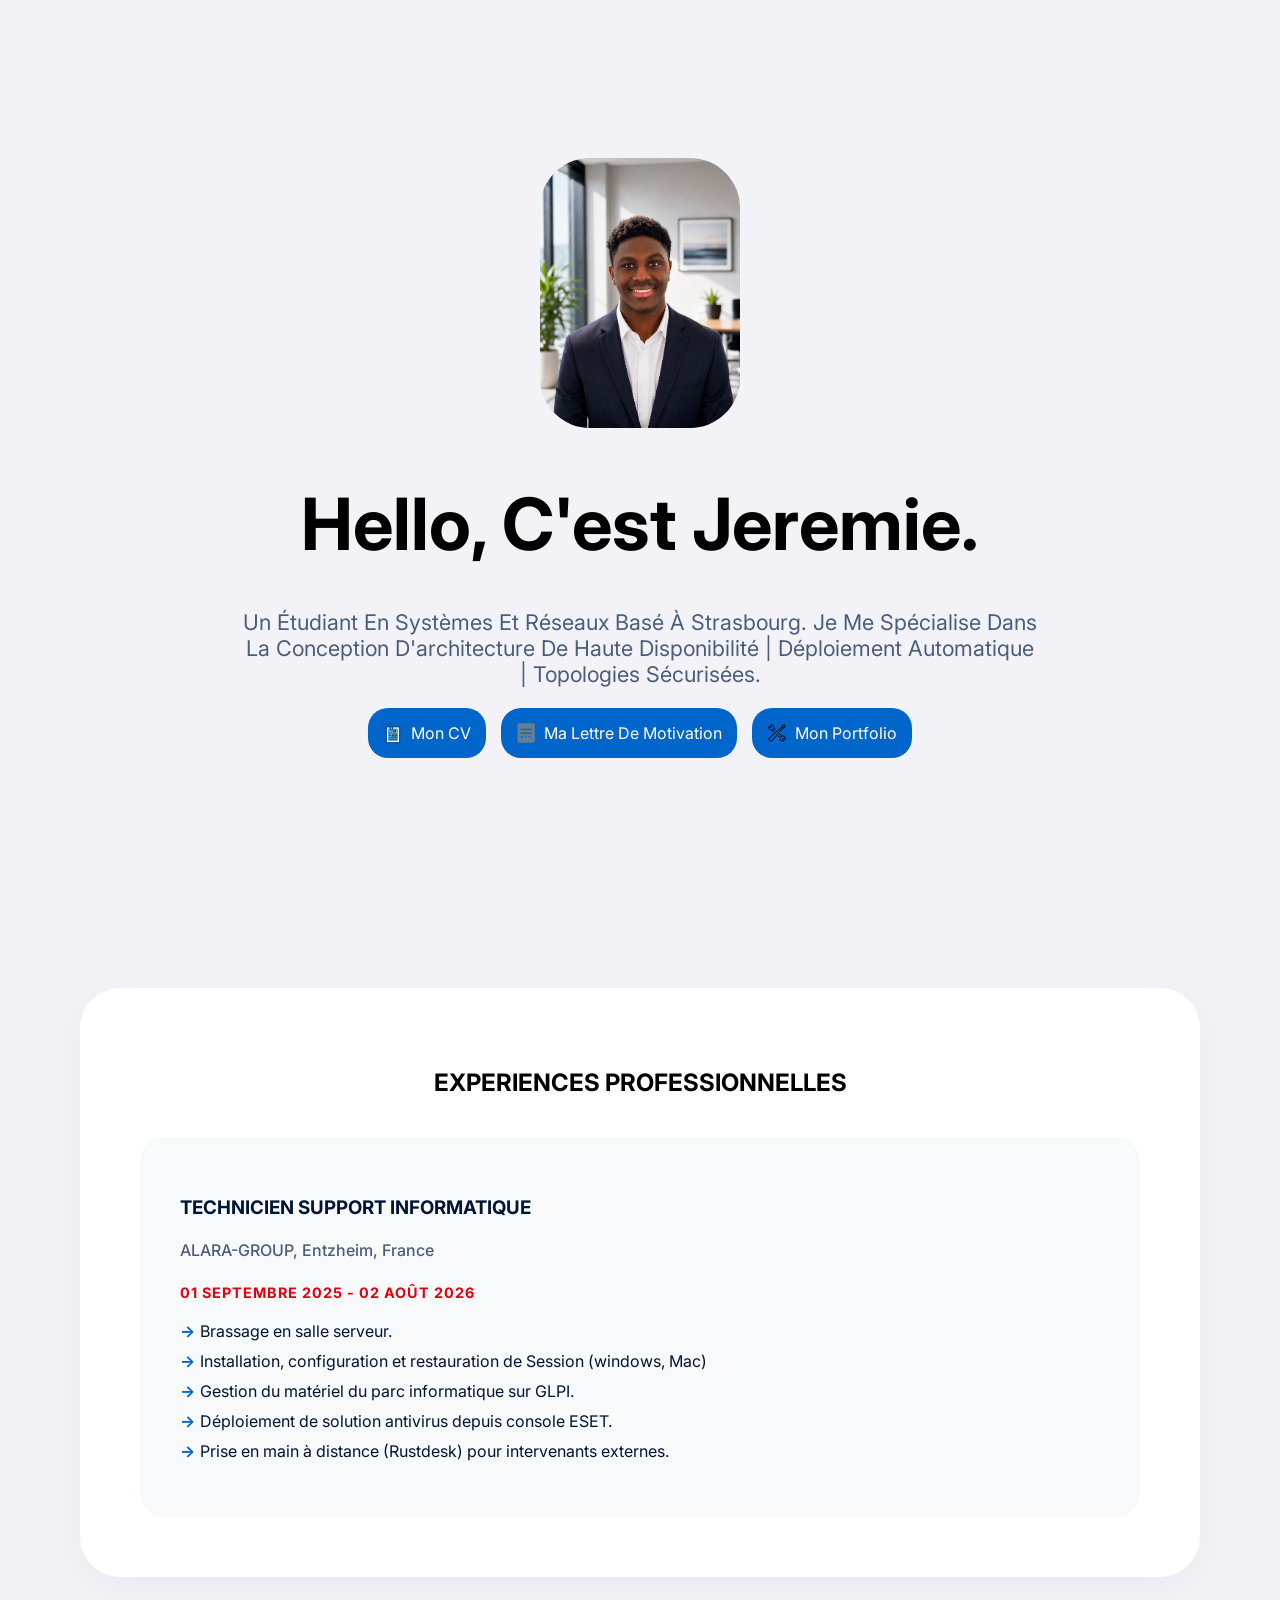
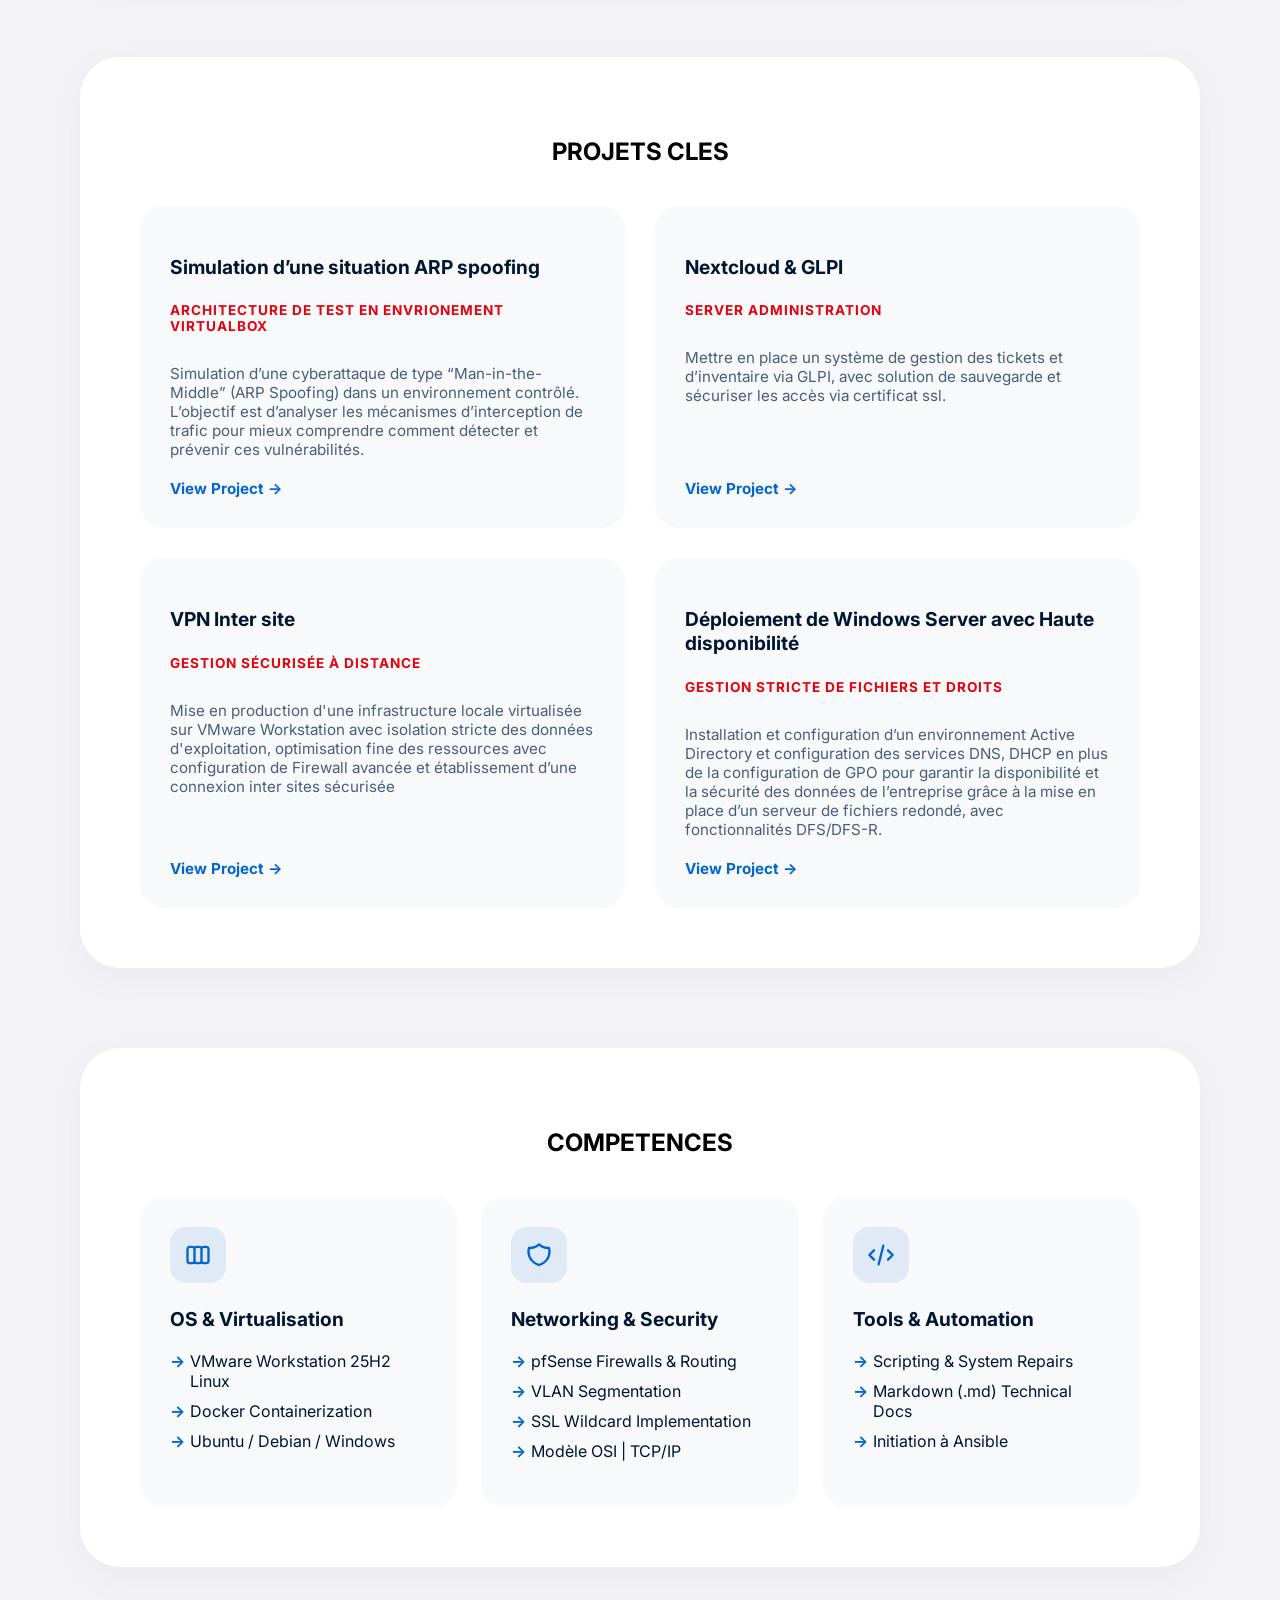
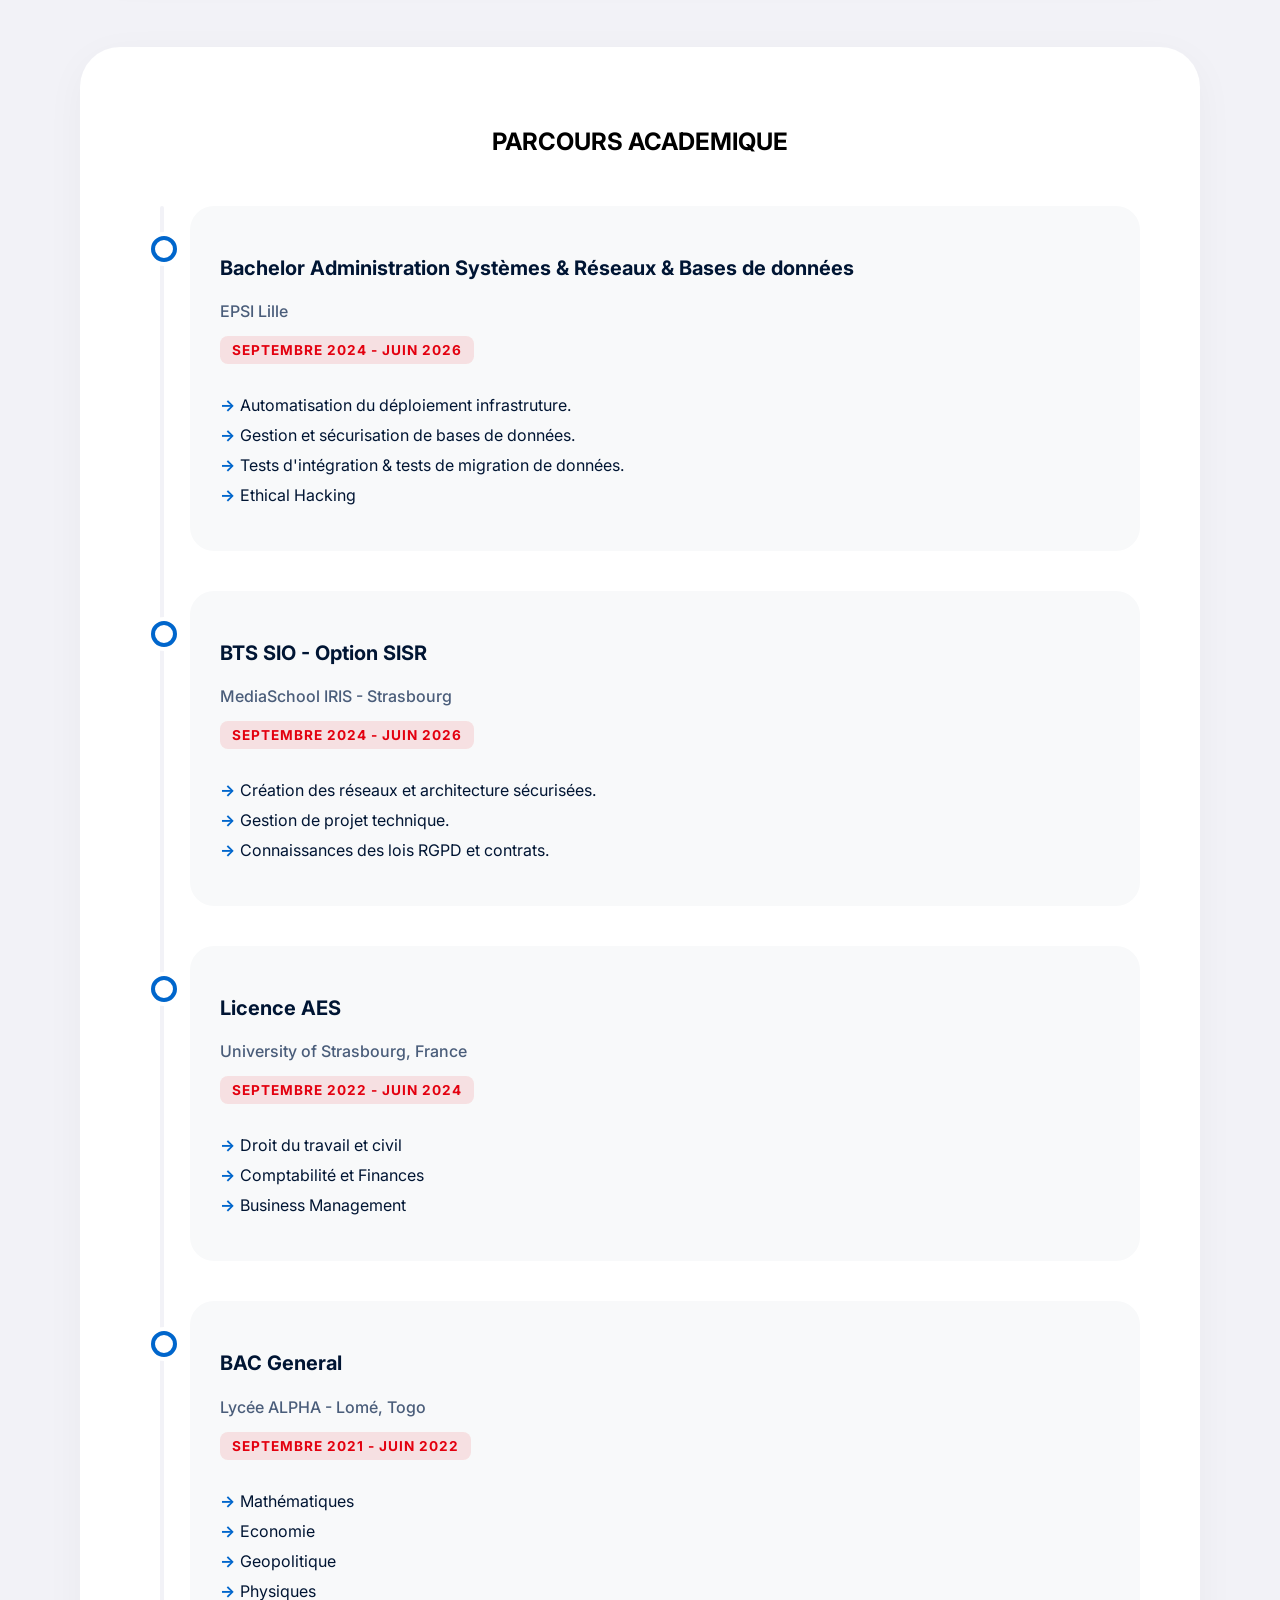
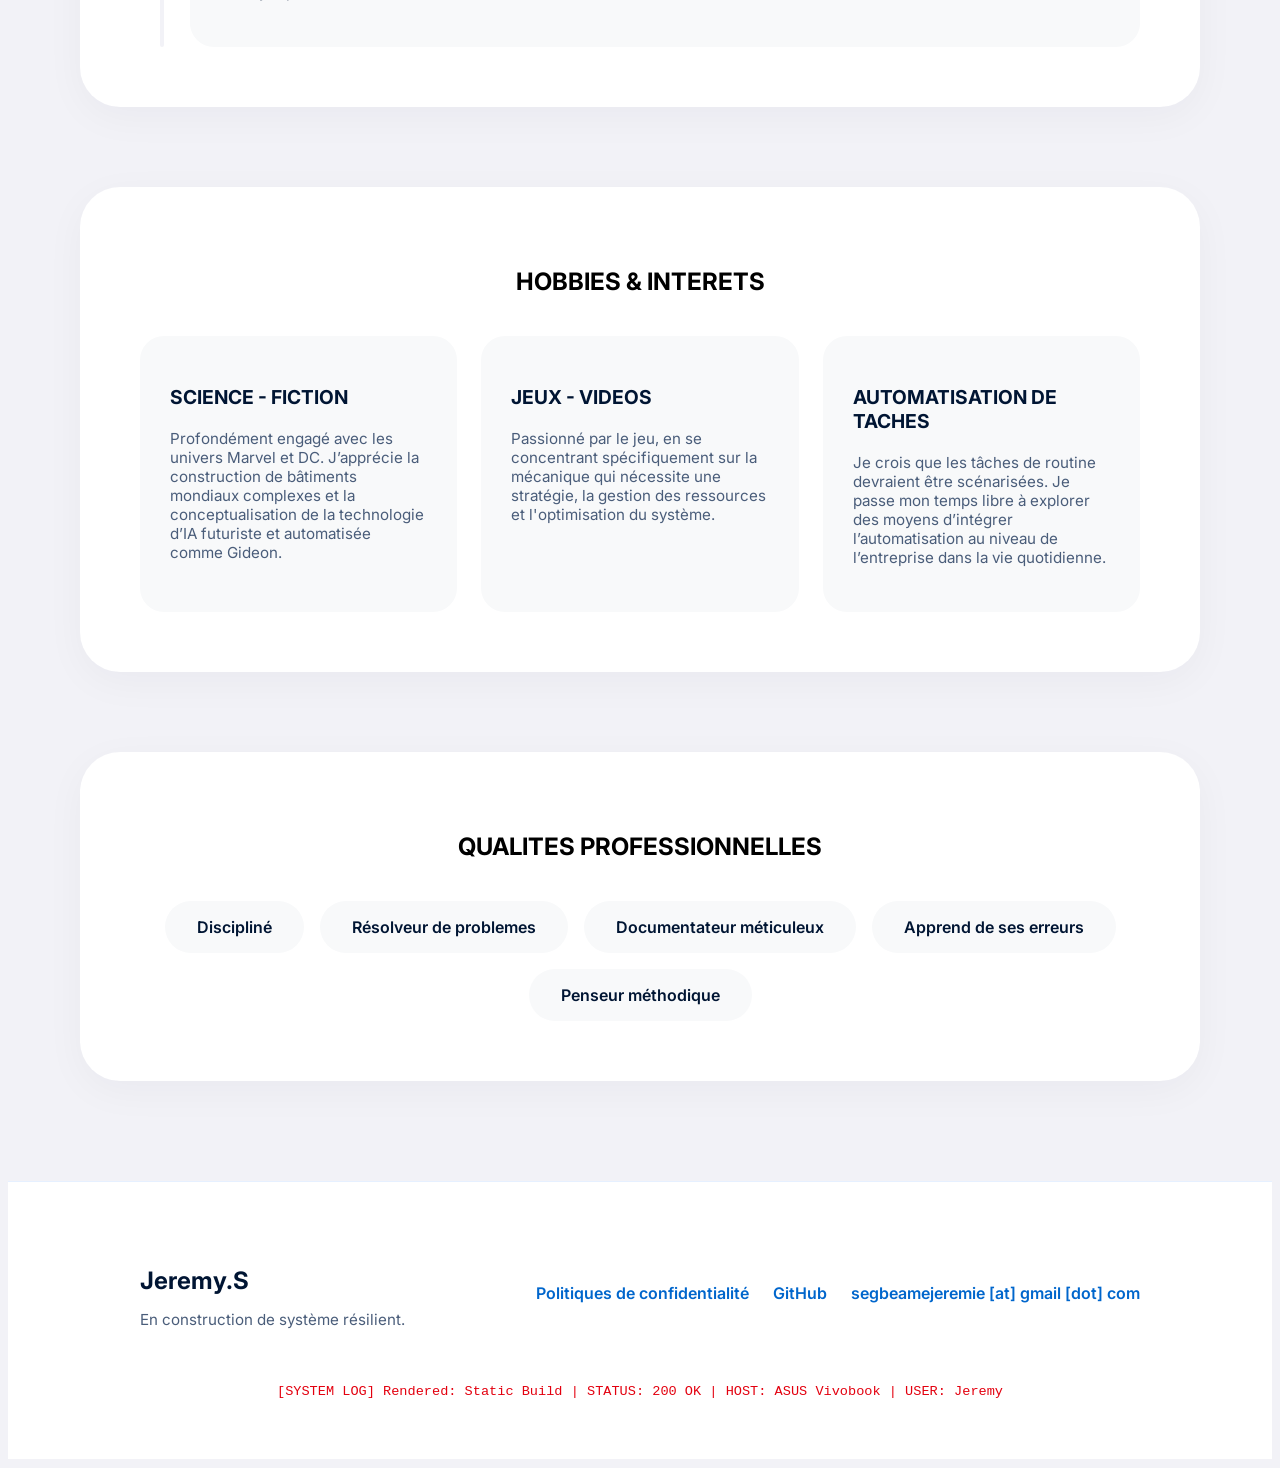
<file: index.html>
<!DOCTYPE html>
<html lang="fr">
<head>
    <meta charset="UTF-8">
    <meta name="viewport" content="width=device-width, initial-scale=1.0">
    <link rel="stylesheet" href="style.css">
    <title>Mon CV</title>
    <link rel="icon" href="Icones/favicon/favicon.ico" />
</head>
<body>
    
    <div class="presentation">
        <header>
            <img src="images/profilpic.PNG" alt="check" class="profil">
        </header>    
        <h1>Hello, C'est Jeremie.</h1>
        <h3>Un étudiant en systèmes et réseaux basé à Strasbourg. Je me spécialise dans la conception d'architecture de haute disponibilité | Déploiement automatique | topologies sécurisées.</h3>

        <div class="boutton">
            <a href="Files/CV-SEGBEAME-Jérémie.pdf" download class="btn-link">
                <img src="Icones/CV.svg" alt="CV Icon" class="resume">
        Mon CV
            </a>

            <a href="Files/Lettre-De-Motivation-SEGBEAME-Jérémie.pdf" download class="btn-link">
                <img src="Icones/coverletter.svg" alt="Letter Icon" class="coverletter">
        Ma lettre de motivation
            </a>
            <a href="#" class="btn-link">
                <img src="Icones/repair.svg" alt="portfolio icon" class="portfolio">
                Mon Portfolio</a>
        </div>
        
    </div>
    <div class="xp">
        <h2>EXPERIENCES PROFESSIONNELLES</h2>
        <div class="xp1">
            <h3>TECHNICIEN SUPPORT INFORMATIQUE</h3>
            <h4>ALARA-GROUP, Entzheim, France</h4>
            <h5>01 Septembre 2025 - 02 Août 2026</h5>
            <ul>
                <li>Brassage en salle serveur.</li>
                <li>Installation, configuration et restauration de Session (windows, Mac)</li>
                <li>Gestion du matériel du parc informatique sur GLPI.</li>
                <li>Déploiement de solution antivirus depuis console ESET.</li>
                <li>Prise en main à distance (Rustdesk) pour intervenants externes.</li>
            </ul>
        </div>
    </div>
    
    <div class="projects-container">
        <h2>PROJETS CLES</h2>
        <div class="projects-grid">
            <div class="project-card">

                <h3>Simulation d’une situation ARP spoofing</h3>
                <h4>Architecture de test en envrionement VirtualBox</h4>
                <p>Simulation d’une cyberattaque de type “Man-in-the-Middle” (ARP Spoofing) dans un environnement contrôlé. L’objectif est d’analyser les mécanismes d’interception de trafic pour mieux comprendre comment détecter et prévenir ces vulnérabilités.</p>
            
                <a href="https://drive.google.com/file/d/1D9DeNWl0Nlgdu1CW0iS-kA5vpXfrNoJC/view?usp=sharing" target="_blank" rel="noopener noreferrer" class="project-link">View Project →</a>
            </div>

            <div class="project-card">
                <h3>Nextcloud & GLPI</h3>
                <h4>Server Administration</h4>
                <p>Mettre en place un système de gestion des tickets et d’inventaire via GLPI, avec solution de sauvegarde et sécuriser les accès via certificat ssl.</p>
                <a href="https://drive.google.com/file/d/1VAzdDjsirNvX75pE-oh9FSYmjHHjqPcA/view?usp=sharing" target="_blank" rel="noopener noreferrer" class="project-link">View Project →</a>
            </div>
            
            <div class="project-card">
                <h3>VPN Inter site</h3>
                <h4>Gestion sécurisée à distance</h4>
                <p>Mise en production d'une infrastructure locale virtualisée sur VMware Workstation avec isolation stricte des données d'exploitation, optimisation fine des ressources avec configuration de Firewall avancée et établissement d’une connexion inter sites sécurisée</p>
                <a href="https://drive.google.com/file/d/1F9DdeuPrm5pihcBrVvqs6YudHYiG_uxa/view?usp=drive_link" target="_blank" rel="noopener noreferrer" class="project-link">View Project →</a>
            </div>
            
            <div class="project-card">
                <h3>Déploiement de Windows Server avec Haute disponibilité</h3>
                <h4>Gestion stricte de fichiers et droits</h4>
                <p>Installation et configuration d’un environnement Active Directory et configuration des services DNS, DHCP en plus de la configuration de GPO pour garantir la disponibilité et la sécurité des données de l’entreprise grâce à la mise en place d’un serveur de fichiers redondé, avec fonctionnalités DFS/DFS-R.</p>
                <a href="https://drive.google.com/file/d/1TiCxKbDBvxcvzimxYP_YeVsdSc_O08SN/view?usp=drive_link" target="_blank" rel="noopener noreferrer" class="project-link">View Project →</a>
            </div>
        </div>
    </div>



    <div class="skills-container">
        <h2>COMPETENCES</h2>
    
        <div class="skills-grid">
            <div class="skill-card">
                <div class="card-icon">
                    <svg fill="none" stroke="currentColor" viewBox="0 0 24 24"><path stroke-linecap="round" stroke-linejoin="round" stroke-width="2" d="M9 17V7m0 10a2 2 0 01-2 2H5a2 2 0 01-2-2V7a2 2 0 012-2h2a2 2 0 012 2m0 10a2 2 0 002 2h2a2 2 0 002-2M9 7a2 2 0 012-2h2a2 2 0 012 2m0 10V7m0 10a2 2 0 002 2h2a2 2 0 002-2V7a2 2 0 00-2-2h-2a2 2 0 00-2 2"></path></svg>
                </div>
                <h3>OS & Virtualisation</h3>
                <ul class="mission-list">
                    <li>VMware Workstation 25H2 Linux</li>
                    <li>Docker Containerization</li>
                    <li>Ubuntu / Debian / Windows</li>
                </ul>
            </div>

            <div class="skill-card">
                <div class="card-icon">
                    <svg fill="none" stroke="currentColor" viewBox="0 0 24 24"><path stroke-linecap="round" stroke-linejoin="round" stroke-width="2" d="M20.618 5.984A11.955 11.955 0 0112 2.944a11.955 11.955 0 01-8.618 3.04A12.02 12.02 0 003 9c0 5.591 3.824 10.29 9 11.622 5.176-1.332 9-6.03 9-11.622 0-1.042-.133-2.052-.382-3.016z"></path></svg>
                </div>
                <h3>Networking & Security</h3>
                <ul class="mission-list">
                    <li>pfSense Firewalls & Routing</li>
                    <li>VLAN Segmentation</li>
                    <li>SSL Wildcard Implementation</li>
                    <li>Modèle OSI | TCP/IP</li>
                </ul>
            </div>

            <div class="skill-card">
                <div class="card-icon">
                    <svg fill="none" stroke="currentColor" viewBox="0 0 24 24"><path stroke-linecap="round" stroke-linejoin="round" stroke-width="2" d="M10 20l4-16m4 4l4 4-4 4M6 16l-4-4 4-4"></path></svg>
                </div>
                <h3>Tools & Automation</h3>
                <ul class="mission-list">
                    <li>Scripting & System Repairs</li>
                    <li>Markdown (.md) Technical Docs</li>
                    <li>Initiation à Ansible</li>
                </ul>
            </div>

        </div>
    </div>



    <div class="academic-container">
        <h2>PARCOURS ACADEMIQUE</h2>
    
        <div class="timeline">
        
            <div class="timeline-item">
                <div class="timeline-dot"></div>
                    <div class="timeline-content">
                        <h3>Bachelor Administration Systèmes & Réseaux & Bases de données</h3>
                        <h4>EPSI Lille</h4>
                        <span class="timeline-date">Septembre 2024 - Juin 2026</span>
                        <ul class="mission-list">
                            <li>Automatisation du déploiement infrastruture.</li>
                            <li>Gestion et sécurisation de bases de données.</li>
                            <li>Tests d'intégration & tests de migration de données.</li>
                            <li>Ethical Hacking</li>
                        </ul>
                    </div>
            </div>

            <div class="timeline-item">
                <div class="timeline-dot"></div>
                    <div class="timeline-content">
                        <h3>BTS SIO - Option SISR</h3>
                        <h4>MediaSchool IRIS - Strasbourg</h4>
                        <span class="timeline-date">Septembre 2024 - Juin 2026</span>
                        <ul class="mission-list">
                            <li>Création des réseaux et architecture sécurisées.</li>
                            <li>Gestion de projet technique.</li>
                            <li>Connaissances des lois RGPD et contrats.</li>
                        </ul>
                    </div>
            </div>

            <div class="timeline-item">
                <div class="timeline-dot"></div>
                    <div class="timeline-content">
                        <h3>Licence AES</h3>
                        <h4>University of Strasbourg, France</h4>
                        <span class="timeline-date">Septembre 2022 - Juin 2024</span>
                        <ul class="mission-list">
                            <li>Droit du travail et civil</li>
                            <li>Comptabilité et Finances</li>
                            <li>Business Management</li>
                        </ul>
                    </div>
            </div>

            <div class="timeline-item">
                <div class="timeline-dot"></div>
                    <div class="timeline-content">
                        <h3>BAC General</h3>
                        <h4>Lycée ALPHA - Lomé, Togo</h4>
                        <span class="timeline-date">Septembre 2021 - Juin 2022</span>
                        <ul class="mission-list">
                            <li>Mathématiques</li>
                            <li>Economie</li>
                            <li>Geopolitique</li>
                            <li>Physiques</li>
                        </ul>
                    </div>
            </div>

        </div>
    </div>




    <div class="hobbies-container" style="background-color: #FFFFFF; border-radius: 40px; padding: 60px; max-width: 1000px; margin: 0 auto 80px auto; box-shadow: 0 10px 40px rgba(0, 21, 51, 0.04);">
        <h2 style="text-align: center; margin-bottom: 40px;">HOBBIES & INTERETS</h2>
    
        <div class="skills-grid">
        
            <div class="skill-card">
                <h3>SCIENCE - FICTION</h3>
                <p style="color: #4A5D7A; font-size: 0.95rem;">Profondément engagé avec les univers Marvel et DC. J’apprécie la construction de bâtiments mondiaux complexes et la conceptualisation de la technologie d’IA futuriste et automatisée comme Gideon.</p>
            </div>

            <div class="skill-card">
                <h3>JEUX - VIDEOS</h3>
                <p style="color: #4A5D7A; font-size: 0.95rem;">Passionné par le jeu, en se concentrant spécifiquement sur la mécanique qui nécessite une stratégie, la gestion des ressources et l'optimisation du système.</p>
            </div>

            <div class="skill-card">
                <h3>AUTOMATISATION DE TACHES</h3>
                <p style="color: #4A5D7A; font-size: 0.95rem;">Je crois que les tâches de routine devraient être scénarisées. Je passe mon temps libre à explorer des moyens d’intégrer l’automatisation au niveau de l’entreprise dans la vie quotidienne.</p>
            </div>

        </div>
    </div>

    <div class="qualities-container" style="background-color: #FFFFFF; border-radius: 40px; padding: 60px; max-width: 1000px; margin: 0 auto 80px auto; box-shadow: 0 10px 40px rgba(0, 21, 51, 0.04);">
        <h2 style="text-align: center; margin-bottom: 40px;">QUALITES PROFESSIONNELLES</h2>
    
        <div class="tag-cloud">
            <div class="quality-tag">Discipliné</div>
                <div class="quality-tag">Résolveur de problemes</div>
                    <div class="quality-tag">Documentateur méticuleux</div>
                        <div class="quality-tag">Apprend de ses erreurs</div>
                            <div class="quality-tag">Penseur méthodique</div>
        </div>
    </div>

    <footer class="site-footer">
        <div class="footer-content">
            <div class="footer-brand">
                <h3>Jeremy.S</h3>
                <p>En construction de système résilient.</p>
            </div>
            
            <div class="footer-links">
                <a href="legal.html">Politiques de confidentialité</a>
                <a href="https://github.com/takentech" target="_blank" rel="noopener noreferrer">GitHub</a>
                <span style="color: #0066CC; font-weight: 600;">
        segbeamejeremie [at] gmail [dot] com
                </span>
            </div>
        </div>
        
        <div class="system-log">
            [SYSTEM LOG] Rendered: Static Build | STATUS: 200 OK | HOST: ASUS Vivobook | USER: Jeremy
        </div>
    </footer>
</body>
</html>
</file>
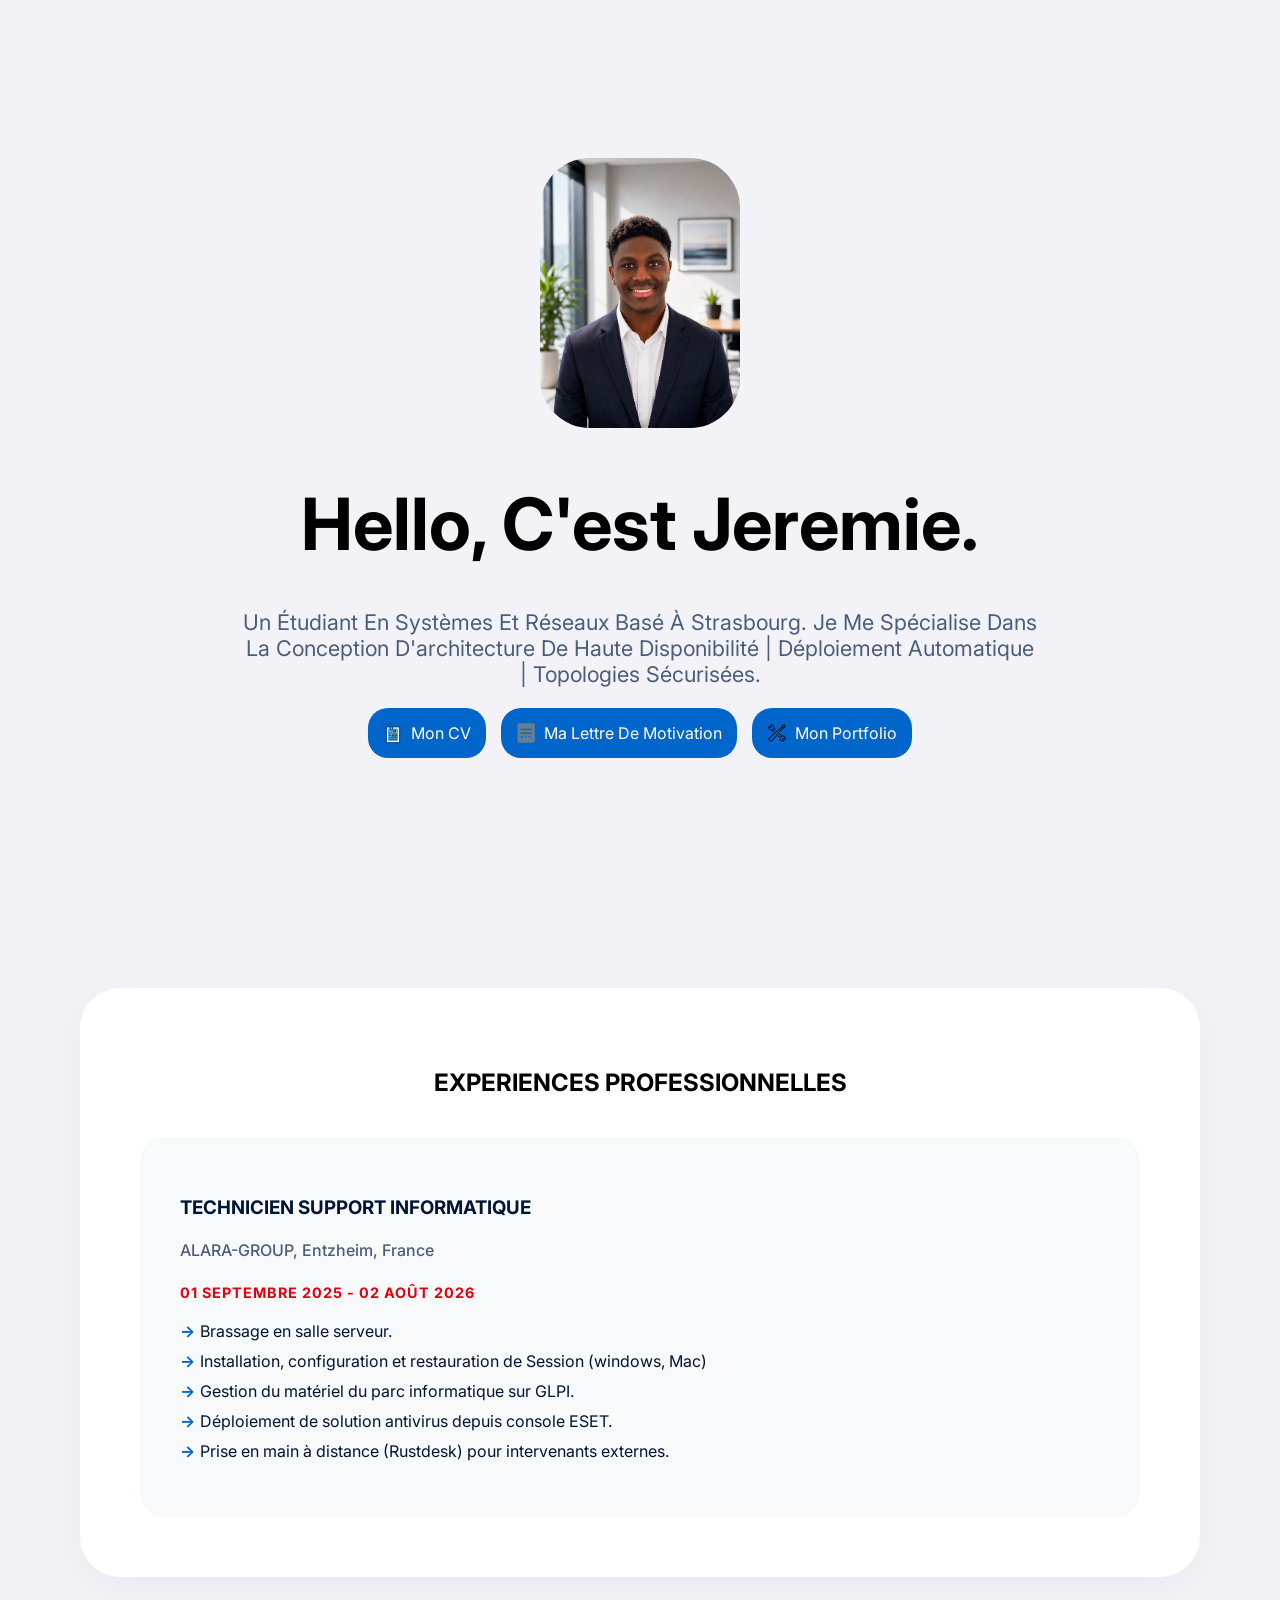
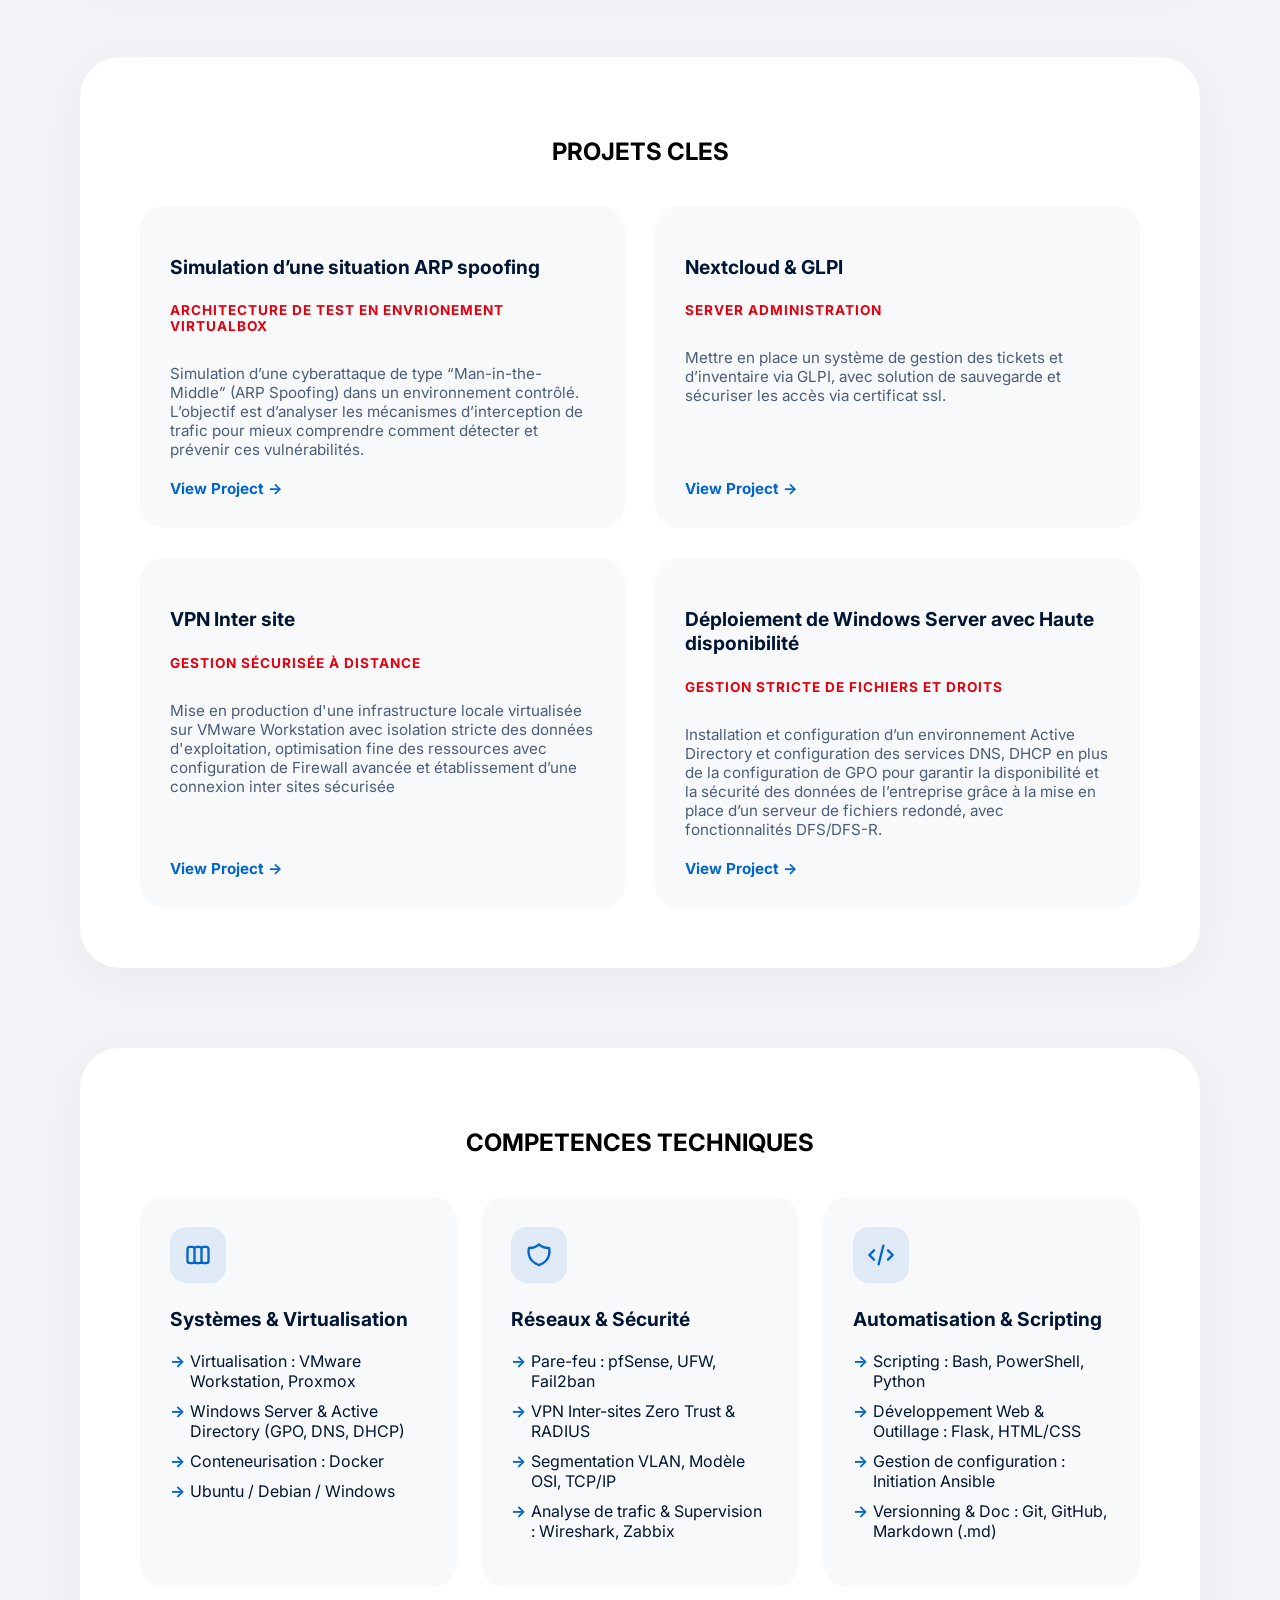
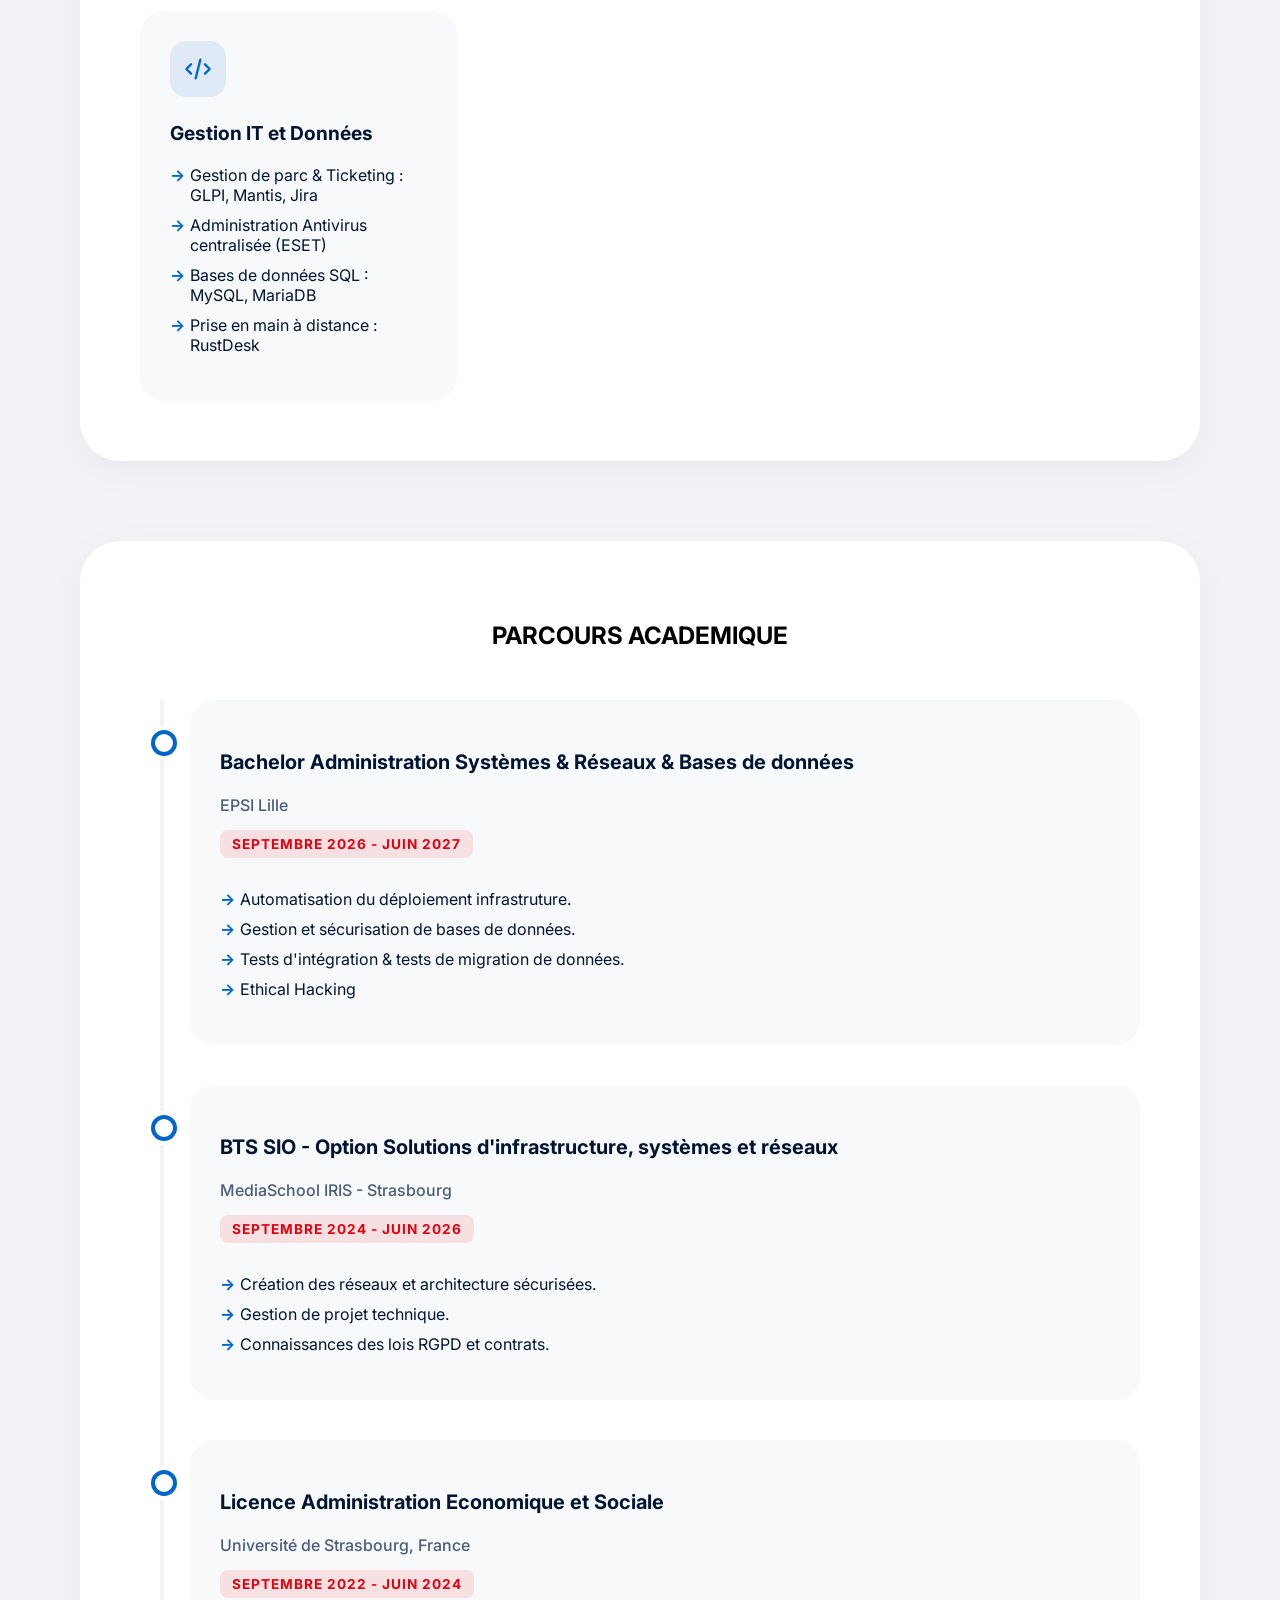
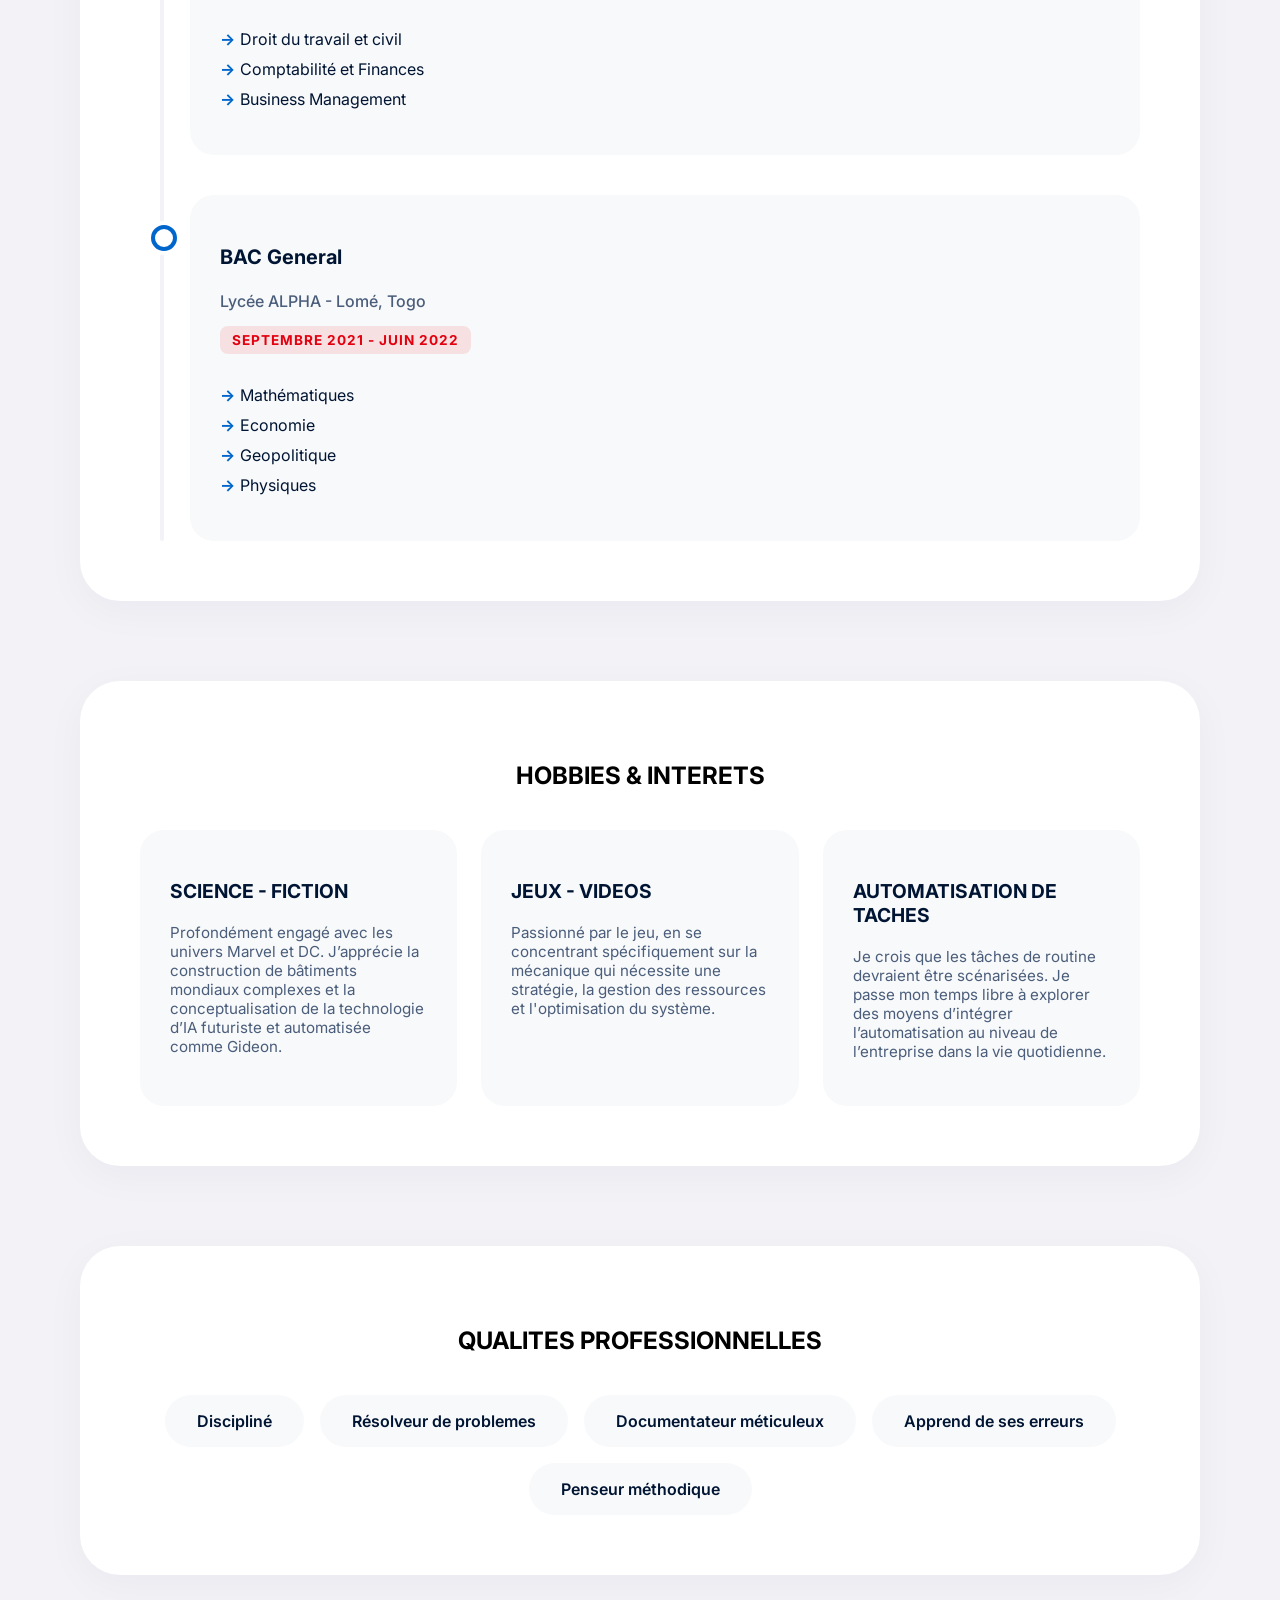
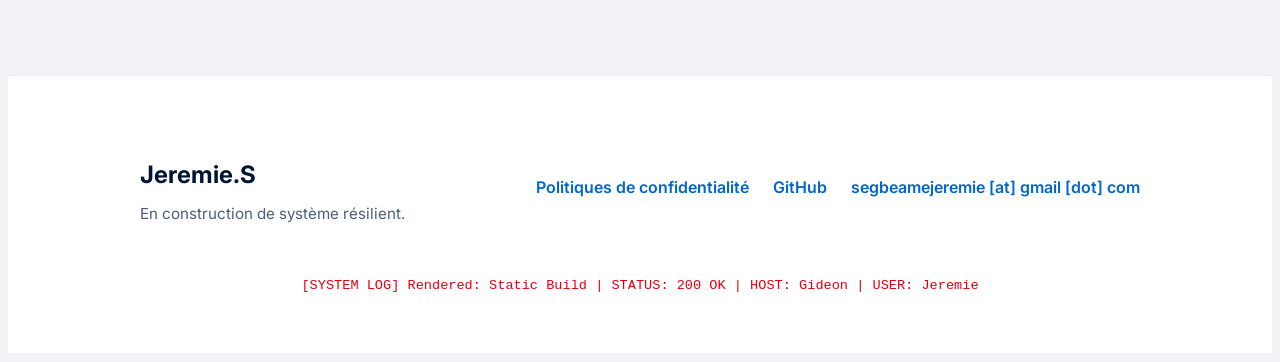
<file: docs/index.html>
<!DOCTYPE html>
<html lang="fr">
<head>
    <meta charset="UTF-8">
    <meta name="viewport" content="width=device-width, initial-scale=1.0">
    <link rel="stylesheet" href="style.css">
    <title>Mon CV</title>
    <link rel="icon" href="/Icones/favicon/favicon.ico" />
</head>
<body>
    <div id="progress-bar"></div>
    <div class="presentation">
        <header>
            <img src="/images/profilpic.PNG" alt="check" class="profil">
        </header>    
        <h1>Hello, C'est Jeremie.</h1>
        <h3>Un étudiant en systèmes et réseaux basé à Strasbourg. Je me spécialise dans la conception d'architecture de haute disponibilité | Déploiement automatique | topologies sécurisées.</h3>

        <div class="boutton">
            <a href="/Files/Admin/CV-Alternant-BAC+3-Technicien-Systèmes-Réseaux-SEGBEAME-Jérémie.pdf" download class="btn-link">
                <img src="/Icones/CV.svg" alt="CV Icon" class="resume">
        Mon CV
            </a>

            <a href="/Files/Admin/Lettre-De-Motivation-SEGBEAME-Jérémie.pdf" download class="btn-link">
                <img src="/Icones/coverletter.svg" alt="Letter Icon" class="coverletter">
        Ma lettre de motivation
            </a>
            <a href="#" class="btn-link">
                <img src="/Icones/repair.svg" alt="portfolio icon" class="portfolio">
                Mon Portfolio</a>
        </div>
        
    </div>
    <div class="xp">
        <h2>EXPERIENCES PROFESSIONNELLES</h2>
        <div class="xp1">
            <h3>TECHNICIEN SUPPORT INFORMATIQUE</h3>
            <h4>ALARA-GROUP, Entzheim, France</h4>
            <h5>01 Septembre 2025 - 02 Août 2026</h5>
            <ul>
                <li>Brassage en salle serveur.</li>
                <li>Installation, configuration et restauration de Session (windows, Mac)</li>
                <li>Gestion du matériel du parc informatique sur GLPI.</li>
                <li>Déploiement de solution antivirus depuis console ESET.</li>
                <li>Prise en main à distance (Rustdesk) pour intervenants externes.</li>
            </ul>
        </div>
    </div>
    
    <div class="projects-container">
        <h2>PROJETS CLES</h2>
        <div class="projects-grid">
            <div class="project-card">

                <h3>Simulation d’une situation ARP spoofing</h3>
                <h4>Architecture de test en envrionement VirtualBox</h4>
                <p>Simulation d’une cyberattaque de type “Man-in-the-Middle” (ARP Spoofing) dans un environnement contrôlé. L’objectif est d’analyser les mécanismes d’interception de trafic pour mieux comprendre comment détecter et prévenir ces vulnérabilités.</p>
            
                <a href="/Files/Documentations/Documentation-ARP-Spoofing.pdf" download rel="noopener noreferrer" class="project-link">View Project →</a>
            </div>

            <div class="project-card">
                <h3>Nextcloud & GLPI</h3>
                <h4>Server Administration</h4>
                <p>Mettre en place un système de gestion des tickets et d’inventaire via GLPI, avec solution de sauvegarde et sécuriser les accès via certificat ssl.</p>
                <a href="/Files/Documentations/Documentation-NextcloudGLPI.pdf" target="_blank" rel="noopener noreferrer" class="project-link">View Project →</a>
            </div>
            
            <div class="project-card">
                <h3>VPN Inter site</h3>
                <h4>Gestion sécurisée à distance</h4>
                <p>Mise en production d'une infrastructure locale virtualisée sur VMware Workstation avec isolation stricte des données d'exploitation, optimisation fine des ressources avec configuration de Firewall avancée et établissement d’une connexion inter sites sécurisée</p>
                <a href="/Files/Documentations/Documentation-VPN.pdf" target="_blank" rel="noopener noreferrer" class="project-link">View Project →</a>
            </div>
            
            <div class="project-card">
                <h3>Déploiement de Windows Server avec Haute disponibilité</h3>
                <h4>Gestion stricte de fichiers et droits</h4>
                <p>Installation et configuration d’un environnement Active Directory et configuration des services DNS, DHCP en plus de la configuration de GPO pour garantir la disponibilité et la sécurité des données de l’entreprise grâce à la mise en place d’un serveur de fichiers redondé, avec fonctionnalités DFS/DFS-R.</p>
                <a href="/Files/Documentations/Documentation-WindowsServer.pdf" target="_blank" rel="noopener noreferrer" class="project-link">View Project →</a>
            </div>
        </div>
    </div>



    <div class="skills-container">
        <h2>COMPETENCES TECHNIQUES</h2>
    
        <div class="skills-grid">
            <div class="skill-card">
                <div class="card-icon">
                    <svg fill="none" stroke="currentColor" viewBox="0 0 24 24"><path stroke-linecap="round" stroke-linejoin="round" stroke-width="2" d="M9 17V7m0 10a2 2 0 01-2 2H5a2 2 0 01-2-2V7a2 2 0 012-2h2a2 2 0 012 2m0 10a2 2 0 002 2h2a2 2 0 002-2M9 7a2 2 0 012-2h2a2 2 0 012 2m0 10V7m0 10a2 2 0 002 2h2a2 2 0 002-2V7a2 2 0 00-2-2h-2a2 2 0 00-2 2"></path></svg>
                </div>
                <!-- Carte 1 : Administration Systèmes & Virtualisation -->

                <h3>Systèmes & Virtualisation</h3>
                <ul class="mission-list">
                    <li>Virtualisation : VMware Workstation, Proxmox</li>
                    <li>Windows Server & Active Directory (GPO, DNS, DHCP)</li>
                    <li>Conteneurisation : Docker</li>
                    <li>Ubuntu / Debian / Windows</li>
                </ul>
            </div>

            <!-- Carte 2 : Réseaux & Sécurité Opérationnelle -->

            <div class="skill-card">
                <div class="card-icon">
                    <svg fill="none" stroke="currentColor" viewBox="0 0 24 24"><path stroke-linecap="round" stroke-linejoin="round" stroke-width="2" d="M20.618 5.984A11.955 11.955 0 0112 2.944a11.955 11.955 0 01-8.618 3.04A12.02 12.02 0 003 9c0 5.591 3.824 10.29 9 11.622 5.176-1.332 9-6.03 9-11.622 0-1.042-.133-2.052-.382-3.016z"></path></svg>
                </div>
                <h3>Réseaux & Sécurité</h3>
                <ul class="mission-list">
                    <li>Pare-feu : pfSense, UFW, Fail2ban</li>
                    <li>VPN Inter-sites Zero Trust & RADIUS</li>
                    <li>Segmentation VLAN, Modèle OSI, TCP/IP</li>
                    <li>Analyse de trafic & Supervision : Wireshark, Zabbix</li>
                </ul>
            </div>

            <!-- Carte 3 : Scripting & Automatisation -->

            <div class="skill-card">
                <div class="card-icon">
                    <svg fill="none" stroke="currentColor" viewBox="0 0 24 24"><path stroke-linecap="round" stroke-linejoin="round" stroke-width="2" d="M10 20l4-16m4 4l4 4-4 4M6 16l-4-4 4-4"></path></svg>
                </div>
                <h3>Automatisation & Scripting</h3>
                <ul class="mission-list">
                    <li>Scripting : Bash, PowerShell, Python</li>
                    <li>Développement Web & Outillage : Flask, HTML/CSS</li>
                    <li>Gestion de configuration : Initiation Ansible</li>
                    <li>Versionning & Doc : Git, GitHub, Markdown (.md)</li>
                </ul>
            </div>
            
            <!-- Carte 4 : Exploitation, ITSM & Bases de Données -->

            <div class="skill-card">
                <div class="card-icon">
                    <svg fill="none" stroke="currentColor" viewBox="0 0 24 24"><path stroke-linecap="round" stroke-linejoin="round" stroke-width="2" d="M10 20l4-16m4 4l4 4-4 4M6 16l-4-4 4-4"></path></svg>
                </div>
                <h3>Gestion IT et Données</h3>
                <ul class="mission-list">
                    <li>Gestion de parc & Ticketing : GLPI, Mantis, Jira</li>
                    <li>Administration Antivirus centralisée (ESET)</li>
                    <li>Bases de données SQL : MySQL, MariaDB</li>
                    <li>Prise en main à distance : RustDesk</li>
                </ul>
            </div>

        </div>
    </div>



    <div class="academic-container">
        <h2>PARCOURS ACADEMIQUE</h2>
    
        <div class="timeline">
        
            <div class="timeline-item">
                <div class="timeline-dot"></div>
                    <div class="timeline-content">
                        <h3>Bachelor Administration Systèmes & Réseaux & Bases de données</h3>
                        <h4>EPSI Lille</h4>
                        <span class="timeline-date">Septembre 2026 - Juin 2027</span>
                        <ul class="mission-list">
                            <li>Automatisation du déploiement infrastruture.</li>
                            <li>Gestion et sécurisation de bases de données.</li>
                            <li>Tests d'intégration & tests de migration de données.</li>
                            <li>Ethical Hacking</li>
                        </ul>
                    </div>
            </div>

            <div class="timeline-item">
                <div class="timeline-dot"></div>
                    <div class="timeline-content">
                        <h3>BTS SIO - Option Solutions d'infrastructure, systèmes et réseaux</h3>
                        <h4>MediaSchool IRIS - Strasbourg</h4>
                        <span class="timeline-date">Septembre 2024 - Juin 2026</span>
                        <ul class="mission-list">
                            <li>Création des réseaux et architecture sécurisées.</li>
                            <li>Gestion de projet technique.</li>
                            <li>Connaissances des lois RGPD et contrats.</li>
                        </ul>
                    </div>
            </div>

            <div class="timeline-item">
                <div class="timeline-dot"></div>
                    <div class="timeline-content">
                        <h3>Licence Administration Economique et Sociale</h3>
                        <h4>Université de Strasbourg, France</h4>
                        <span class="timeline-date">Septembre 2022 - Juin 2024</span>
                        <ul class="mission-list">
                            <li>Droit du travail et civil</li>
                            <li>Comptabilité et Finances</li>
                            <li>Business Management</li>
                        </ul>
                    </div>
            </div>

            <div class="timeline-item">
                <div class="timeline-dot"></div>
                    <div class="timeline-content">
                        <h3>BAC General</h3>
                        <h4>Lycée ALPHA - Lomé, Togo</h4>
                        <span class="timeline-date">Septembre 2021 - Juin 2022</span>
                        <ul class="mission-list">
                            <li>Mathématiques</li>
                            <li>Economie</li>
                            <li>Geopolitique</li>
                            <li>Physiques</li>
                        </ul>
                    </div>
            </div>

        </div>
    </div>




    <div class="hobbies-container" style="background-color: #FFFFFF; border-radius: 40px; padding: 60px; max-width: 1000px; margin: 0 auto 80px auto; box-shadow: 0 10px 40px rgba(0, 21, 51, 0.04);">
        <h2 style="text-align: center; margin-bottom: 40px;">HOBBIES & INTERETS</h2>
    
        <div class="skills-grid">
        
            <div class="skill-card">
                <h3>SCIENCE - FICTION</h3>
                <p style="color: #4A5D7A; font-size: 0.95rem;">Profondément engagé avec les univers Marvel et DC. J’apprécie la construction de bâtiments mondiaux complexes et la conceptualisation de la technologie d’IA futuriste et automatisée comme Gideon.</p>
            </div>

            <div class="skill-card">
                <h3>JEUX - VIDEOS</h3>
                <p style="color: #4A5D7A; font-size: 0.95rem;">Passionné par le jeu, en se concentrant spécifiquement sur la mécanique qui nécessite une stratégie, la gestion des ressources et l'optimisation du système.</p>
            </div>

            <div class="skill-card">
                <h3>AUTOMATISATION DE TACHES</h3>
                <p style="color: #4A5D7A; font-size: 0.95rem;">Je crois que les tâches de routine devraient être scénarisées. Je passe mon temps libre à explorer des moyens d’intégrer l’automatisation au niveau de l’entreprise dans la vie quotidienne.</p>
            </div>

        </div>
    </div>

    <div class="qualities-container" style="background-color: #FFFFFF; border-radius: 40px; padding: 60px; max-width: 1000px; margin: 0 auto 80px auto; box-shadow: 0 10px 40px rgba(0, 21, 51, 0.04);">
        <h2 style="text-align: center; margin-bottom: 40px;">QUALITES PROFESSIONNELLES</h2>
    
        <div class="tag-cloud">
            <div class="quality-tag">Discipliné</div>
                <div class="quality-tag">Résolveur de problemes</div>
                    <div class="quality-tag">Documentateur méticuleux</div>
                        <div class="quality-tag">Apprend de ses erreurs</div>
                            <div class="quality-tag">Penseur méthodique</div>
        </div>
    </div>

    <footer class="site-footer">
        <div class="footer-content">
            <div class="footer-brand">
                <h3>Jeremie.S</h3>
                <p>En construction de système résilient.</p>
            </div>
            
            <div class="footer-links">
                <a href="/docs/legal.html">Politiques de confidentialité</a>
                <a href="https://github.com/SEGBEAMEJeremie" target="_blank" rel="noopener noreferrer">GitHub</a>
                <span style="color: #0066CC; font-weight: 600;">
        segbeamejeremie [at] gmail [dot] com
                </span>
            </div>
        </div>
        
        <div class="system-log">
            [SYSTEM LOG] Rendered: Static Build | STATUS: 200 OK | HOST: Gideon | USER: Jeremie
        </div>
    </footer>
    <!-- Bouton Retour en Haut -->
    <button id="scroll-top-btn" onclick="scrollToTop()" aria-label="Retour en haut">
        ▲
    </button>
    <script src="/docs/script.js" defer></script>
</body>
</html>
</file>
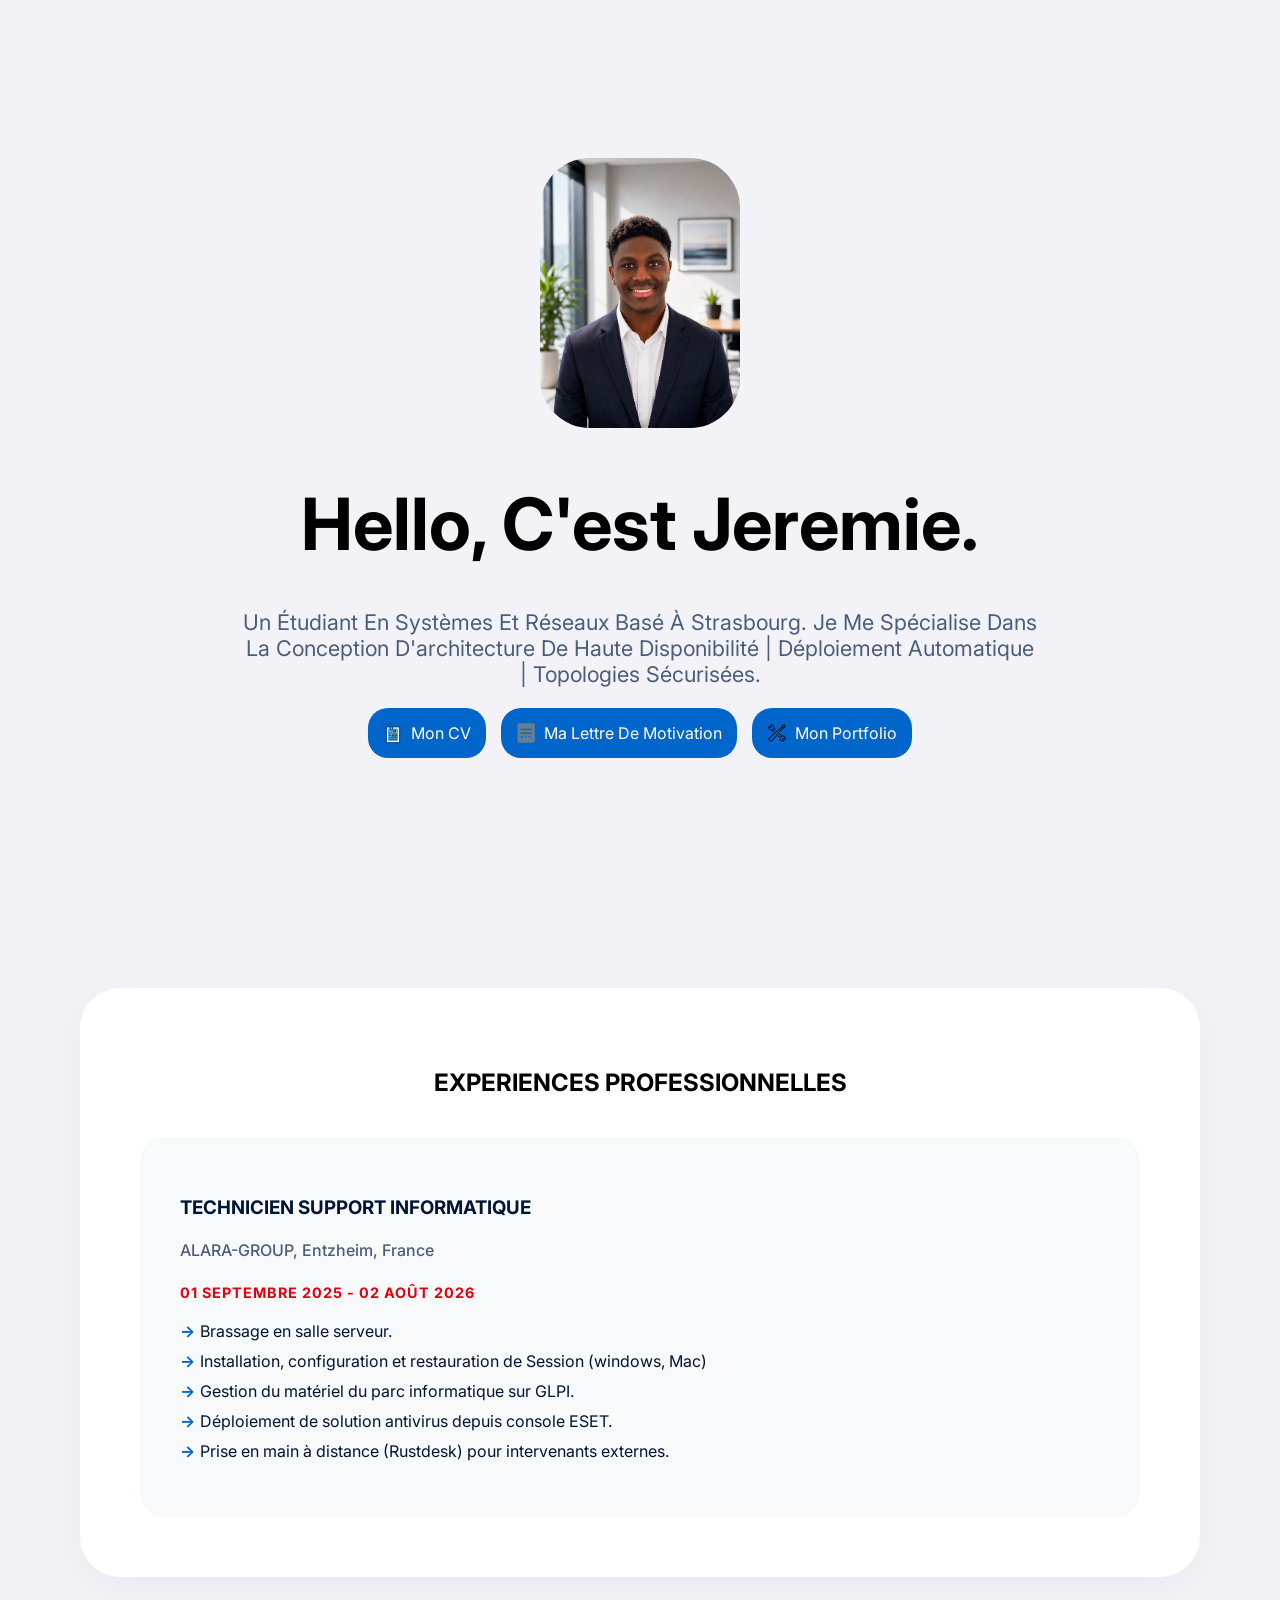
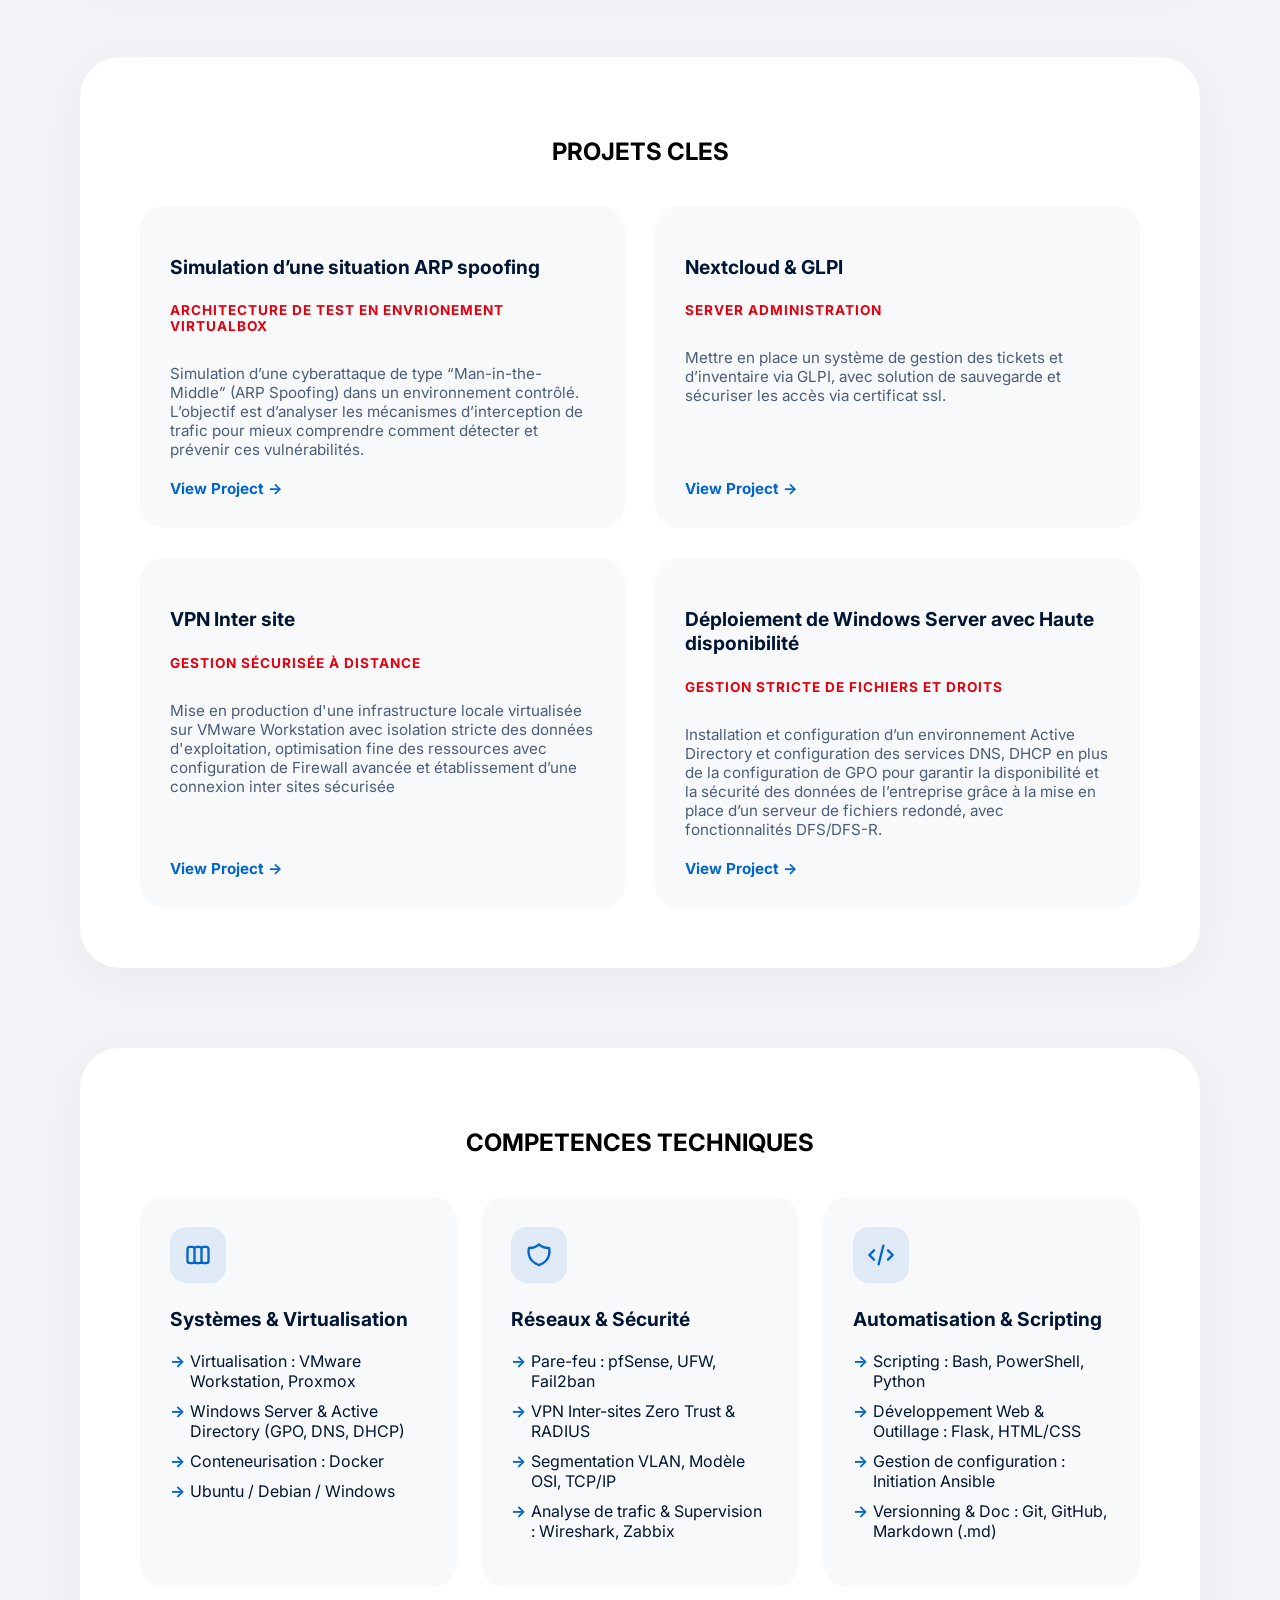
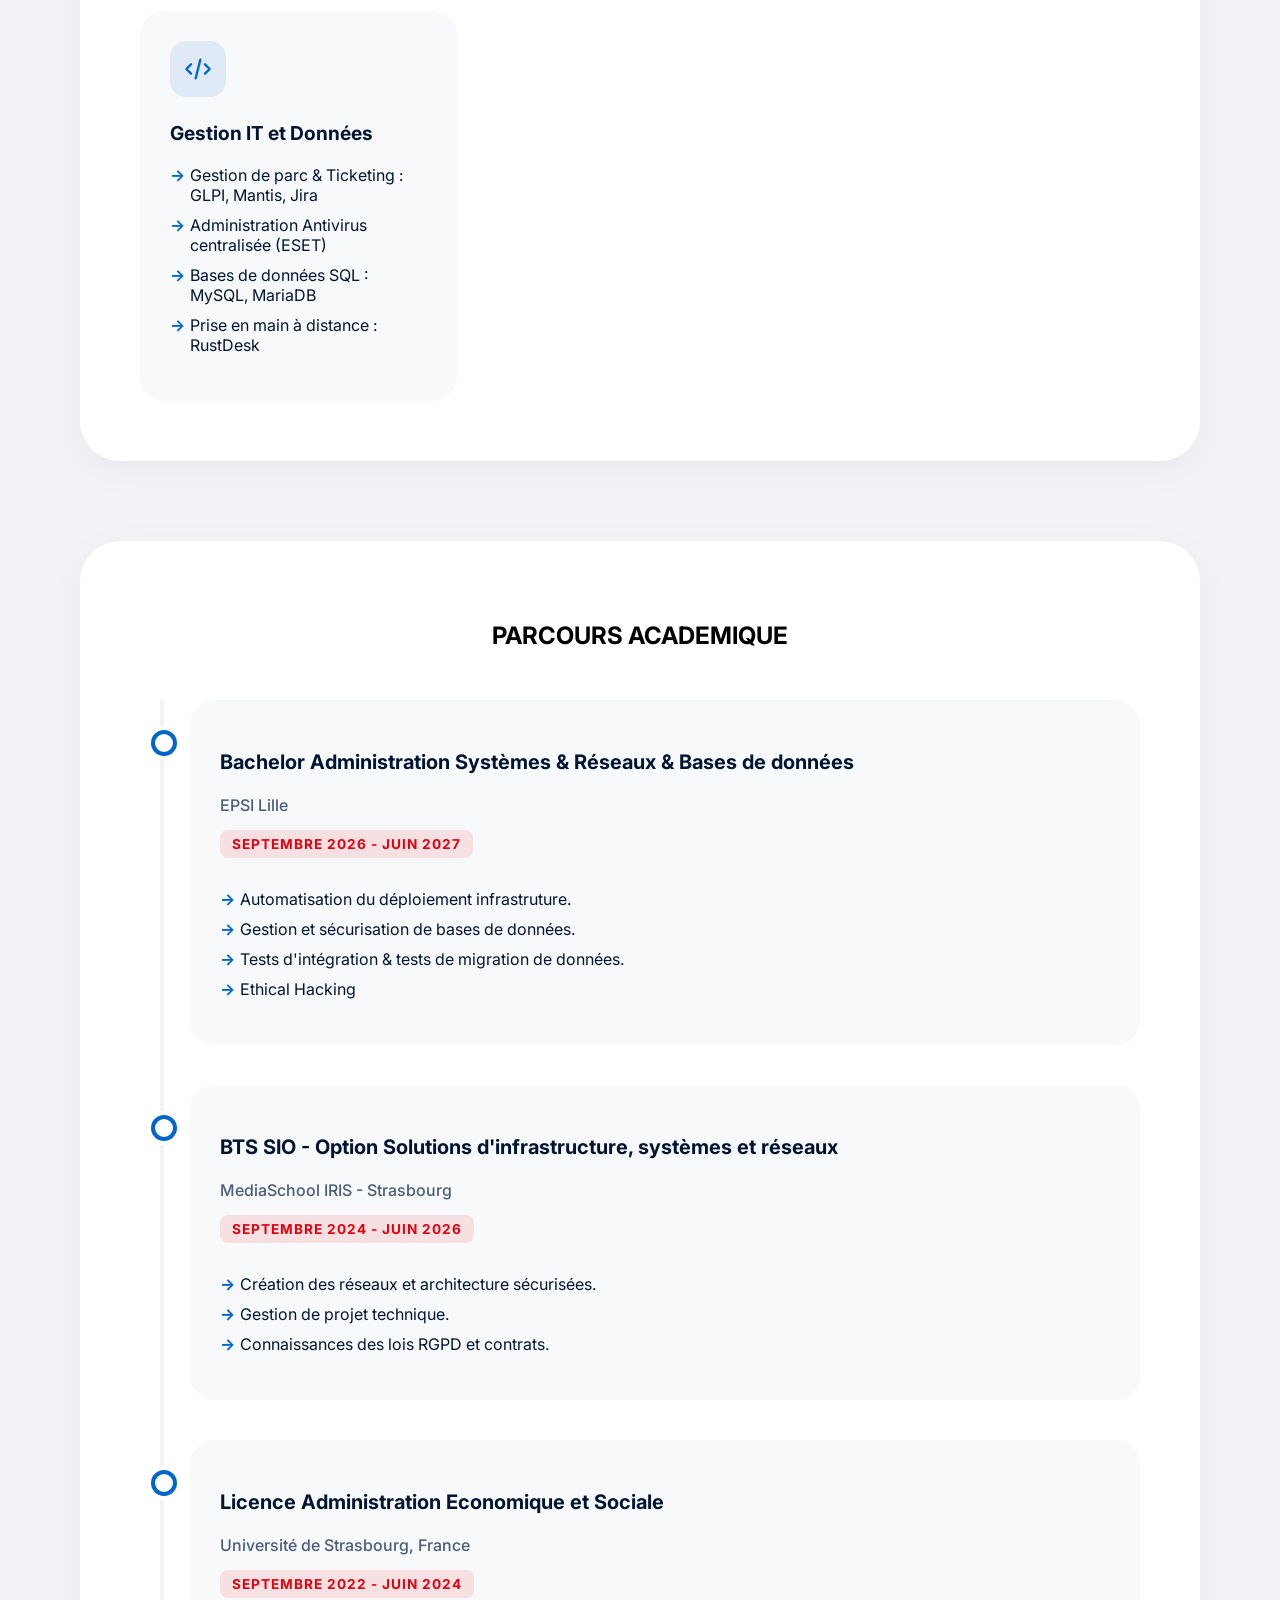
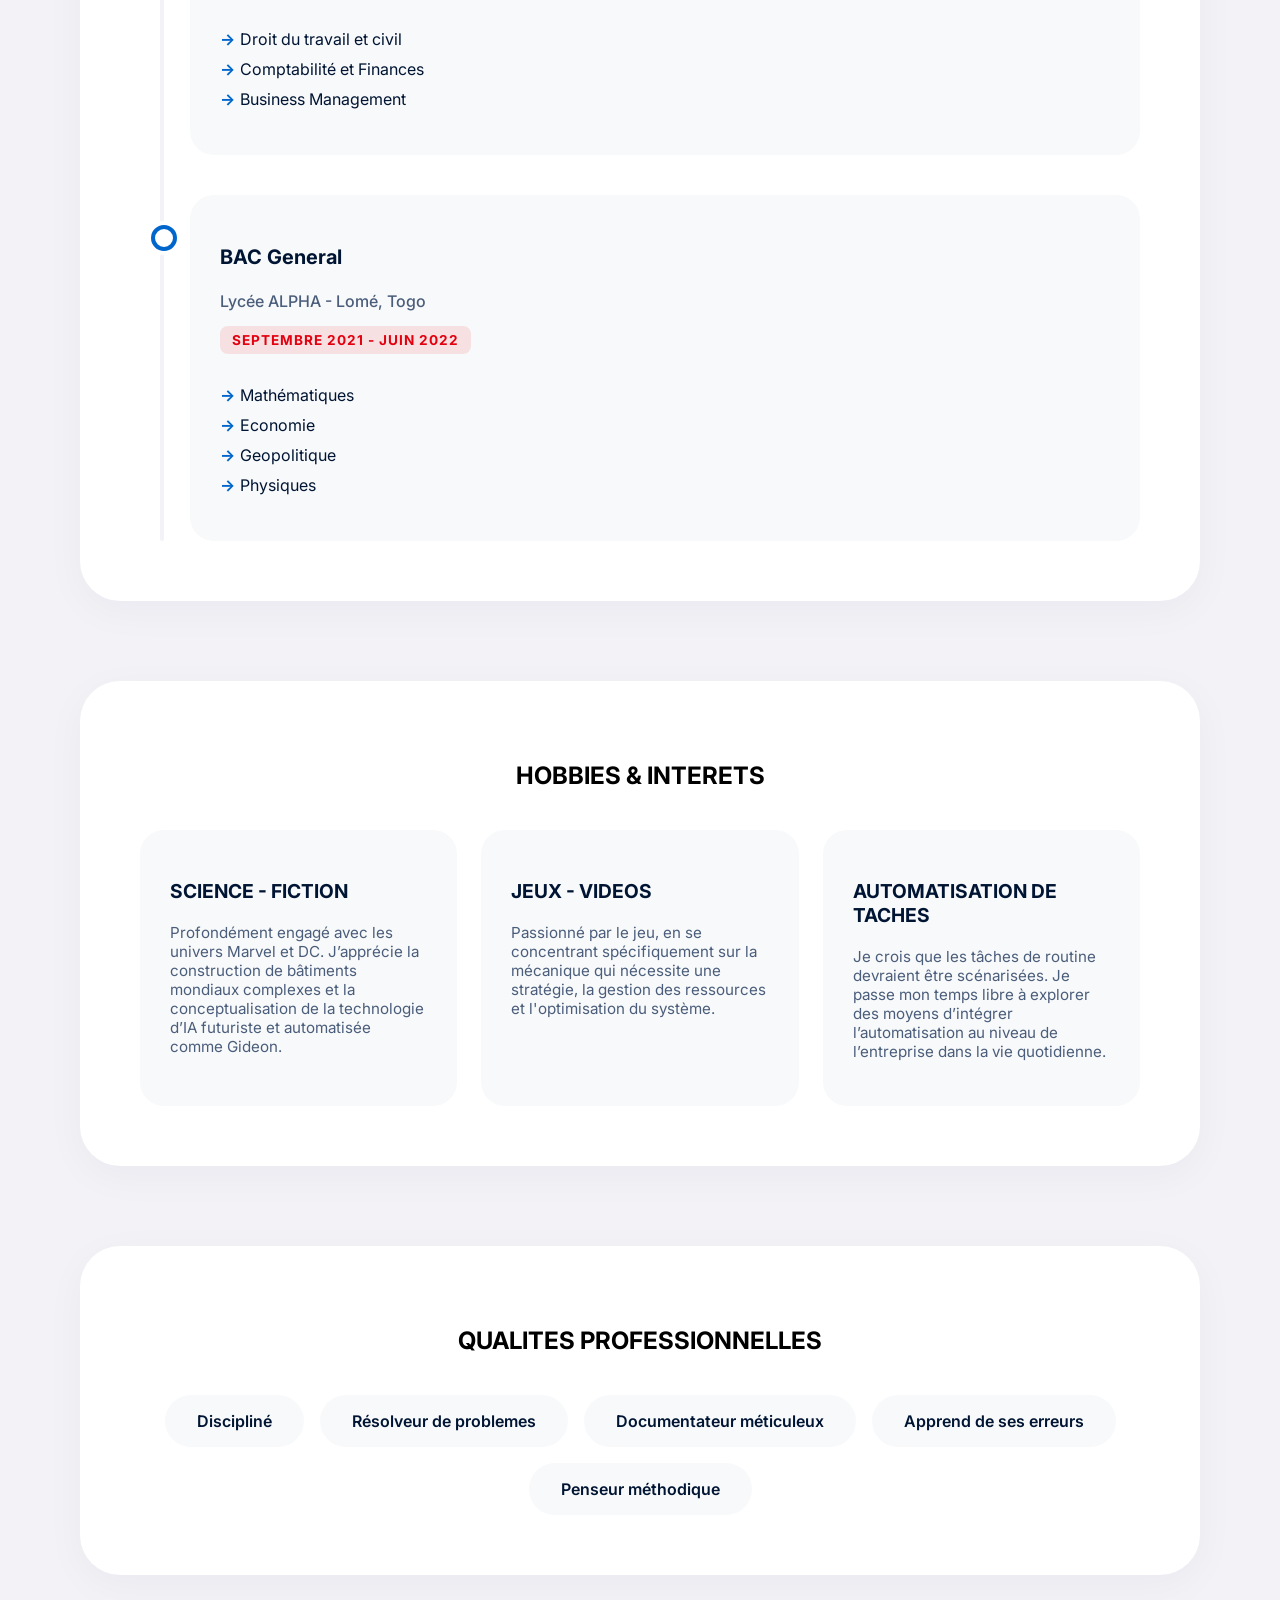
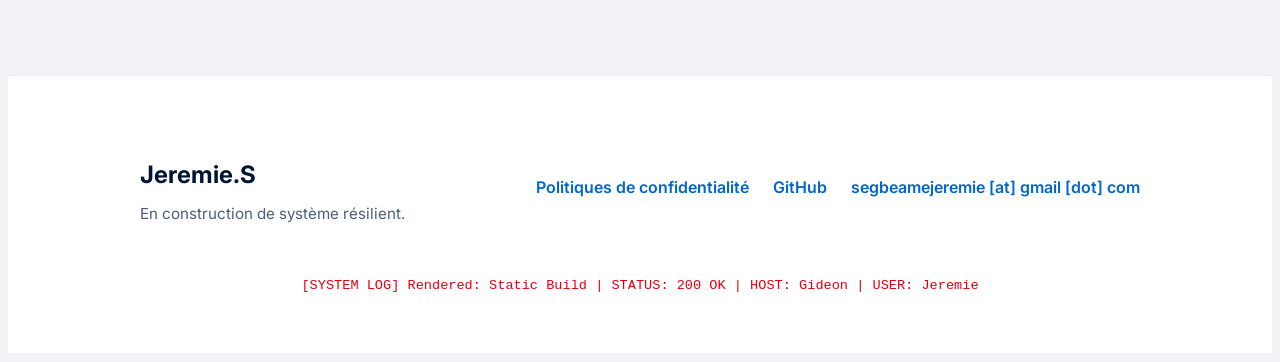
<file: Docs/index.html>
<!DOCTYPE html>
<html lang="fr">
<head>
    <meta charset="UTF-8">
    <meta name="viewport" content="width=device-width, initial-scale=1.0">
    <link rel="stylesheet" href="/docs/style.css">
    <title>Mon CV</title>
    <link rel="icon" href="/Icones/favicon/favicon.ico" />
</head>
<body>
    <div id="progress-bar"></div>
    <div class="presentation">
        <header>
            <img src="/images/profilpic.PNG" alt="check" class="profil">
        </header>    
        <h1>Hello, C'est Jeremie.</h1>
        <h3>Un étudiant en systèmes et réseaux basé à Strasbourg. Je me spécialise dans la conception d'architecture de haute disponibilité | Déploiement automatique | topologies sécurisées.</h3>

        <div class="boutton">
            <a href="/Files/Admin/CV-Alternant-BAC+3-Technicien-Systèmes-Réseaux-SEGBEAME-Jérémie.pdf" download class="btn-link">
                <img src="/Icones/CV.svg" alt="CV Icon" class="resume">
        Mon CV
            </a>

            <a href="/Files/Admin/Lettre-De-Motivation-SEGBEAME-Jérémie.pdf" download class="btn-link">
                <img src="/Icones/coverletter.svg" alt="Letter Icon" class="coverletter">
        Ma lettre de motivation
            </a>
            <a href="#" class="btn-link">
                <img src="/Icones/repair.svg" alt="portfolio icon" class="portfolio">
                Mon Portfolio</a>
        </div>
        
    </div>
    <div class="xp">
        <h2>EXPERIENCES PROFESSIONNELLES</h2>
        <div class="xp1">
            <h3>TECHNICIEN SUPPORT INFORMATIQUE</h3>
            <h4>ALARA-GROUP, Entzheim, France</h4>
            <h5>01 Septembre 2025 - 02 Août 2026</h5>
            <ul>
                <li>Brassage en salle serveur.</li>
                <li>Installation, configuration et restauration de Session (windows, Mac)</li>
                <li>Gestion du matériel du parc informatique sur GLPI.</li>
                <li>Déploiement de solution antivirus depuis console ESET.</li>
                <li>Prise en main à distance (Rustdesk) pour intervenants externes.</li>
            </ul>
        </div>
    </div>
    
    <div class="projects-container">
        <h2>PROJETS CLES</h2>
        <div class="projects-grid">
            <div class="project-card">

                <h3>Simulation d’une situation ARP spoofing</h3>
                <h4>Architecture de test en envrionement VirtualBox</h4>
                <p>Simulation d’une cyberattaque de type “Man-in-the-Middle” (ARP Spoofing) dans un environnement contrôlé. L’objectif est d’analyser les mécanismes d’interception de trafic pour mieux comprendre comment détecter et prévenir ces vulnérabilités.</p>
            
                <a href="/Files/Documentations/Documentation-ARP-Spoofing.pdf" download rel="noopener noreferrer" class="project-link">View Project →</a>
            </div>

            <div class="project-card">
                <h3>Nextcloud & GLPI</h3>
                <h4>Server Administration</h4>
                <p>Mettre en place un système de gestion des tickets et d’inventaire via GLPI, avec solution de sauvegarde et sécuriser les accès via certificat ssl.</p>
                <a href="/Files/Documentations/Documentation-NextcloudGLPI.pdf" target="_blank" rel="noopener noreferrer" class="project-link">View Project →</a>
            </div>
            
            <div class="project-card">
                <h3>VPN Inter site</h3>
                <h4>Gestion sécurisée à distance</h4>
                <p>Mise en production d'une infrastructure locale virtualisée sur VMware Workstation avec isolation stricte des données d'exploitation, optimisation fine des ressources avec configuration de Firewall avancée et établissement d’une connexion inter sites sécurisée</p>
                <a href="/Files/Documentations/Documentation-VPN.pdf" target="_blank" rel="noopener noreferrer" class="project-link">View Project →</a>
            </div>
            
            <div class="project-card">
                <h3>Déploiement de Windows Server avec Haute disponibilité</h3>
                <h4>Gestion stricte de fichiers et droits</h4>
                <p>Installation et configuration d’un environnement Active Directory et configuration des services DNS, DHCP en plus de la configuration de GPO pour garantir la disponibilité et la sécurité des données de l’entreprise grâce à la mise en place d’un serveur de fichiers redondé, avec fonctionnalités DFS/DFS-R.</p>
                <a href="/Files/Documentations/Documentation-WindowsServer.pdf" target="_blank" rel="noopener noreferrer" class="project-link">View Project →</a>
            </div>
        </div>
    </div>



    <div class="skills-container">
        <h2>COMPETENCES TECHNIQUES</h2>
    
        <div class="skills-grid">
            <div class="skill-card">
                <div class="card-icon">
                    <svg fill="none" stroke="currentColor" viewBox="0 0 24 24"><path stroke-linecap="round" stroke-linejoin="round" stroke-width="2" d="M9 17V7m0 10a2 2 0 01-2 2H5a2 2 0 01-2-2V7a2 2 0 012-2h2a2 2 0 012 2m0 10a2 2 0 002 2h2a2 2 0 002-2M9 7a2 2 0 012-2h2a2 2 0 012 2m0 10V7m0 10a2 2 0 002 2h2a2 2 0 002-2V7a2 2 0 00-2-2h-2a2 2 0 00-2 2"></path></svg>
                </div>
                <!-- Carte 1 : Administration Systèmes & Virtualisation -->

                <h3>Systèmes & Virtualisation</h3>
                <ul class="mission-list">
                    <li>Virtualisation : VMware Workstation, Proxmox</li>
                    <li>Windows Server & Active Directory (GPO, DNS, DHCP)</li>
                    <li>Conteneurisation : Docker</li>
                    <li>Ubuntu / Debian / Windows</li>
                </ul>
            </div>

            <!-- Carte 2 : Réseaux & Sécurité Opérationnelle -->

            <div class="skill-card">
                <div class="card-icon">
                    <svg fill="none" stroke="currentColor" viewBox="0 0 24 24"><path stroke-linecap="round" stroke-linejoin="round" stroke-width="2" d="M20.618 5.984A11.955 11.955 0 0112 2.944a11.955 11.955 0 01-8.618 3.04A12.02 12.02 0 003 9c0 5.591 3.824 10.29 9 11.622 5.176-1.332 9-6.03 9-11.622 0-1.042-.133-2.052-.382-3.016z"></path></svg>
                </div>
                <h3>Réseaux & Sécurité</h3>
                <ul class="mission-list">
                    <li>Pare-feu : pfSense, UFW, Fail2ban</li>
                    <li>VPN Inter-sites Zero Trust & RADIUS</li>
                    <li>Segmentation VLAN, Modèle OSI, TCP/IP</li>
                    <li>Analyse de trafic & Supervision : Wireshark, Zabbix</li>
                </ul>
            </div>

            <!-- Carte 3 : Scripting & Automatisation -->

            <div class="skill-card">
                <div class="card-icon">
                    <svg fill="none" stroke="currentColor" viewBox="0 0 24 24"><path stroke-linecap="round" stroke-linejoin="round" stroke-width="2" d="M10 20l4-16m4 4l4 4-4 4M6 16l-4-4 4-4"></path></svg>
                </div>
                <h3>Automatisation & Scripting</h3>
                <ul class="mission-list">
                    <li>Scripting : Bash, PowerShell, Python</li>
                    <li>Développement Web & Outillage : Flask, HTML/CSS</li>
                    <li>Gestion de configuration : Initiation Ansible</li>
                    <li>Versionning & Doc : Git, GitHub, Markdown (.md)</li>
                </ul>
            </div>
            
            <!-- Carte 4 : Exploitation, ITSM & Bases de Données -->

            <div class="skill-card">
                <div class="card-icon">
                    <svg fill="none" stroke="currentColor" viewBox="0 0 24 24"><path stroke-linecap="round" stroke-linejoin="round" stroke-width="2" d="M10 20l4-16m4 4l4 4-4 4M6 16l-4-4 4-4"></path></svg>
                </div>
                <h3>Gestion IT et Données</h3>
                <ul class="mission-list">
                    <li>Gestion de parc & Ticketing : GLPI, Mantis, Jira</li>
                    <li>Administration Antivirus centralisée (ESET)</li>
                    <li>Bases de données SQL : MySQL, MariaDB</li>
                    <li>Prise en main à distance : RustDesk</li>
                </ul>
            </div>

        </div>
    </div>



    <div class="academic-container">
        <h2>PARCOURS ACADEMIQUE</h2>
    
        <div class="timeline">
        
            <div class="timeline-item">
                <div class="timeline-dot"></div>
                    <div class="timeline-content">
                        <h3>Bachelor Administration Systèmes & Réseaux & Bases de données</h3>
                        <h4>EPSI Lille</h4>
                        <span class="timeline-date">Septembre 2026 - Juin 2027</span>
                        <ul class="mission-list">
                            <li>Automatisation du déploiement infrastruture.</li>
                            <li>Gestion et sécurisation de bases de données.</li>
                            <li>Tests d'intégration & tests de migration de données.</li>
                            <li>Ethical Hacking</li>
                        </ul>
                    </div>
            </div>

            <div class="timeline-item">
                <div class="timeline-dot"></div>
                    <div class="timeline-content">
                        <h3>BTS SIO - Option Solutions d'infrastructure, systèmes et réseaux</h3>
                        <h4>MediaSchool IRIS - Strasbourg</h4>
                        <span class="timeline-date">Septembre 2024 - Juin 2026</span>
                        <ul class="mission-list">
                            <li>Création des réseaux et architecture sécurisées.</li>
                            <li>Gestion de projet technique.</li>
                            <li>Connaissances des lois RGPD et contrats.</li>
                        </ul>
                    </div>
            </div>

            <div class="timeline-item">
                <div class="timeline-dot"></div>
                    <div class="timeline-content">
                        <h3>Licence Administration Economique et Sociale</h3>
                        <h4>Université de Strasbourg, France</h4>
                        <span class="timeline-date">Septembre 2022 - Juin 2024</span>
                        <ul class="mission-list">
                            <li>Droit du travail et civil</li>
                            <li>Comptabilité et Finances</li>
                            <li>Business Management</li>
                        </ul>
                    </div>
            </div>

            <div class="timeline-item">
                <div class="timeline-dot"></div>
                    <div class="timeline-content">
                        <h3>BAC General</h3>
                        <h4>Lycée ALPHA - Lomé, Togo</h4>
                        <span class="timeline-date">Septembre 2021 - Juin 2022</span>
                        <ul class="mission-list">
                            <li>Mathématiques</li>
                            <li>Economie</li>
                            <li>Geopolitique</li>
                            <li>Physiques</li>
                        </ul>
                    </div>
            </div>

        </div>
    </div>




    <div class="hobbies-container" style="background-color: #FFFFFF; border-radius: 40px; padding: 60px; max-width: 1000px; margin: 0 auto 80px auto; box-shadow: 0 10px 40px rgba(0, 21, 51, 0.04);">
        <h2 style="text-align: center; margin-bottom: 40px;">HOBBIES & INTERETS</h2>
    
        <div class="skills-grid">
        
            <div class="skill-card">
                <h3>SCIENCE - FICTION</h3>
                <p style="color: #4A5D7A; font-size: 0.95rem;">Profondément engagé avec les univers Marvel et DC. J’apprécie la construction de bâtiments mondiaux complexes et la conceptualisation de la technologie d’IA futuriste et automatisée comme Gideon.</p>
            </div>

            <div class="skill-card">
                <h3>JEUX - VIDEOS</h3>
                <p style="color: #4A5D7A; font-size: 0.95rem;">Passionné par le jeu, en se concentrant spécifiquement sur la mécanique qui nécessite une stratégie, la gestion des ressources et l'optimisation du système.</p>
            </div>

            <div class="skill-card">
                <h3>AUTOMATISATION DE TACHES</h3>
                <p style="color: #4A5D7A; font-size: 0.95rem;">Je crois que les tâches de routine devraient être scénarisées. Je passe mon temps libre à explorer des moyens d’intégrer l’automatisation au niveau de l’entreprise dans la vie quotidienne.</p>
            </div>

        </div>
    </div>

    <div class="qualities-container" style="background-color: #FFFFFF; border-radius: 40px; padding: 60px; max-width: 1000px; margin: 0 auto 80px auto; box-shadow: 0 10px 40px rgba(0, 21, 51, 0.04);">
        <h2 style="text-align: center; margin-bottom: 40px;">QUALITES PROFESSIONNELLES</h2>
    
        <div class="tag-cloud">
            <div class="quality-tag">Discipliné</div>
                <div class="quality-tag">Résolveur de problemes</div>
                    <div class="quality-tag">Documentateur méticuleux</div>
                        <div class="quality-tag">Apprend de ses erreurs</div>
                            <div class="quality-tag">Penseur méthodique</div>
        </div>
    </div>

    <footer class="site-footer">
        <div class="footer-content">
            <div class="footer-brand">
                <h3>Jeremie.S</h3>
                <p>En construction de système résilient.</p>
            </div>
            
            <div class="footer-links">
                <a href="/docs/legal.html">Politiques de confidentialité</a>
                <a href="https://github.com/SEGBEAMEJeremie" target="_blank" rel="noopener noreferrer">GitHub</a>
                <span style="color: #0066CC; font-weight: 600;">
        segbeamejeremie [at] gmail [dot] com
                </span>
            </div>
        </div>
        
        <div class="system-log">
            [SYSTEM LOG] Rendered: Static Build | STATUS: 200 OK | HOST: Gideon | USER: Jeremie
        </div>
    </footer>
    <!-- Bouton Retour en Haut -->
    <button id="scroll-top-btn" onclick="scrollToTop()" aria-label="Retour en haut">
        ▲
    </button>
    <script src="/docs/script.js" defer></script>
</body>
</html>
</file>
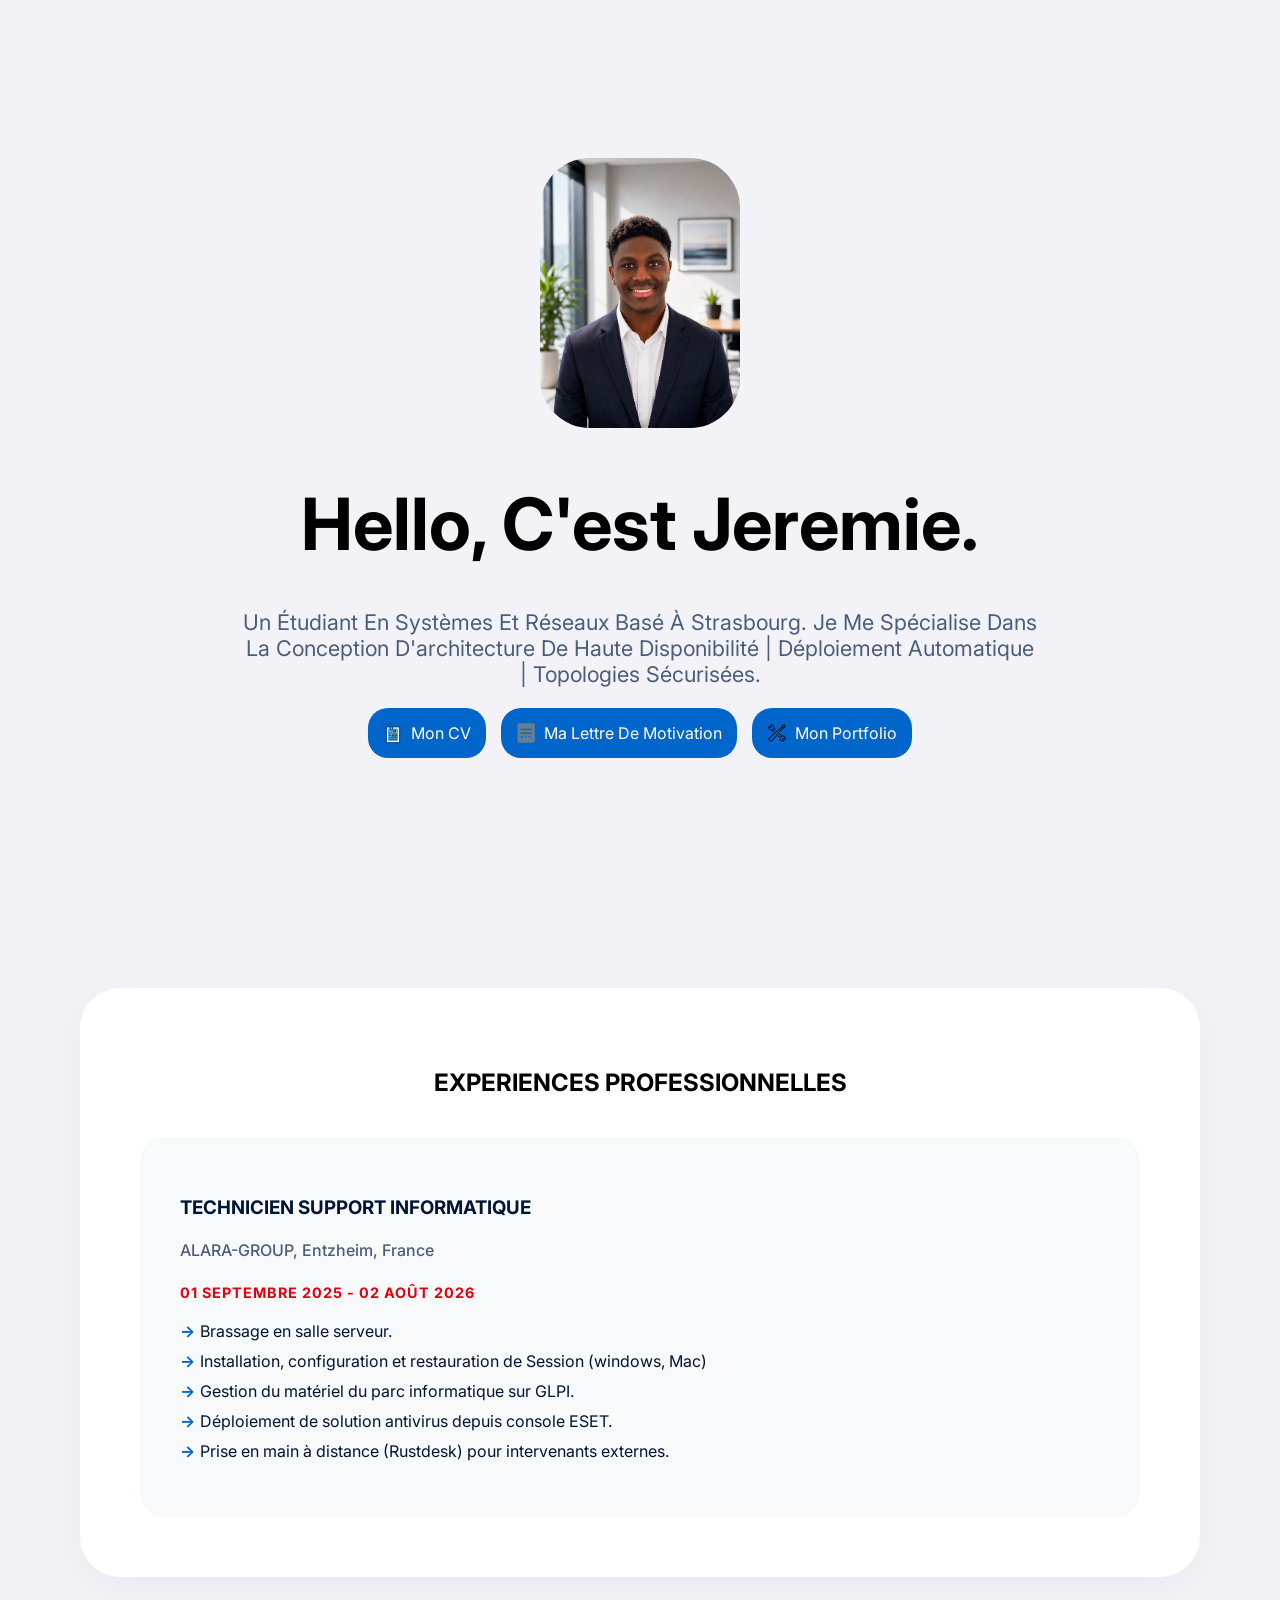
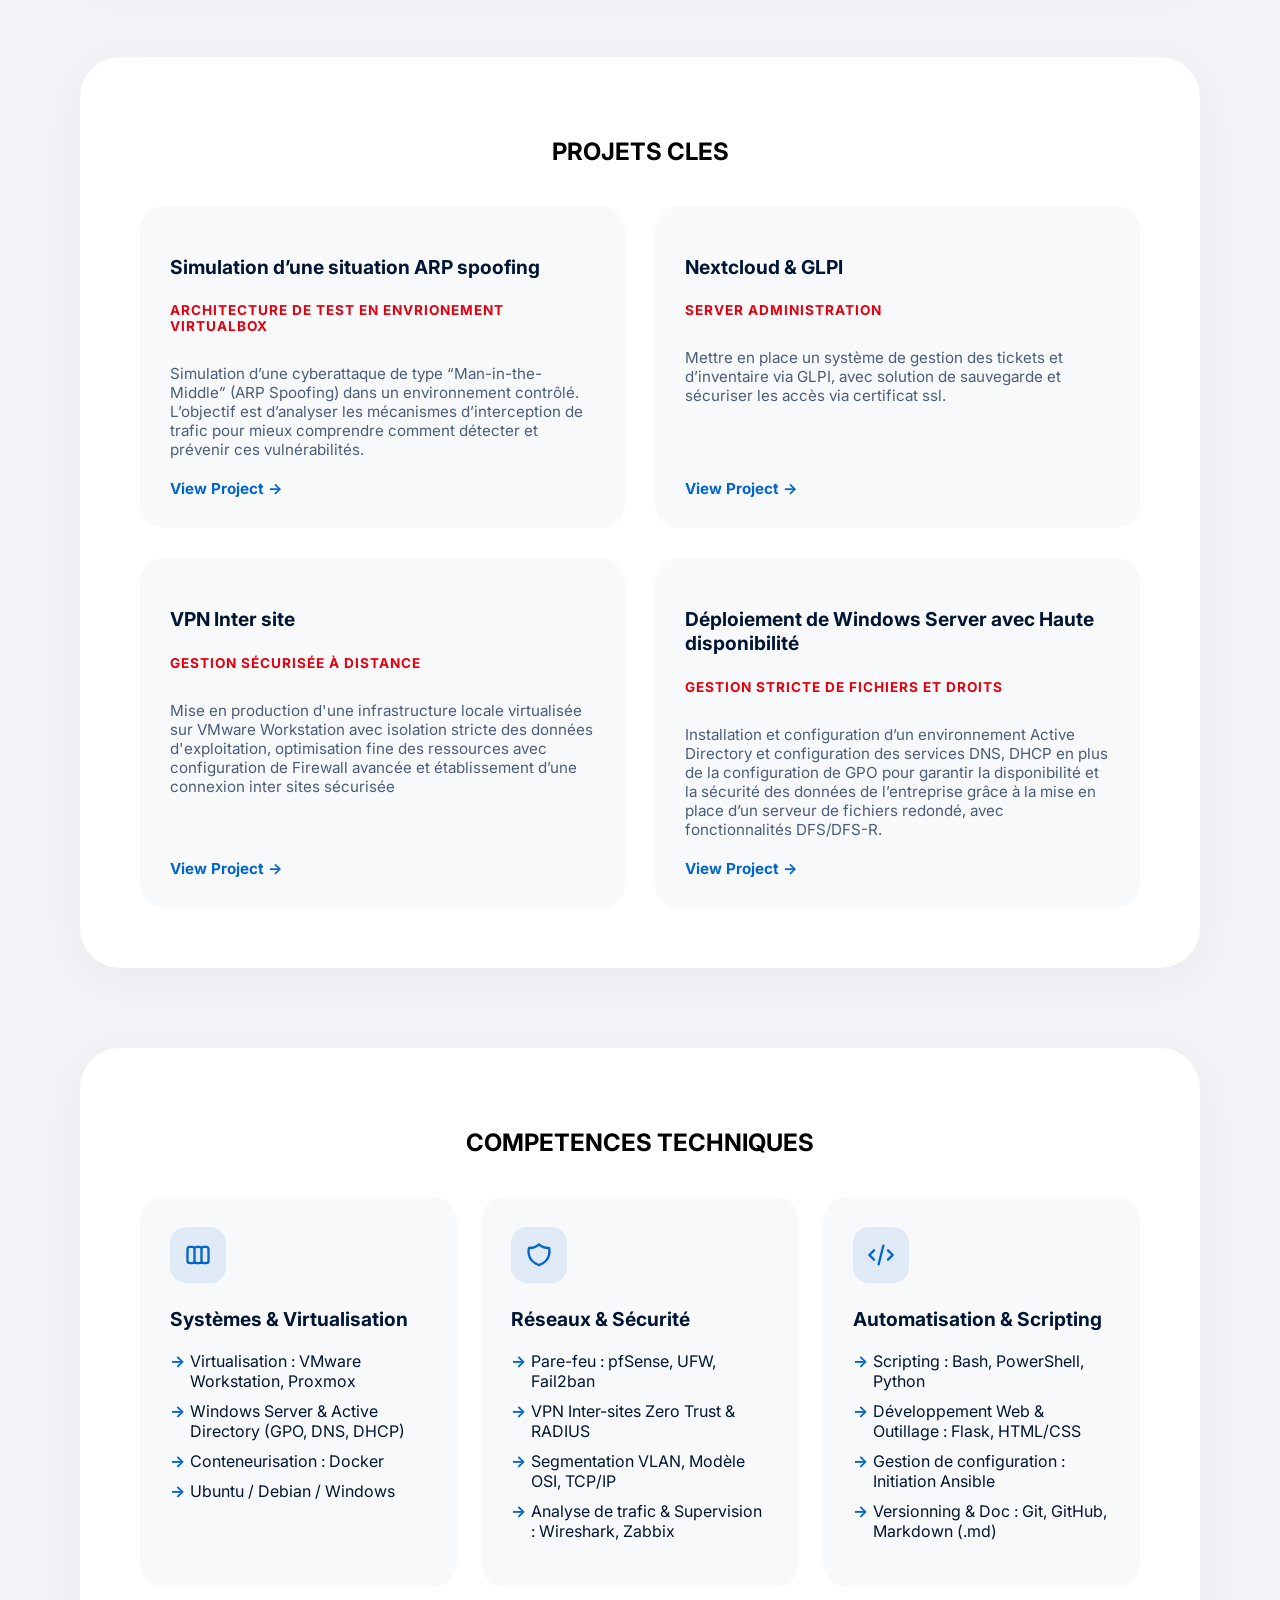
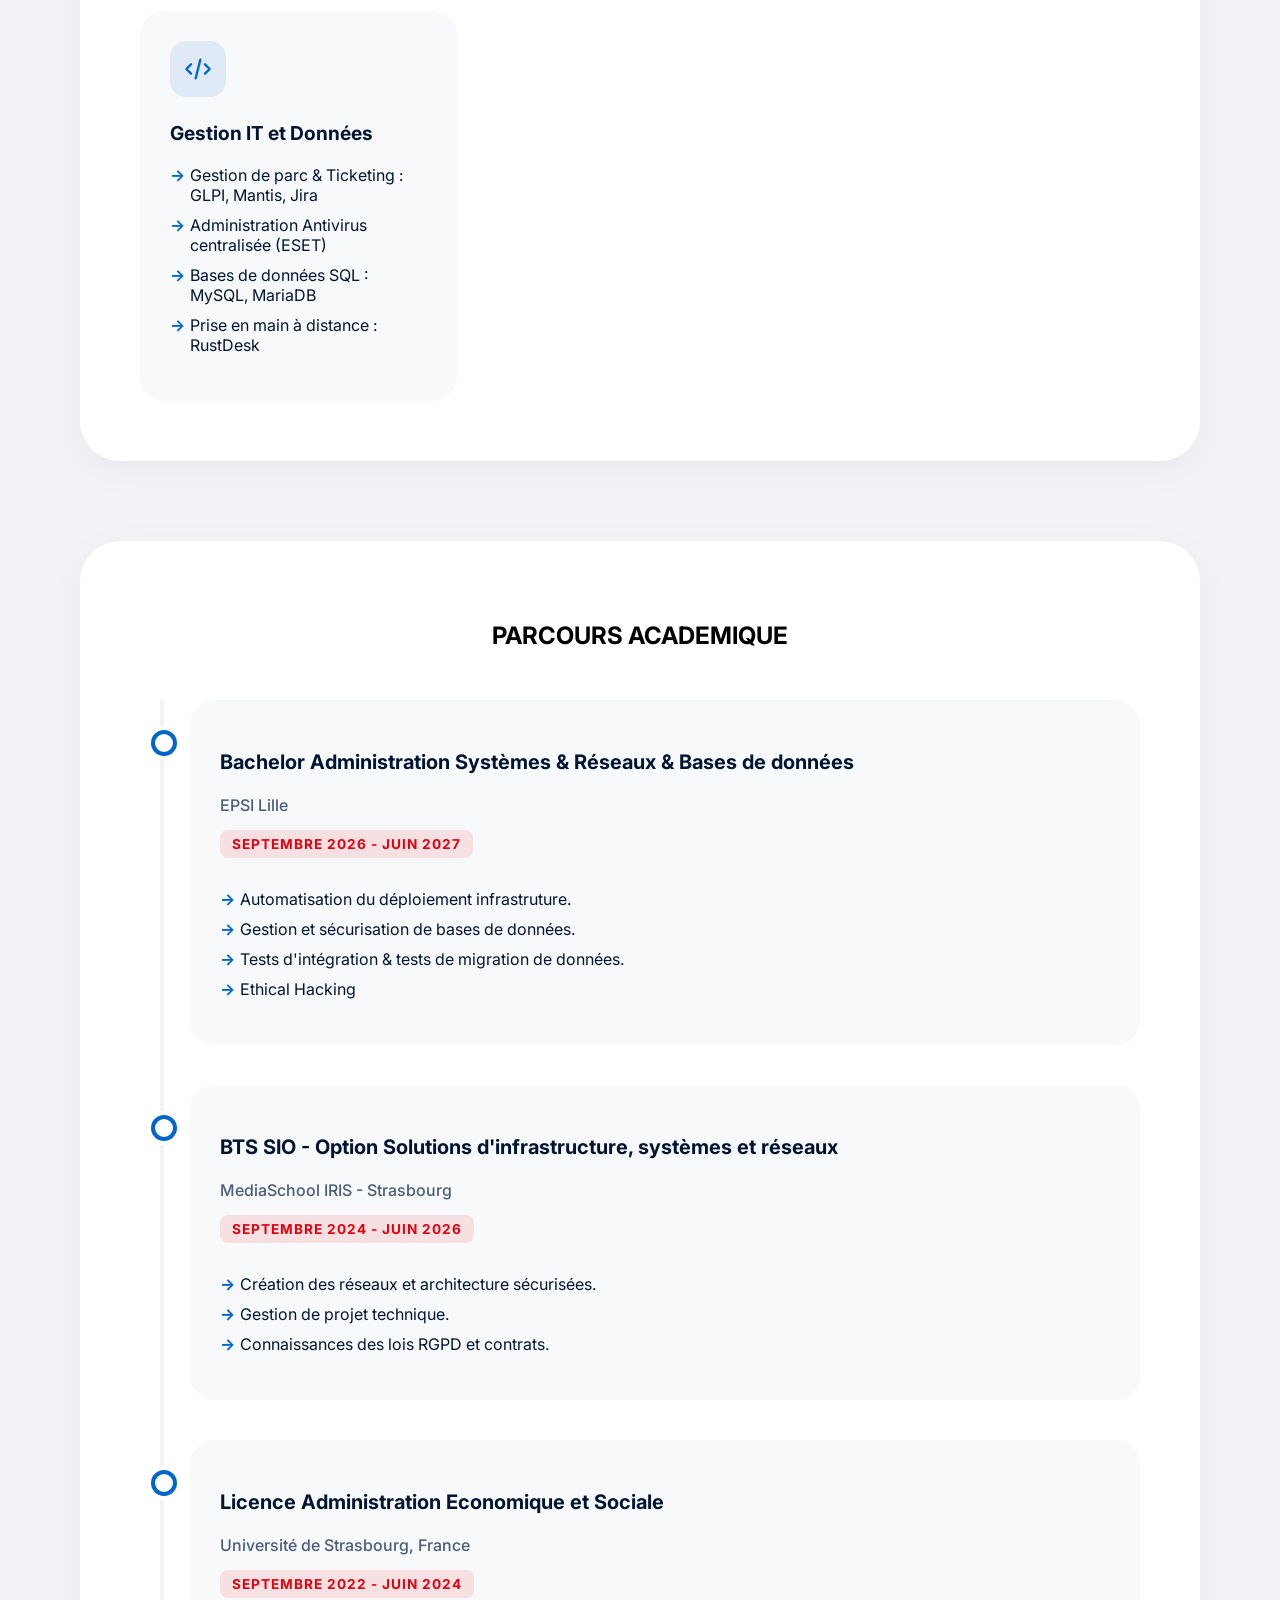
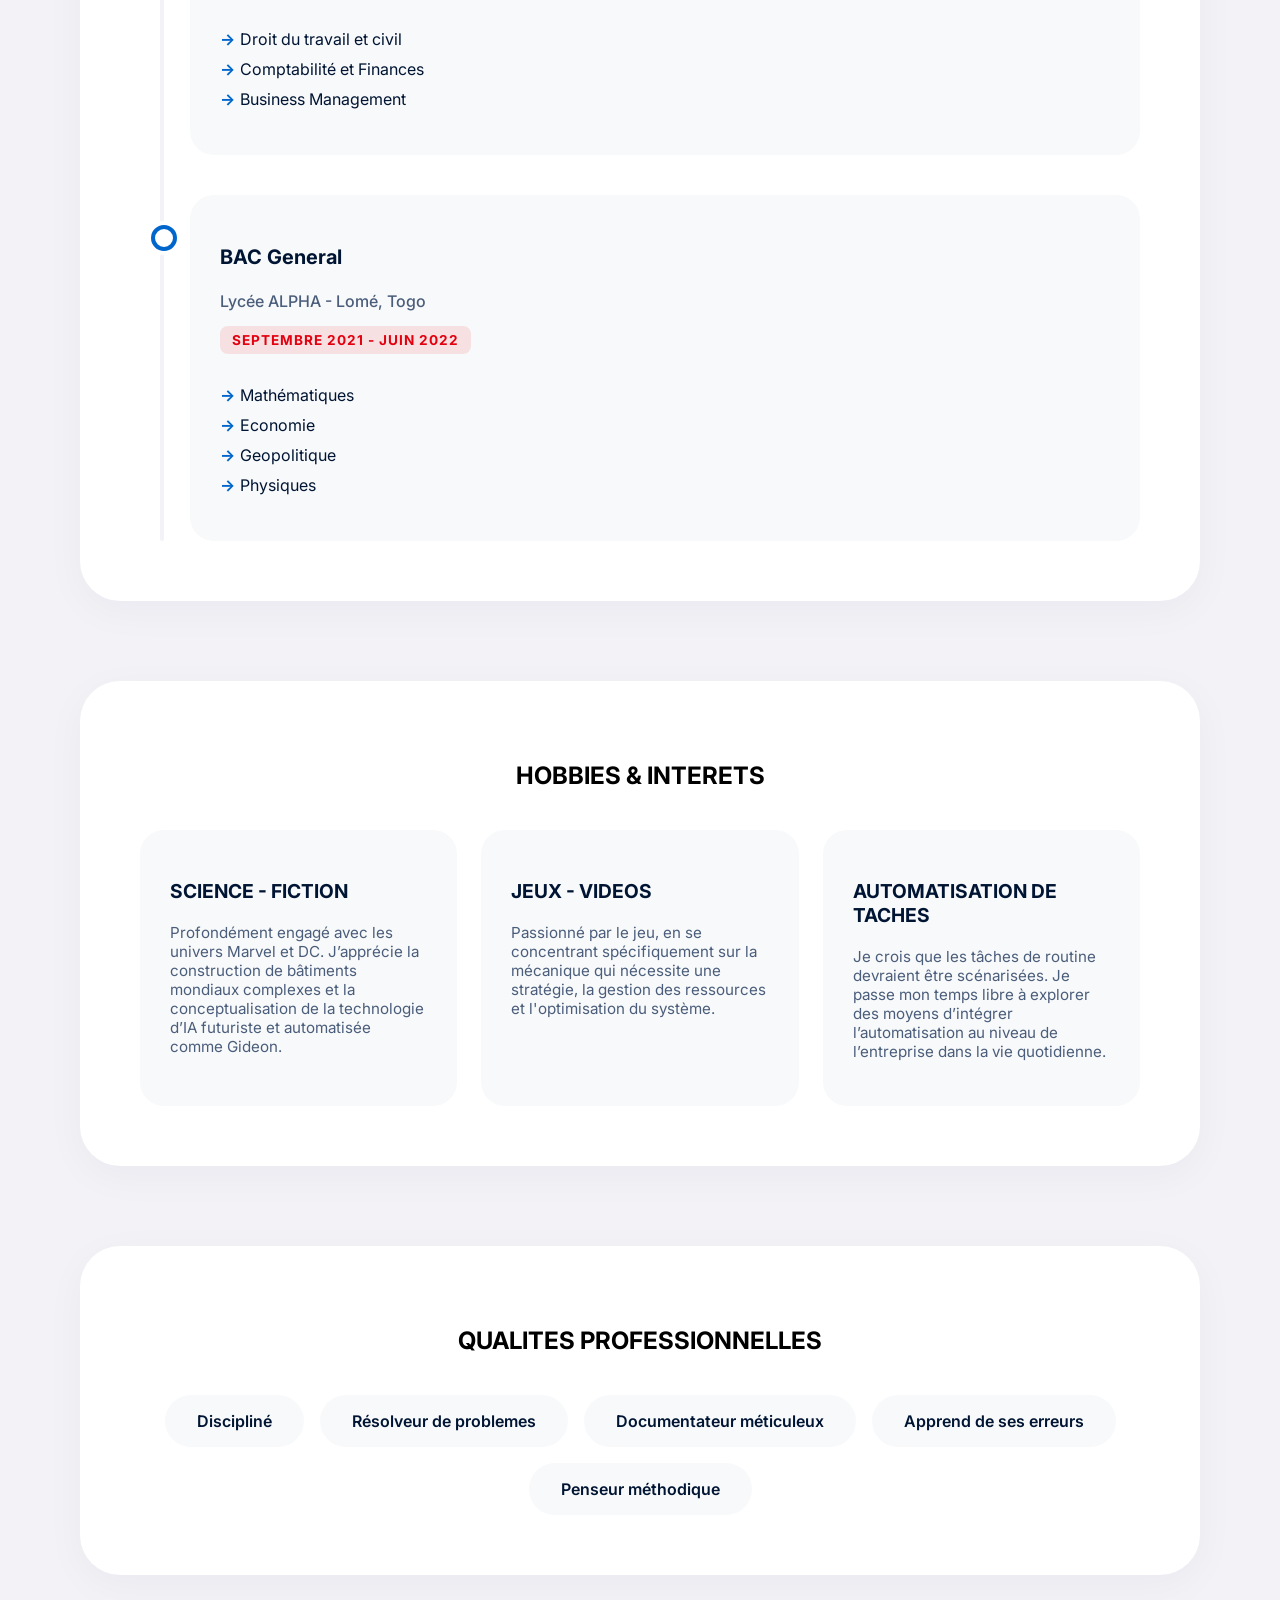
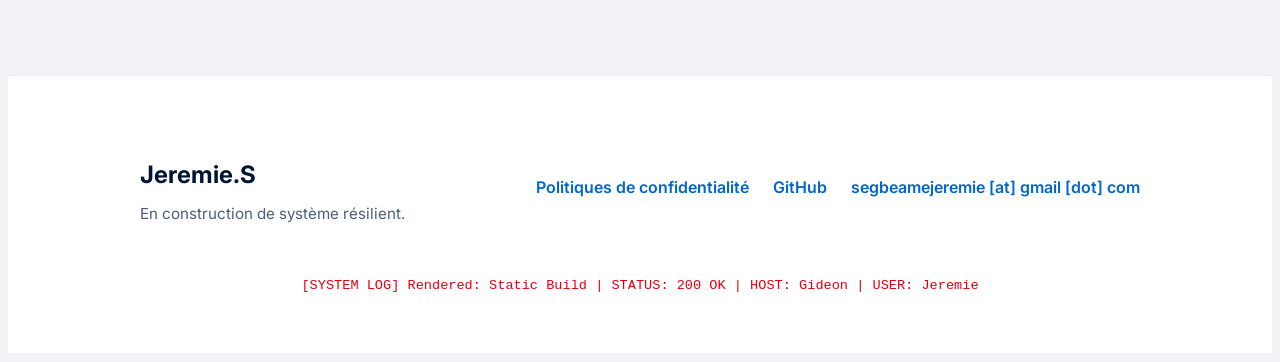
<file: Frontend/index.html>
<!DOCTYPE html>
<html lang="fr">
<head>
    <meta charset="UTF-8">
    <meta name="viewport" content="width=device-width, initial-scale=1.0">
    <link rel="stylesheet" href="/Frontend/style.css">
    <title>Mon CV</title>
    <link rel="icon" href="/Icones/favicon/favicon.ico" />
</head>
<body>
    <div id="progress-bar"></div>
    <div class="presentation">
        <header>
            <img src="/images/profilpic.PNG" alt="check" class="profil">
        </header>    
        <h1>Hello, C'est Jeremie.</h1>
        <h3>Un étudiant en systèmes et réseaux basé à Strasbourg. Je me spécialise dans la conception d'architecture de haute disponibilité | Déploiement automatique | topologies sécurisées.</h3>

        <div class="boutton">
            <a href="/Files/Admin/CV-Alternant-BAC+3-Technicien-Systèmes-Réseaux-SEGBEAME-Jérémie.pdf" download class="btn-link">
                <img src="/Icones/CV.svg" alt="CV Icon" class="resume">
        Mon CV
            </a>

            <a href="/Files/Admin/Lettre-De-Motivation-SEGBEAME-Jérémie.pdf" download class="btn-link">
                <img src="/Icones/coverletter.svg" alt="Letter Icon" class="coverletter">
        Ma lettre de motivation
            </a>
            <a href="#" class="btn-link">
                <img src="/Icones/repair.svg" alt="portfolio icon" class="portfolio">
                Mon Portfolio</a>
        </div>
        
    </div>
    <div class="xp">
        <h2>EXPERIENCES PROFESSIONNELLES</h2>
        <div class="xp1">
            <h3>TECHNICIEN SUPPORT INFORMATIQUE</h3>
            <h4>ALARA-GROUP, Entzheim, France</h4>
            <h5>01 Septembre 2025 - 02 Août 2026</h5>
            <ul>
                <li>Brassage en salle serveur.</li>
                <li>Installation, configuration et restauration de Session (windows, Mac)</li>
                <li>Gestion du matériel du parc informatique sur GLPI.</li>
                <li>Déploiement de solution antivirus depuis console ESET.</li>
                <li>Prise en main à distance (Rustdesk) pour intervenants externes.</li>
            </ul>
        </div>
    </div>
    
    <div class="projects-container">
        <h2>PROJETS CLES</h2>
        <div class="projects-grid">
            <div class="project-card">

                <h3>Simulation d’une situation ARP spoofing</h3>
                <h4>Architecture de test en envrionement VirtualBox</h4>
                <p>Simulation d’une cyberattaque de type “Man-in-the-Middle” (ARP Spoofing) dans un environnement contrôlé. L’objectif est d’analyser les mécanismes d’interception de trafic pour mieux comprendre comment détecter et prévenir ces vulnérabilités.</p>
            
                <a href="/Files/Documentations/Documentation-ARP-Spoofing.pdf" download rel="noopener noreferrer" class="project-link">View Project →</a>
            </div>

            <div class="project-card">
                <h3>Nextcloud & GLPI</h3>
                <h4>Server Administration</h4>
                <p>Mettre en place un système de gestion des tickets et d’inventaire via GLPI, avec solution de sauvegarde et sécuriser les accès via certificat ssl.</p>
                <a href="/Files/Documentations/Documentation-NextcloudGLPI.pdf" target="_blank" rel="noopener noreferrer" class="project-link">View Project →</a>
            </div>
            
            <div class="project-card">
                <h3>VPN Inter site</h3>
                <h4>Gestion sécurisée à distance</h4>
                <p>Mise en production d'une infrastructure locale virtualisée sur VMware Workstation avec isolation stricte des données d'exploitation, optimisation fine des ressources avec configuration de Firewall avancée et établissement d’une connexion inter sites sécurisée</p>
                <a href="/Files/Documentations/Documentation-VPN.pdf" target="_blank" rel="noopener noreferrer" class="project-link">View Project →</a>
            </div>
            
            <div class="project-card">
                <h3>Déploiement de Windows Server avec Haute disponibilité</h3>
                <h4>Gestion stricte de fichiers et droits</h4>
                <p>Installation et configuration d’un environnement Active Directory et configuration des services DNS, DHCP en plus de la configuration de GPO pour garantir la disponibilité et la sécurité des données de l’entreprise grâce à la mise en place d’un serveur de fichiers redondé, avec fonctionnalités DFS/DFS-R.</p>
                <a href="/Files/Documentations/Documentation-WindowsServer.pdf" target="_blank" rel="noopener noreferrer" class="project-link">View Project →</a>
            </div>
        </div>
    </div>



    <div class="skills-container">
        <h2>COMPETENCES TECHNIQUES</h2>
    
        <div class="skills-grid">
            <div class="skill-card">
                <div class="card-icon">
                    <svg fill="none" stroke="currentColor" viewBox="0 0 24 24"><path stroke-linecap="round" stroke-linejoin="round" stroke-width="2" d="M9 17V7m0 10a2 2 0 01-2 2H5a2 2 0 01-2-2V7a2 2 0 012-2h2a2 2 0 012 2m0 10a2 2 0 002 2h2a2 2 0 002-2M9 7a2 2 0 012-2h2a2 2 0 012 2m0 10V7m0 10a2 2 0 002 2h2a2 2 0 002-2V7a2 2 0 00-2-2h-2a2 2 0 00-2 2"></path></svg>
                </div>
                <!-- Carte 1 : Administration Systèmes & Virtualisation -->

                <h3>Systèmes & Virtualisation</h3>
                <ul class="mission-list">
                    <li>Virtualisation : VMware Workstation, Proxmox</li>
                    <li>Windows Server & Active Directory (GPO, DNS, DHCP)</li>
                    <li>Conteneurisation : Docker</li>
                    <li>Ubuntu / Debian / Windows</li>
                </ul>
            </div>

            <!-- Carte 2 : Réseaux & Sécurité Opérationnelle -->

            <div class="skill-card">
                <div class="card-icon">
                    <svg fill="none" stroke="currentColor" viewBox="0 0 24 24"><path stroke-linecap="round" stroke-linejoin="round" stroke-width="2" d="M20.618 5.984A11.955 11.955 0 0112 2.944a11.955 11.955 0 01-8.618 3.04A12.02 12.02 0 003 9c0 5.591 3.824 10.29 9 11.622 5.176-1.332 9-6.03 9-11.622 0-1.042-.133-2.052-.382-3.016z"></path></svg>
                </div>
                <h3>Réseaux & Sécurité</h3>
                <ul class="mission-list">
                    <li>Pare-feu : pfSense, UFW, Fail2ban</li>
                    <li>VPN Inter-sites Zero Trust & RADIUS</li>
                    <li>Segmentation VLAN, Modèle OSI, TCP/IP</li>
                    <li>Analyse de trafic & Supervision : Wireshark, Zabbix</li>
                </ul>
            </div>

            <!-- Carte 3 : Scripting & Automatisation -->

            <div class="skill-card">
                <div class="card-icon">
                    <svg fill="none" stroke="currentColor" viewBox="0 0 24 24"><path stroke-linecap="round" stroke-linejoin="round" stroke-width="2" d="M10 20l4-16m4 4l4 4-4 4M6 16l-4-4 4-4"></path></svg>
                </div>
                <h3>Automatisation & Scripting</h3>
                <ul class="mission-list">
                    <li>Scripting : Bash, PowerShell, Python</li>
                    <li>Développement Web & Outillage : Flask, HTML/CSS</li>
                    <li>Gestion de configuration : Initiation Ansible</li>
                    <li>Versionning & Doc : Git, GitHub, Markdown (.md)</li>
                </ul>
            </div>
            
            <!-- Carte 4 : Exploitation, ITSM & Bases de Données -->

            <div class="skill-card">
                <div class="card-icon">
                    <svg fill="none" stroke="currentColor" viewBox="0 0 24 24"><path stroke-linecap="round" stroke-linejoin="round" stroke-width="2" d="M10 20l4-16m4 4l4 4-4 4M6 16l-4-4 4-4"></path></svg>
                </div>
                <h3>Gestion IT et Données</h3>
                <ul class="mission-list">
                    <li>Gestion de parc & Ticketing : GLPI, Mantis, Jira</li>
                    <li>Administration Antivirus centralisée (ESET)</li>
                    <li>Bases de données SQL : MySQL, MariaDB</li>
                    <li>Prise en main à distance : RustDesk</li>
                </ul>
            </div>

        </div>
    </div>



    <div class="academic-container">
        <h2>PARCOURS ACADEMIQUE</h2>
    
        <div class="timeline">
        
            <div class="timeline-item">
                <div class="timeline-dot"></div>
                    <div class="timeline-content">
                        <h3>Bachelor Administration Systèmes & Réseaux & Bases de données</h3>
                        <h4>EPSI Lille</h4>
                        <span class="timeline-date">Septembre 2026 - Juin 2027</span>
                        <ul class="mission-list">
                            <li>Automatisation du déploiement infrastruture.</li>
                            <li>Gestion et sécurisation de bases de données.</li>
                            <li>Tests d'intégration & tests de migration de données.</li>
                            <li>Ethical Hacking</li>
                        </ul>
                    </div>
            </div>

            <div class="timeline-item">
                <div class="timeline-dot"></div>
                    <div class="timeline-content">
                        <h3>BTS SIO - Option Solutions d'infrastructure, systèmes et réseaux</h3>
                        <h4>MediaSchool IRIS - Strasbourg</h4>
                        <span class="timeline-date">Septembre 2024 - Juin 2026</span>
                        <ul class="mission-list">
                            <li>Création des réseaux et architecture sécurisées.</li>
                            <li>Gestion de projet technique.</li>
                            <li>Connaissances des lois RGPD et contrats.</li>
                        </ul>
                    </div>
            </div>

            <div class="timeline-item">
                <div class="timeline-dot"></div>
                    <div class="timeline-content">
                        <h3>Licence Administration Economique et Sociale</h3>
                        <h4>Université de Strasbourg, France</h4>
                        <span class="timeline-date">Septembre 2022 - Juin 2024</span>
                        <ul class="mission-list">
                            <li>Droit du travail et civil</li>
                            <li>Comptabilité et Finances</li>
                            <li>Business Management</li>
                        </ul>
                    </div>
            </div>

            <div class="timeline-item">
                <div class="timeline-dot"></div>
                    <div class="timeline-content">
                        <h3>BAC General</h3>
                        <h4>Lycée ALPHA - Lomé, Togo</h4>
                        <span class="timeline-date">Septembre 2021 - Juin 2022</span>
                        <ul class="mission-list">
                            <li>Mathématiques</li>
                            <li>Economie</li>
                            <li>Geopolitique</li>
                            <li>Physiques</li>
                        </ul>
                    </div>
            </div>

        </div>
    </div>




    <div class="hobbies-container" style="background-color: #FFFFFF; border-radius: 40px; padding: 60px; max-width: 1000px; margin: 0 auto 80px auto; box-shadow: 0 10px 40px rgba(0, 21, 51, 0.04);">
        <h2 style="text-align: center; margin-bottom: 40px;">HOBBIES & INTERETS</h2>
    
        <div class="skills-grid">
        
            <div class="skill-card">
                <h3>SCIENCE - FICTION</h3>
                <p style="color: #4A5D7A; font-size: 0.95rem;">Profondément engagé avec les univers Marvel et DC. J’apprécie la construction de bâtiments mondiaux complexes et la conceptualisation de la technologie d’IA futuriste et automatisée comme Gideon.</p>
            </div>

            <div class="skill-card">
                <h3>JEUX - VIDEOS</h3>
                <p style="color: #4A5D7A; font-size: 0.95rem;">Passionné par le jeu, en se concentrant spécifiquement sur la mécanique qui nécessite une stratégie, la gestion des ressources et l'optimisation du système.</p>
            </div>

            <div class="skill-card">
                <h3>AUTOMATISATION DE TACHES</h3>
                <p style="color: #4A5D7A; font-size: 0.95rem;">Je crois que les tâches de routine devraient être scénarisées. Je passe mon temps libre à explorer des moyens d’intégrer l’automatisation au niveau de l’entreprise dans la vie quotidienne.</p>
            </div>

        </div>
    </div>

    <div class="qualities-container" style="background-color: #FFFFFF; border-radius: 40px; padding: 60px; max-width: 1000px; margin: 0 auto 80px auto; box-shadow: 0 10px 40px rgba(0, 21, 51, 0.04);">
        <h2 style="text-align: center; margin-bottom: 40px;">QUALITES PROFESSIONNELLES</h2>
    
        <div class="tag-cloud">
            <div class="quality-tag">Discipliné</div>
                <div class="quality-tag">Résolveur de problemes</div>
                    <div class="quality-tag">Documentateur méticuleux</div>
                        <div class="quality-tag">Apprend de ses erreurs</div>
                            <div class="quality-tag">Penseur méthodique</div>
        </div>
    </div>

    <footer class="site-footer">
        <div class="footer-content">
            <div class="footer-brand">
                <h3>Jeremie.S</h3>
                <p>En construction de système résilient.</p>
            </div>
            
            <div class="footer-links">
                <a href="legal.html">Politiques de confidentialité</a>
                <a href="https://github.com/SEGBEAMEJeremie" target="_blank" rel="noopener noreferrer">GitHub</a>
                <span style="color: #0066CC; font-weight: 600;">
        segbeamejeremie [at] gmail [dot] com
                </span>
            </div>
        </div>
        
        <div class="system-log">
            [SYSTEM LOG] Rendered: Static Build | STATUS: 200 OK | HOST: Gideon | USER: Jeremie
        </div>
    </footer>
    <!-- Bouton Retour en Haut -->
    <button id="scroll-top-btn" onclick="scrollToTop()" aria-label="Retour en haut">
        ▲
    </button>
    <script src="/Frontend/script.js" defer></script>
</body>
</html>
</file>
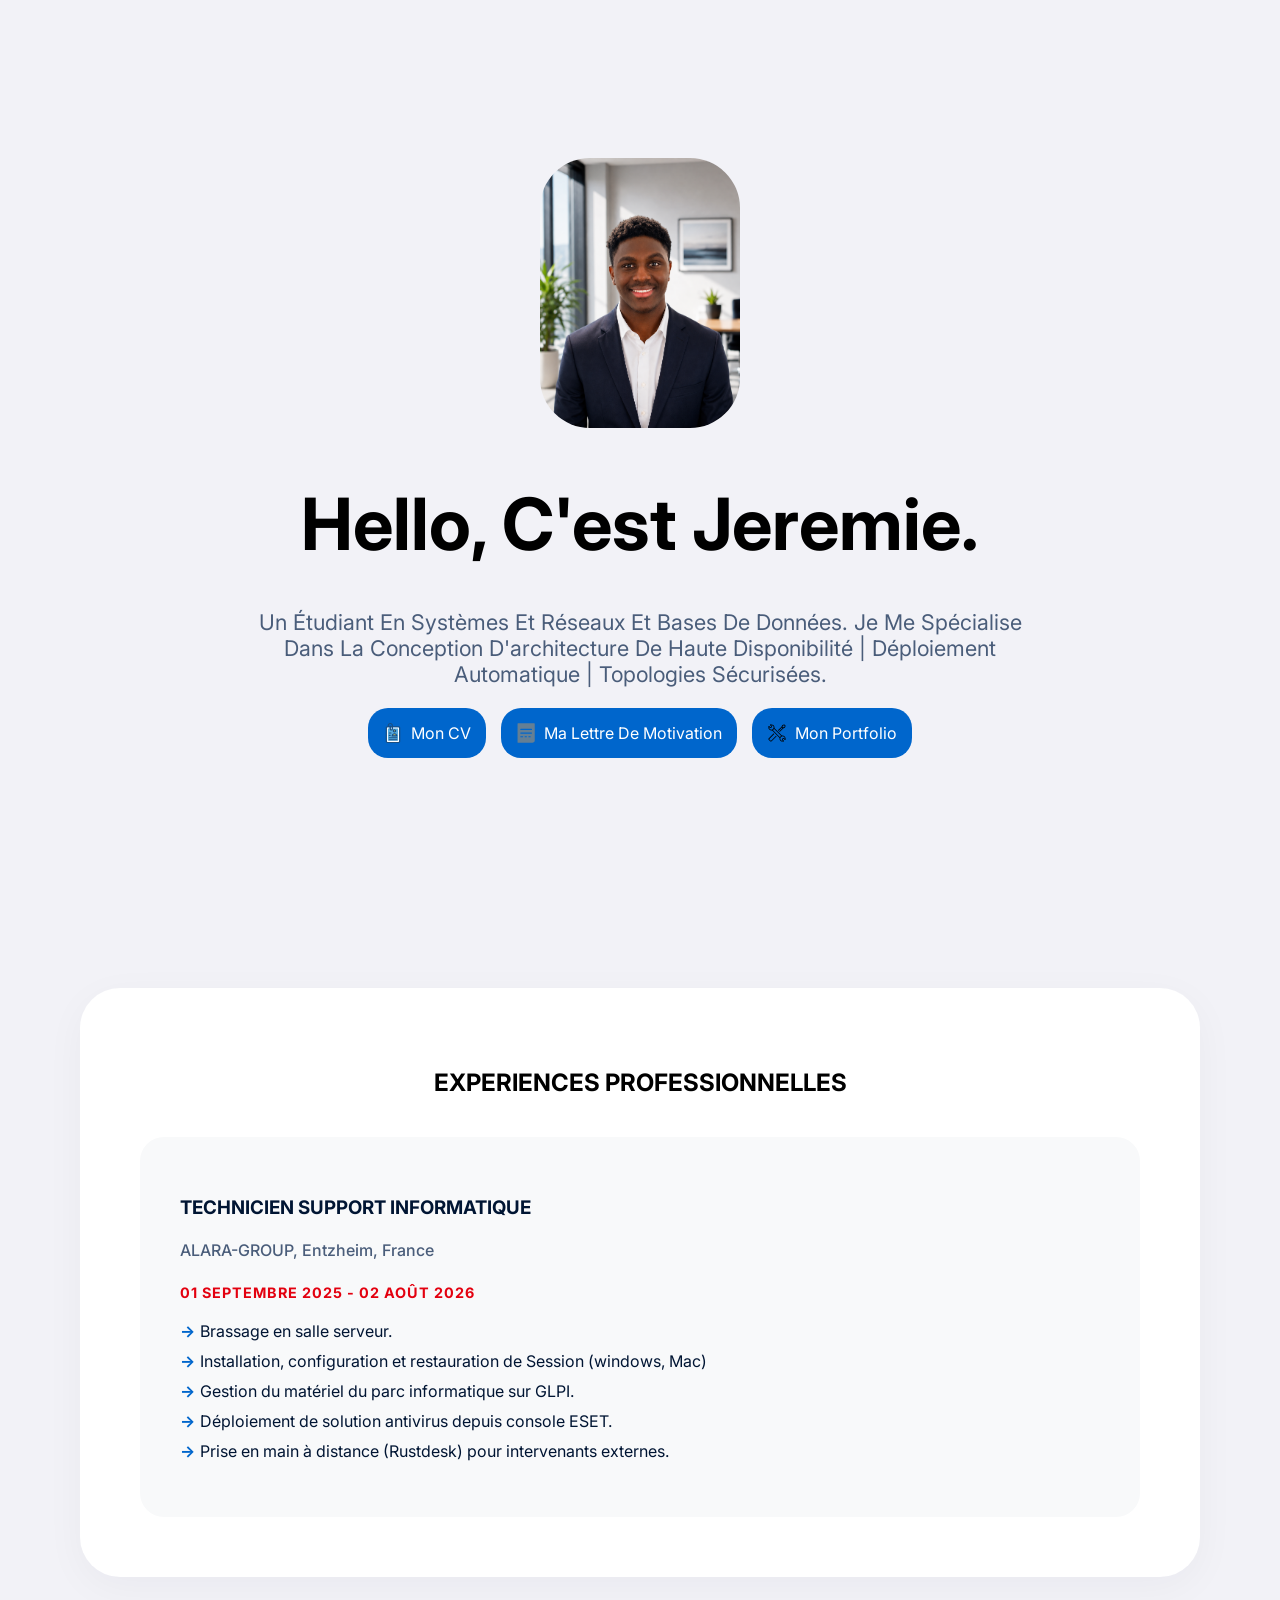
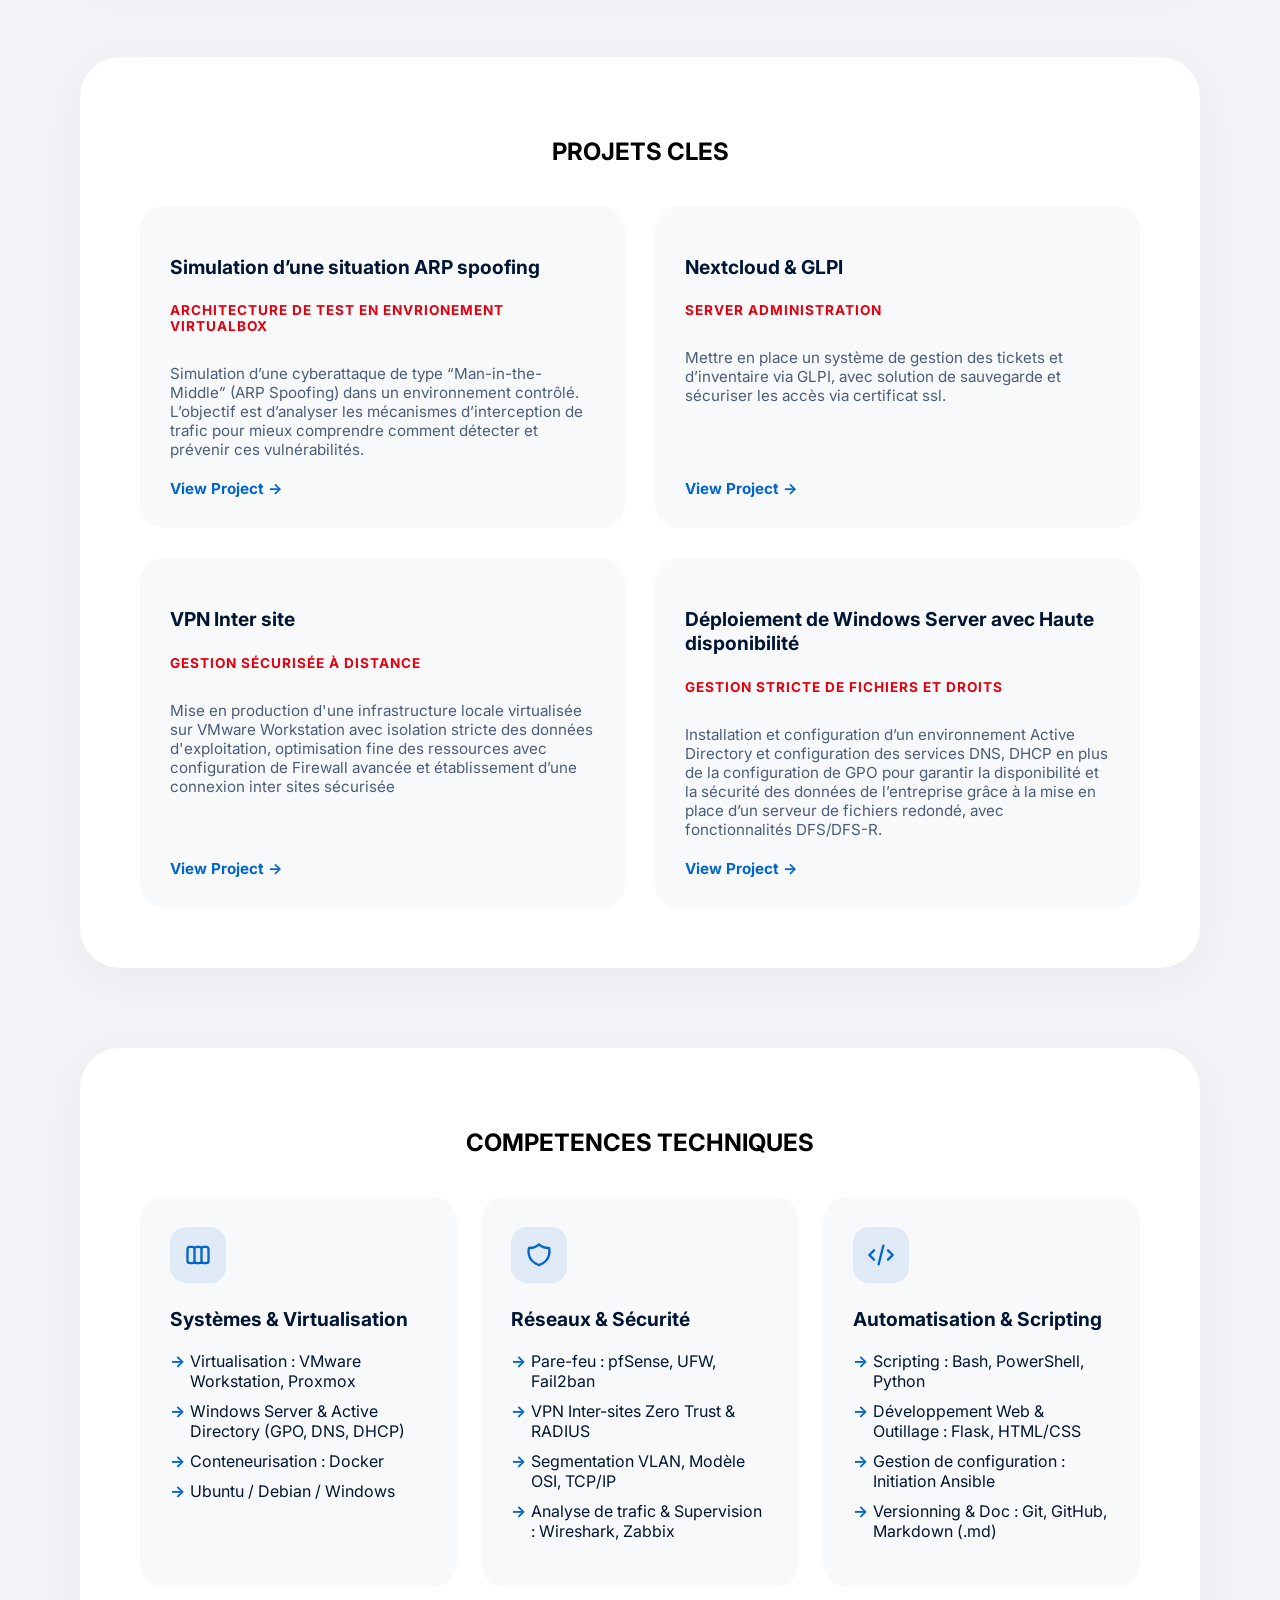
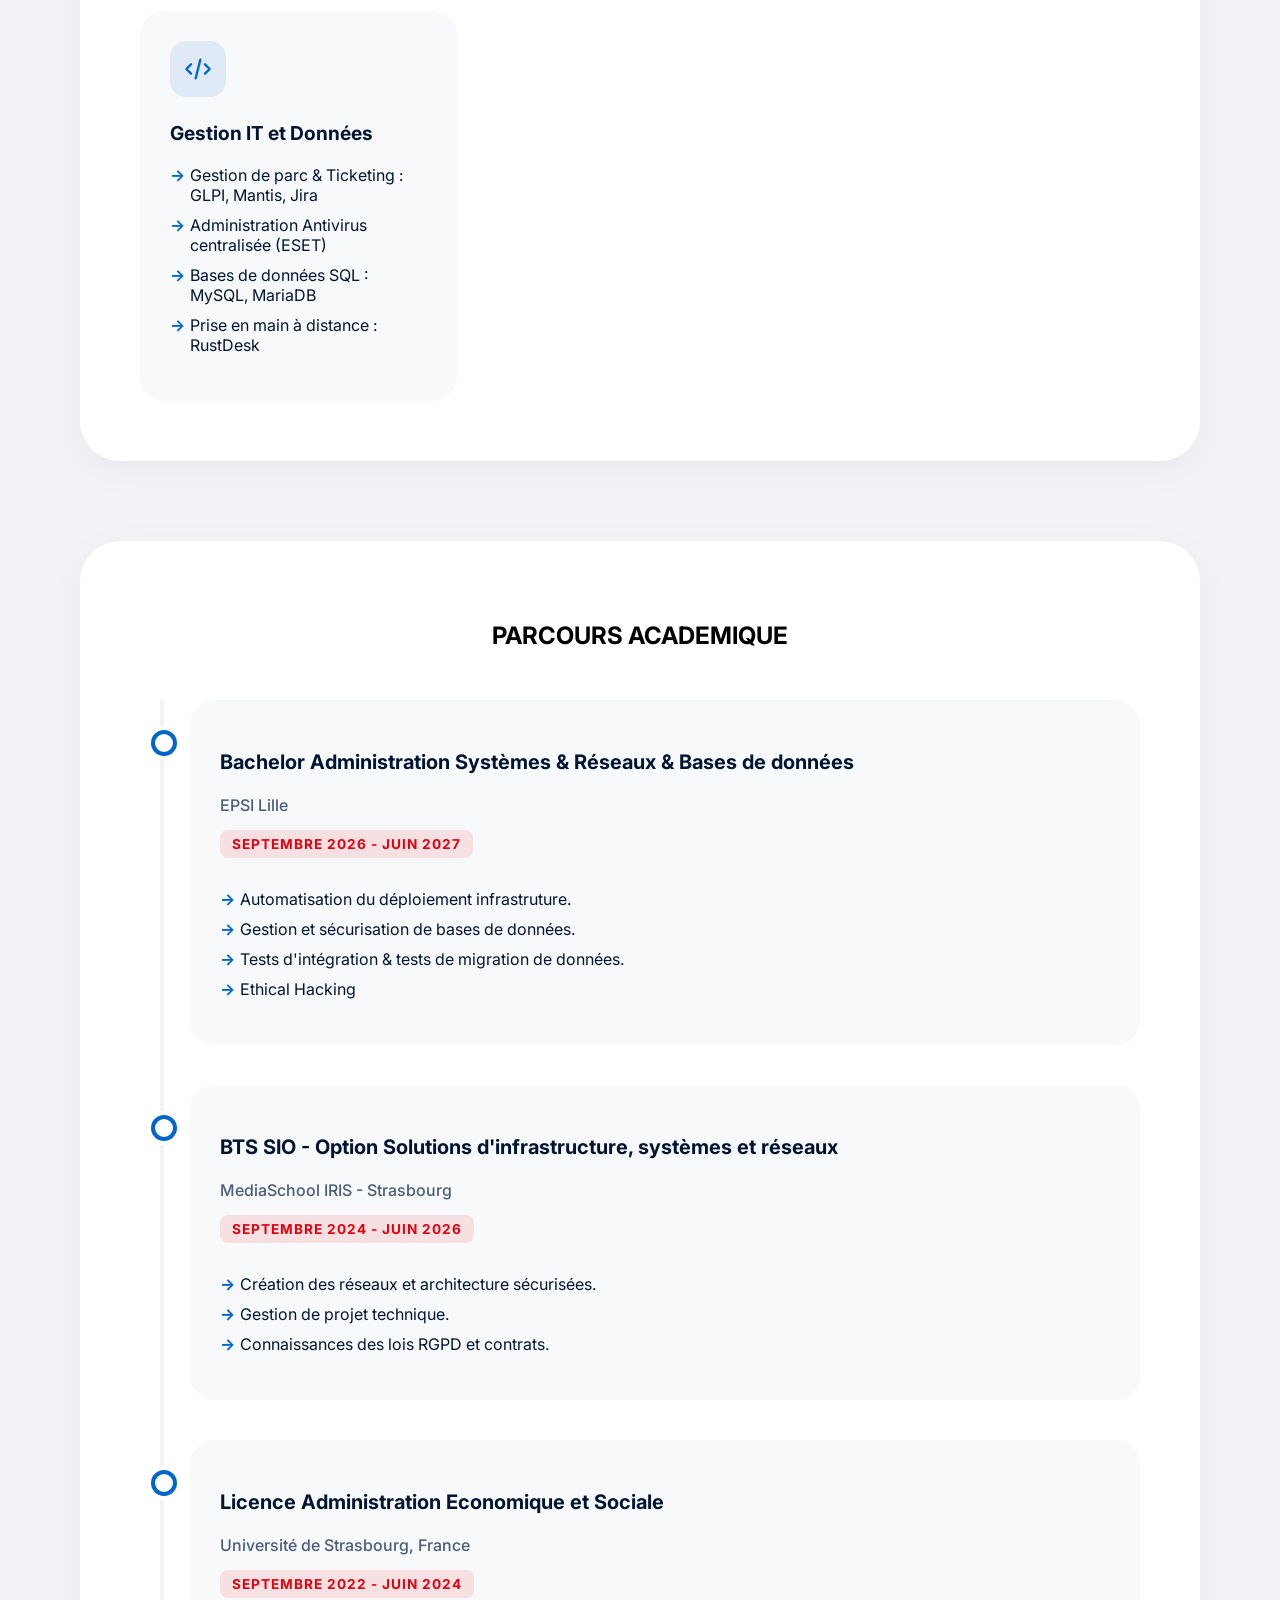
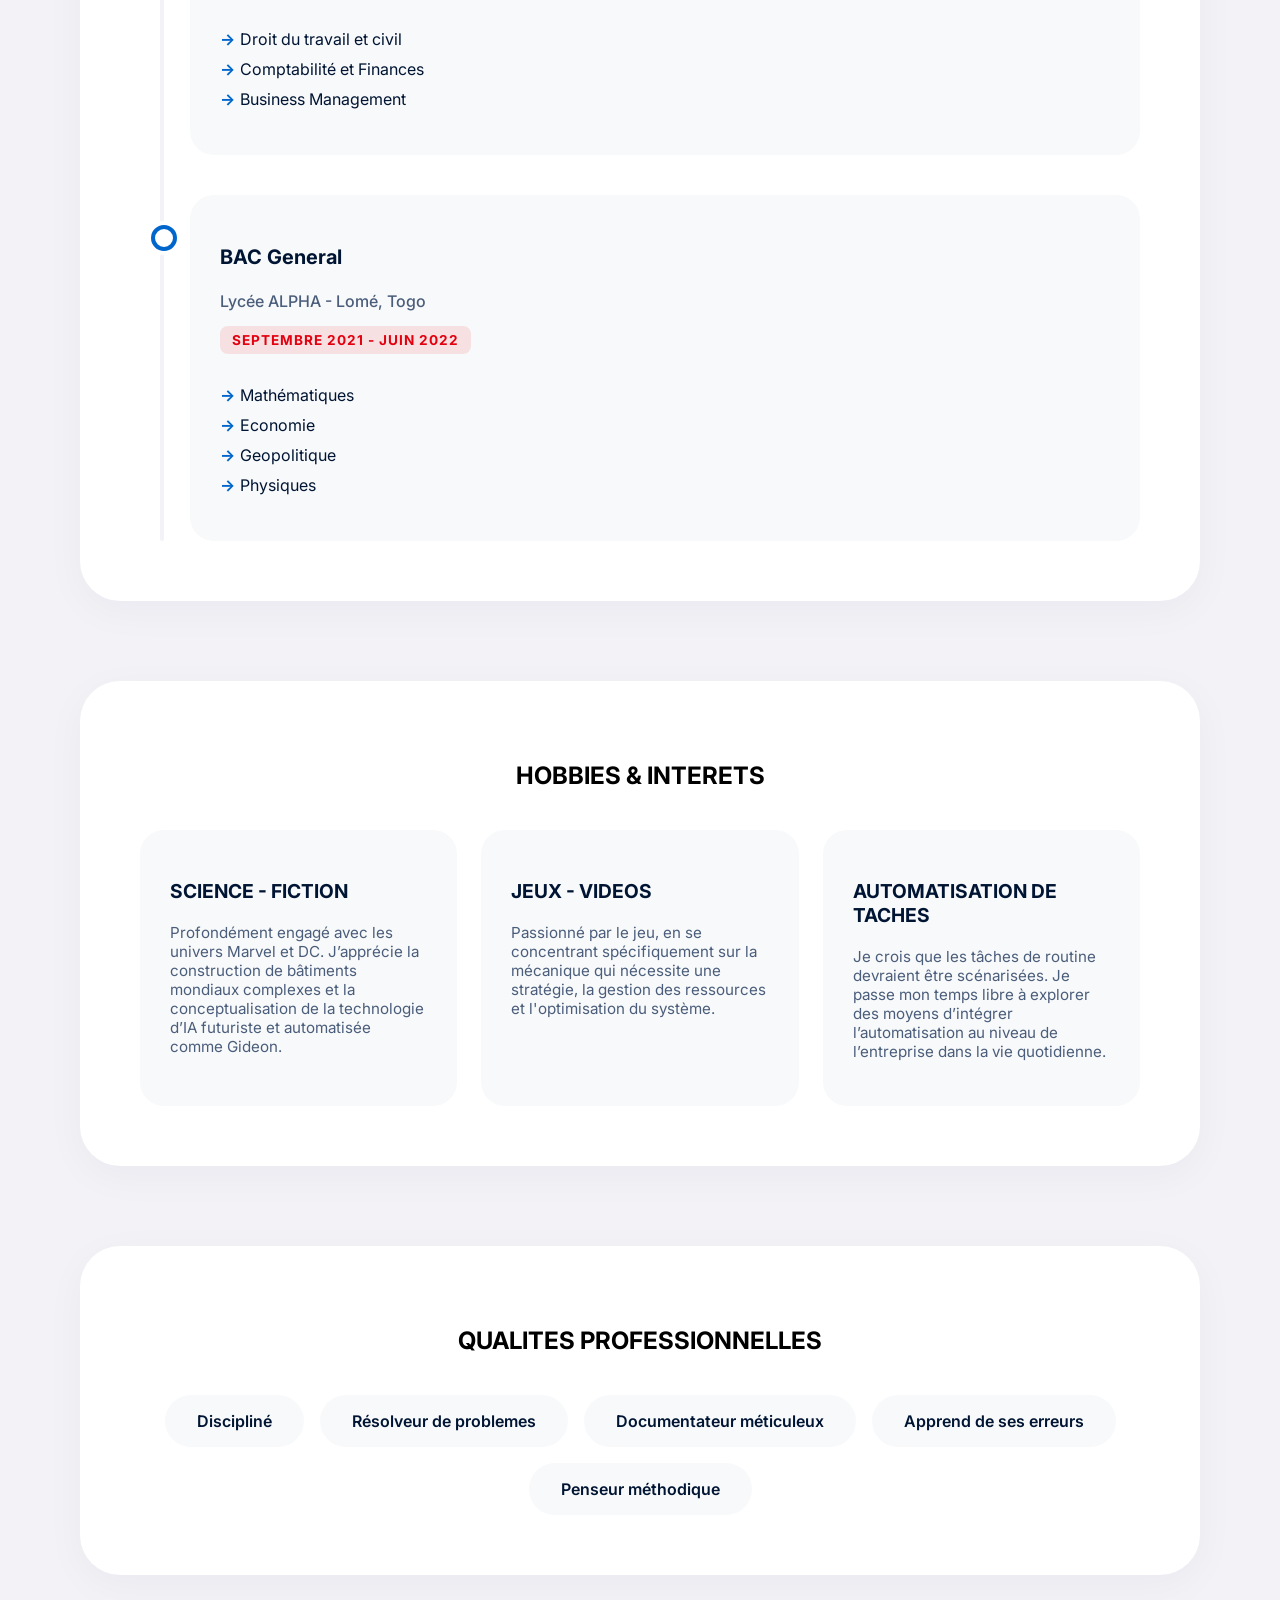
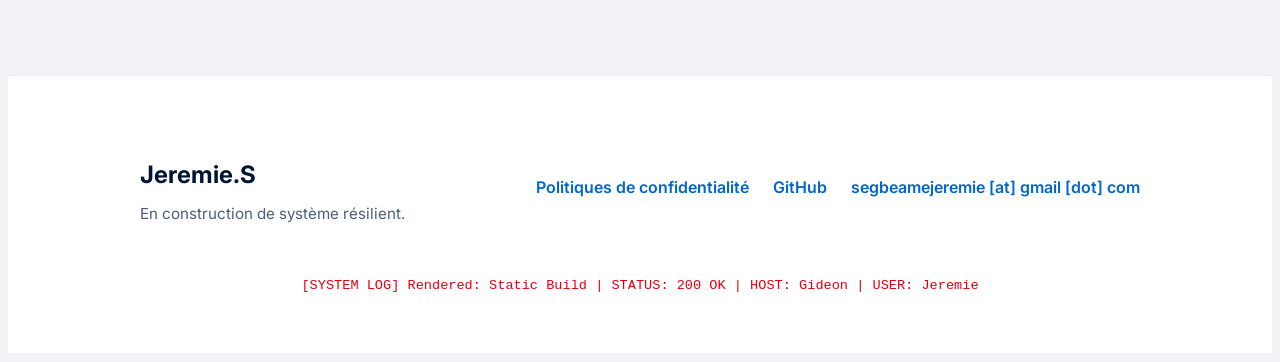
<file: src/index.html>
<!DOCTYPE html>
<html lang="fr">
<head>
    <meta charset="UTF-8">
    <meta name="viewport" content="width=device-width, initial-scale=1.0">
    <link rel="stylesheet" href="./style.css">
    <title>My Resume</title>
    <link rel="icon" href="./icons/favicon/favicon.ico" />
</head>
<body>
    <div id="progress-bar"></div>
    <div class="presentation">
        <header>
            <img src="./images/profilpic.PNG" alt="check" class="profil">
        </header>    
        <h1>Hello, C'est Jeremie.</h1>
        <h3>Un étudiant en systèmes et réseaux et Bases de Données. Je me spécialise dans la conception d'architecture de haute disponibilité | Déploiement automatique | topologies sécurisées.</h3>

        <div class="boutton">
            <a href="./files/Admin/CV-Alternant-BAC+3-Technicien-Systèmes-Réseaux-SEGBEAME-Jérémie.pdf" download class="btn-link">
                <img src="./icons/CV.svg" alt="CV Icon" class="resume">
        Mon CV
            </a>

            <a href="./files/Admin/Lettre-De-Motivation-SEGBEAME-Jérémie.pdf" download class="btn-link">
                <img src="./icons/coverletter.svg" alt="Letter Icon" class="coverletter">
        Ma lettre de motivation
            </a>
            <a href="#" class="btn-link">
                <img src="./icons/repair.svg" alt="portfolio icon" class="portfolio">
                Mon Portfolio</a>
        </div>
        
    </div>
    <div class="xp">
        <h2>EXPERIENCES PROFESSIONNELLES</h2>
        <div class="xp1">
            <h3>TECHNICIEN SUPPORT INFORMATIQUE</h3>
            <h4>ALARA-GROUP, Entzheim, France</h4>
            <h5>01 Septembre 2025 - 02 Août 2026</h5>
            <ul>
                <li>Brassage en salle serveur.</li>
                <li>Installation, configuration et restauration de Session (windows, Mac)</li>
                <li>Gestion du matériel du parc informatique sur GLPI.</li>
                <li>Déploiement de solution antivirus depuis console ESET.</li>
                <li>Prise en main à distance (Rustdesk) pour intervenants externes.</li>
            </ul>
        </div>
    </div>
    
    <div class="projects-container">
        <h2>PROJETS CLES</h2>
        <div class="projects-grid">
            <div class="project-card">

                <h3>Simulation d’une situation ARP spoofing</h3>
                <h4>Architecture de test en envrionement VirtualBox</h4>
                <p>Simulation d’une cyberattaque de type “Man-in-the-Middle” (ARP Spoofing) dans un environnement contrôlé. L’objectif est d’analyser les mécanismes d’interception de trafic pour mieux comprendre comment détecter et prévenir ces vulnérabilités.</p>
            
                <a href="./files/Documentations/Documentation-ARP-Spoofing.pdf" download rel="noopener noreferrer" class="project-link">View Project →</a>
            </div>

            <div class="project-card">
                <h3>Nextcloud & GLPI</h3>
                <h4>Server Administration</h4>
                <p>Mettre en place un système de gestion des tickets et d’inventaire via GLPI, avec solution de sauvegarde et sécuriser les accès via certificat ssl.</p>
                <a href="./files/Documentations/Documentation-NextcloudGLPI.pdf" target="_blank" rel="noopener noreferrer" class="project-link">View Project →</a>
            </div>
            
            <div class="project-card">
                <h3>VPN Inter site</h3>
                <h4>Gestion sécurisée à distance</h4>
                <p>Mise en production d'une infrastructure locale virtualisée sur VMware Workstation avec isolation stricte des données d'exploitation, optimisation fine des ressources avec configuration de Firewall avancée et établissement d’une connexion inter sites sécurisée</p>
                <a href="./files/Documentations/Documentation-VPN.pdf" target="_blank" rel="noopener noreferrer" class="project-link">View Project →</a>
            </div>
            
            <div class="project-card">
                <h3>Déploiement de Windows Server avec Haute disponibilité</h3>
                <h4>Gestion stricte de fichiers et droits</h4>
                <p>Installation et configuration d’un environnement Active Directory et configuration des services DNS, DHCP en plus de la configuration de GPO pour garantir la disponibilité et la sécurité des données de l’entreprise grâce à la mise en place d’un serveur de fichiers redondé, avec fonctionnalités DFS/DFS-R.</p>
                <a href="./files/Documentations/Documentation-WindowsServer.pdf" target="_blank" rel="noopener noreferrer" class="project-link">View Project →</a>
            </div>
        </div>
    </div>



    <div class="skills-container">
        <h2>COMPETENCES TECHNIQUES</h2>
    
        <div class="skills-grid">
            <div class="skill-card">
                <div class="card-icon">
                    <svg fill="none" stroke="currentColor" viewBox="0 0 24 24"><path stroke-linecap="round" stroke-linejoin="round" stroke-width="2" d="M9 17V7m0 10a2 2 0 01-2 2H5a2 2 0 01-2-2V7a2 2 0 012-2h2a2 2 0 012 2m0 10a2 2 0 002 2h2a2 2 0 002-2M9 7a2 2 0 012-2h2a2 2 0 012 2m0 10V7m0 10a2 2 0 002 2h2a2 2 0 002-2V7a2 2 0 00-2-2h-2a2 2 0 00-2 2"></path></svg>
                </div>
                <!-- Carte 1 : Administration Systèmes & Virtualisation -->

                <h3>Systèmes & Virtualisation</h3>
                <ul class="mission-list">
                    <li>Virtualisation : VMware Workstation, Proxmox</li>
                    <li>Windows Server & Active Directory (GPO, DNS, DHCP)</li>
                    <li>Conteneurisation : Docker</li>
                    <li>Ubuntu / Debian / Windows</li>
                </ul>
            </div>

            <!-- Carte 2 : Réseaux & Sécurité Opérationnelle -->

            <div class="skill-card">
                <div class="card-icon">
                    <svg fill="none" stroke="currentColor" viewBox="0 0 24 24"><path stroke-linecap="round" stroke-linejoin="round" stroke-width="2" d="M20.618 5.984A11.955 11.955 0 0112 2.944a11.955 11.955 0 01-8.618 3.04A12.02 12.02 0 003 9c0 5.591 3.824 10.29 9 11.622 5.176-1.332 9-6.03 9-11.622 0-1.042-.133-2.052-.382-3.016z"></path></svg>
                </div>
                <h3>Réseaux & Sécurité</h3>
                <ul class="mission-list">
                    <li>Pare-feu : pfSense, UFW, Fail2ban</li>
                    <li>VPN Inter-sites Zero Trust & RADIUS</li>
                    <li>Segmentation VLAN, Modèle OSI, TCP/IP</li>
                    <li>Analyse de trafic & Supervision : Wireshark, Zabbix</li>
                </ul>
            </div>

            <!-- Carte 3 : Scripting & Automatisation -->

            <div class="skill-card">
                <div class="card-icon">
                    <svg fill="none" stroke="currentColor" viewBox="0 0 24 24"><path stroke-linecap="round" stroke-linejoin="round" stroke-width="2" d="M10 20l4-16m4 4l4 4-4 4M6 16l-4-4 4-4"></path></svg>
                </div>
                <h3>Automatisation & Scripting</h3>
                <ul class="mission-list">
                    <li>Scripting : Bash, PowerShell, Python</li>
                    <li>Développement Web & Outillage : Flask, HTML/CSS</li>
                    <li>Gestion de configuration : Initiation Ansible</li>
                    <li>Versionning & Doc : Git, GitHub, Markdown (.md)</li>
                </ul>
            </div>
            
            <!-- Carte 4 : Exploitation, ITSM & Bases de Données -->

            <div class="skill-card">
                <div class="card-icon">
                    <svg fill="none" stroke="currentColor" viewBox="0 0 24 24"><path stroke-linecap="round" stroke-linejoin="round" stroke-width="2" d="M10 20l4-16m4 4l4 4-4 4M6 16l-4-4 4-4"></path></svg>
                </div>
                <h3>Gestion IT et Données</h3>
                <ul class="mission-list">
                    <li>Gestion de parc & Ticketing : GLPI, Mantis, Jira</li>
                    <li>Administration Antivirus centralisée (ESET)</li>
                    <li>Bases de données SQL : MySQL, MariaDB</li>
                    <li>Prise en main à distance : RustDesk</li>
                </ul>
            </div>

        </div>
    </div>


    

    <div class="academic-container">
        <h2>PARCOURS ACADEMIQUE</h2>
    
        <div class="timeline">
        
            <div class="timeline-item">
                <div class="timeline-dot"></div>
                    <div class="timeline-content">
                        <h3>Bachelor Administration Systèmes & Réseaux & Bases de données</h3>
                        <h4>EPSI Lille</h4>
                        <span class="timeline-date">Septembre 2026 - Juin 2027</span>
                        <ul class="mission-list">
                            <li>Automatisation du déploiement infrastruture.</li>
                            <li>Gestion et sécurisation de bases de données.</li>
                            <li>Tests d'intégration & tests de migration de données.</li>
                            <li>Ethical Hacking</li>
                        </ul>
                    </div>
            </div>

            <div class="timeline-item">
                <div class="timeline-dot"></div>
                    <div class="timeline-content">
                        <h3>BTS SIO - Option Solutions d'infrastructure, systèmes et réseaux</h3>
                        <h4>MediaSchool IRIS - Strasbourg</h4>
                        <span class="timeline-date">Septembre 2024 - Juin 2026</span>
                        <ul class="mission-list">
                            <li>Création des réseaux et architecture sécurisées.</li>
                            <li>Gestion de projet technique.</li>
                            <li>Connaissances des lois RGPD et contrats.</li>
                        </ul>
                    </div>
            </div>

            <div class="timeline-item">
                <div class="timeline-dot"></div>
                    <div class="timeline-content">
                        <h3>Licence Administration Economique et Sociale</h3>
                        <h4>Université de Strasbourg, France</h4>
                        <span class="timeline-date">Septembre 2022 - Juin 2024</span>
                        <ul class="mission-list">
                            <li>Droit du travail et civil</li>
                            <li>Comptabilité et Finances</li>
                            <li>Business Management</li>
                        </ul>
                    </div>
            </div>

            <div class="timeline-item">
                <div class="timeline-dot"></div>
                    <div class="timeline-content">
                        <h3>BAC General</h3>
                        <h4>Lycée ALPHA - Lomé, Togo</h4>
                        <span class="timeline-date">Septembre 2021 - Juin 2022</span>
                        <ul class="mission-list">
                            <li>Mathématiques</li>
                            <li>Economie</li>
                            <li>Geopolitique</li>
                            <li>Physiques</li>
                        </ul>
                    </div>
            </div>

        </div>
    </div>




    <div class="hobbies-container" style="background-color: #FFFFFF; border-radius: 40px; padding: 60px; max-width: 1000px; margin: 0 auto 80px auto; box-shadow: 0 10px 40px rgba(0, 21, 51, 0.04);">
        <h2 style="text-align: center; margin-bottom: 40px;">HOBBIES & INTERETS</h2>
    
        <div class="skills-grid">
        
            <div class="skill-card">
                <h3>SCIENCE - FICTION</h3>
                <p style="color: #4A5D7A; font-size: 0.95rem;">Profondément engagé avec les univers Marvel et DC. J’apprécie la construction de bâtiments mondiaux complexes et la conceptualisation de la technologie d’IA futuriste et automatisée comme Gideon.</p>
            </div>

            <div class="skill-card">
                <h3>JEUX - VIDEOS</h3>
                <p style="color: #4A5D7A; font-size: 0.95rem;">Passionné par le jeu, en se concentrant spécifiquement sur la mécanique qui nécessite une stratégie, la gestion des ressources et l'optimisation du système.</p>
            </div>

            <div class="skill-card">
                <h3>AUTOMATISATION DE TACHES</h3>
                <p style="color: #4A5D7A; font-size: 0.95rem;">Je crois que les tâches de routine devraient être scénarisées. Je passe mon temps libre à explorer des moyens d’intégrer l’automatisation au niveau de l’entreprise dans la vie quotidienne.</p>
            </div>

        </div>
    </div>

    <div class="qualities-container" style="background-color: #FFFFFF; border-radius: 40px; padding: 60px; max-width: 1000px; margin: 0 auto 80px auto; box-shadow: 0 10px 40px rgba(0, 21, 51, 0.04);">
        <h2 style="text-align: center; margin-bottom: 40px;">QUALITES PROFESSIONNELLES</h2>
    
        <div class="tag-cloud">
            <div class="quality-tag">Discipliné</div>
                <div class="quality-tag">Résolveur de problemes</div>
                    <div class="quality-tag">Documentateur méticuleux</div>
                        <div class="quality-tag">Apprend de ses erreurs</div>
                            <div class="quality-tag">Penseur méthodique</div>
        </div>
    </div>

    <footer class="site-footer">
        <div class="footer-content">
            <div class="footer-brand">
                <h3>Jeremie.S</h3>
                <p>En construction de système résilient.</p>
            </div>
            
            <div class="footer-links">
                <a href="./legal.html">Politiques de confidentialité</a>
                <a href="https://github.com/SEGBEAMEJeremie" target="_blank" rel="noopener noreferrer">GitHub</a>
                <span style="color: #0066CC; font-weight: 600;">
        segbeamejeremie [at] gmail [dot] com
                </span>
            </div>
        </div>
        
        <div class="system-log">
            [SYSTEM LOG] Rendered: Static Build | STATUS: 200 OK | HOST: Gideon | USER: Jeremie
        </div>
    </footer>
    <!-- Bouton Retour en Haut -->
    <button id="scroll-top-btn" onclick="scrollToTop()" aria-label="Retour en haut">
        ▲
    </button>
    <script src="./script.js" defer></script>
</body>
</html>
</file>
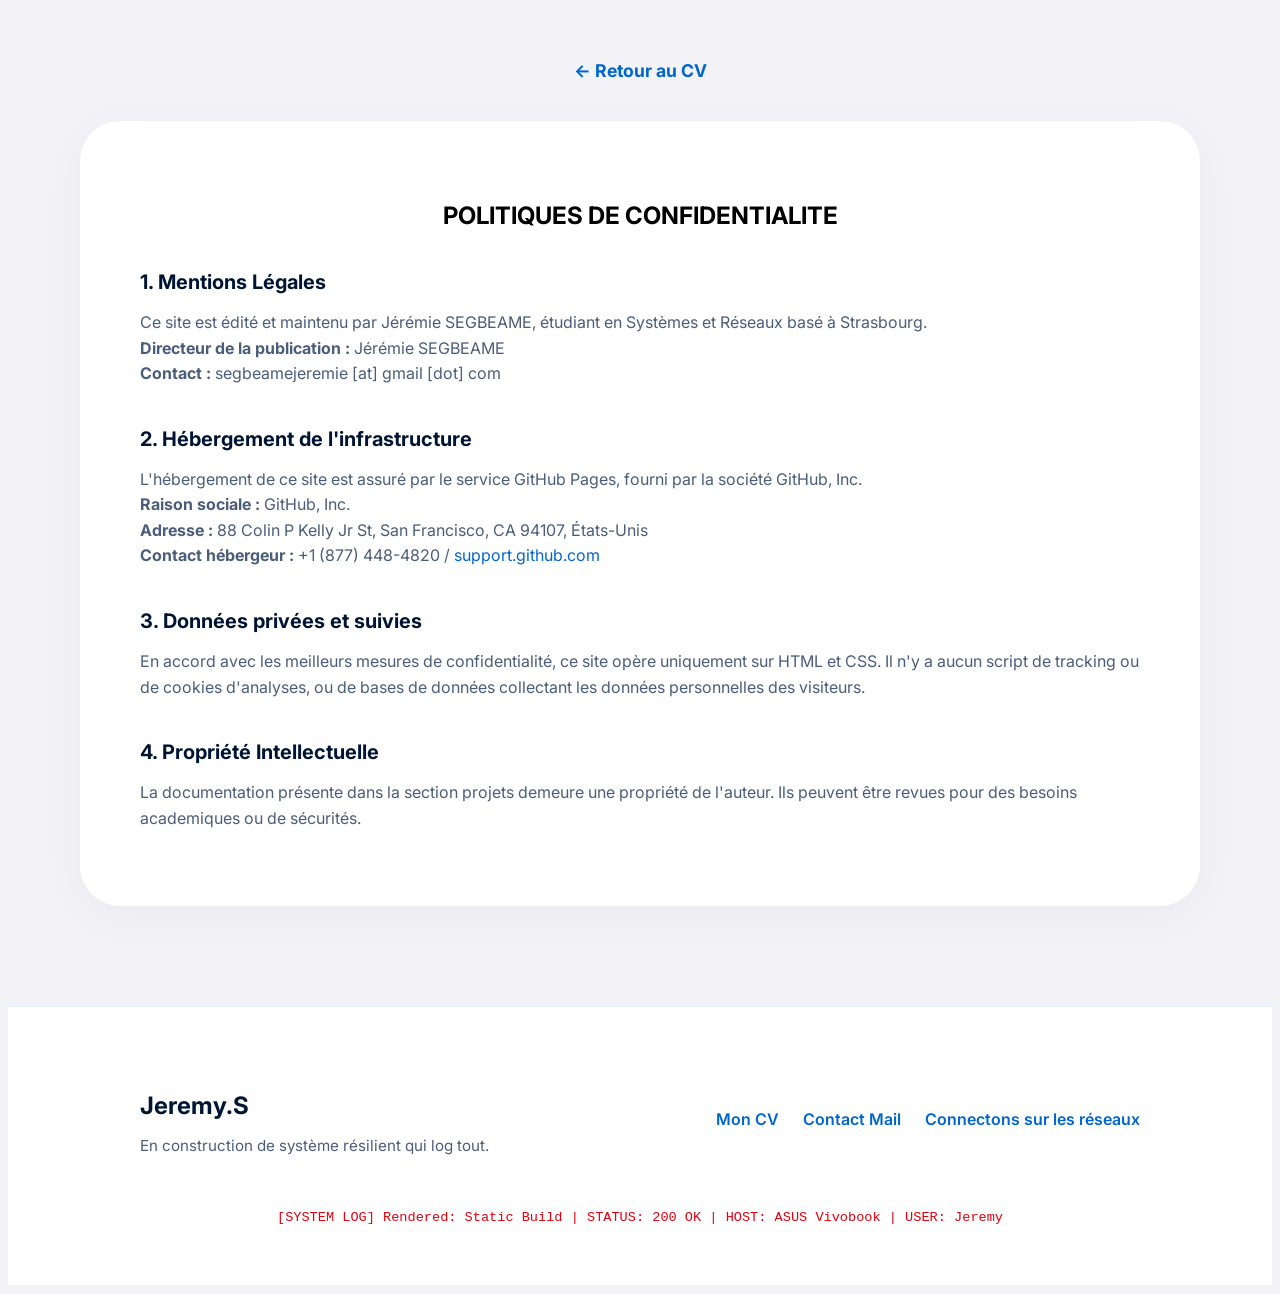
<file: legal.html>
<!DOCTYPE html>
<html lang="fr">
<head>
    <meta charset="UTF-8">
    <meta name="viewport" content="width=device-width, initial-scale=1.0">
    <link rel="stylesheet" href="style.css">
    <title>POLITIQUES DE CONFIDENTIALITE | Mon CV</title>
    <link rel="icon" href="law/favicon.ico" />
</head>
<body>

    <div style="text-align: center; margin-top: 60px;">
        <a href="index.html" style="color: #0066CC; text-decoration: none; font-weight: bold; font-size: 1.1rem;">
            ← Retour au CV
        </a>
    </div>

    <div class="legal-container">
        <h2>POLITIQUES DE CONFIDENTIALITE</h2>
        
        <div class="legal-content">
            <h3>1. Mentions Légales</h3>
            <p>Ce site est édité et maintenu par Jérémie SEGBEAME, étudiant en Systèmes et Réseaux basé à Strasbourg.<br>
            <strong>Directeur de la publication :</strong> Jérémie SEGBEAME<br>
            <strong>Contact :</strong> segbeamejeremie [at] gmail [dot] com</p>

            <h3>2. Hébergement de l'infrastructure</h3>
            <p>L'hébergement de ce site est assuré par le service GitHub Pages, fourni par la société GitHub, Inc.<br>
            <strong>Raison sociale :</strong> GitHub, Inc.<br>
            <strong>Adresse :</strong> 88 Colin P Kelly Jr St, San Francisco, CA 94107, États-Unis<br>
            <strong>Contact hébergeur :</strong> +1 (877) 448-4820 / <a href="https://support.github.com" style="color: #0066CC; text-decoration: none;">support.github.com</a></p>
            <h3>3. Données privées et suivies</h3>
            <p>En accord avec les meilleurs mesures de confidentialité, ce site opère uniquement sur HTML et CSS. Il n'y a aucun script de tracking ou de cookies d'analyses, ou de bases de données collectant les données personnelles des visiteurs.</p>

            <h3>4. Propriété Intellectuelle</h3>
            <p>La documentation présente dans la section projets demeure une propriété de l'auteur. Ils peuvent être revues pour des besoins academiques ou de sécurités.</p>
        </div>
    </div>

    <footer class="site-footer">
        <div class="footer-content">
            <div class="footer-brand">
                <h3>Jeremy.S</h3>
                <p>En construction de système résilient qui log tout.</p>
            </div>
            
            <div class="footer-links">
                <a href="index.html">Mon CV</a>
                <a href="mailto:segbeamejeremie@gmail.com">Contact Mail</a>
                <a href="https://linktr.ee/takentech">Connectons sur les réseaux</a>
            </div>
        </div>
        <div class="system-log">
            [SYSTEM LOG] Rendered: Static Build | STATUS: 200 OK | HOST: ASUS Vivobook | USER: Jeremy
        </div>
    </footer>

</body>
</html>
</file>
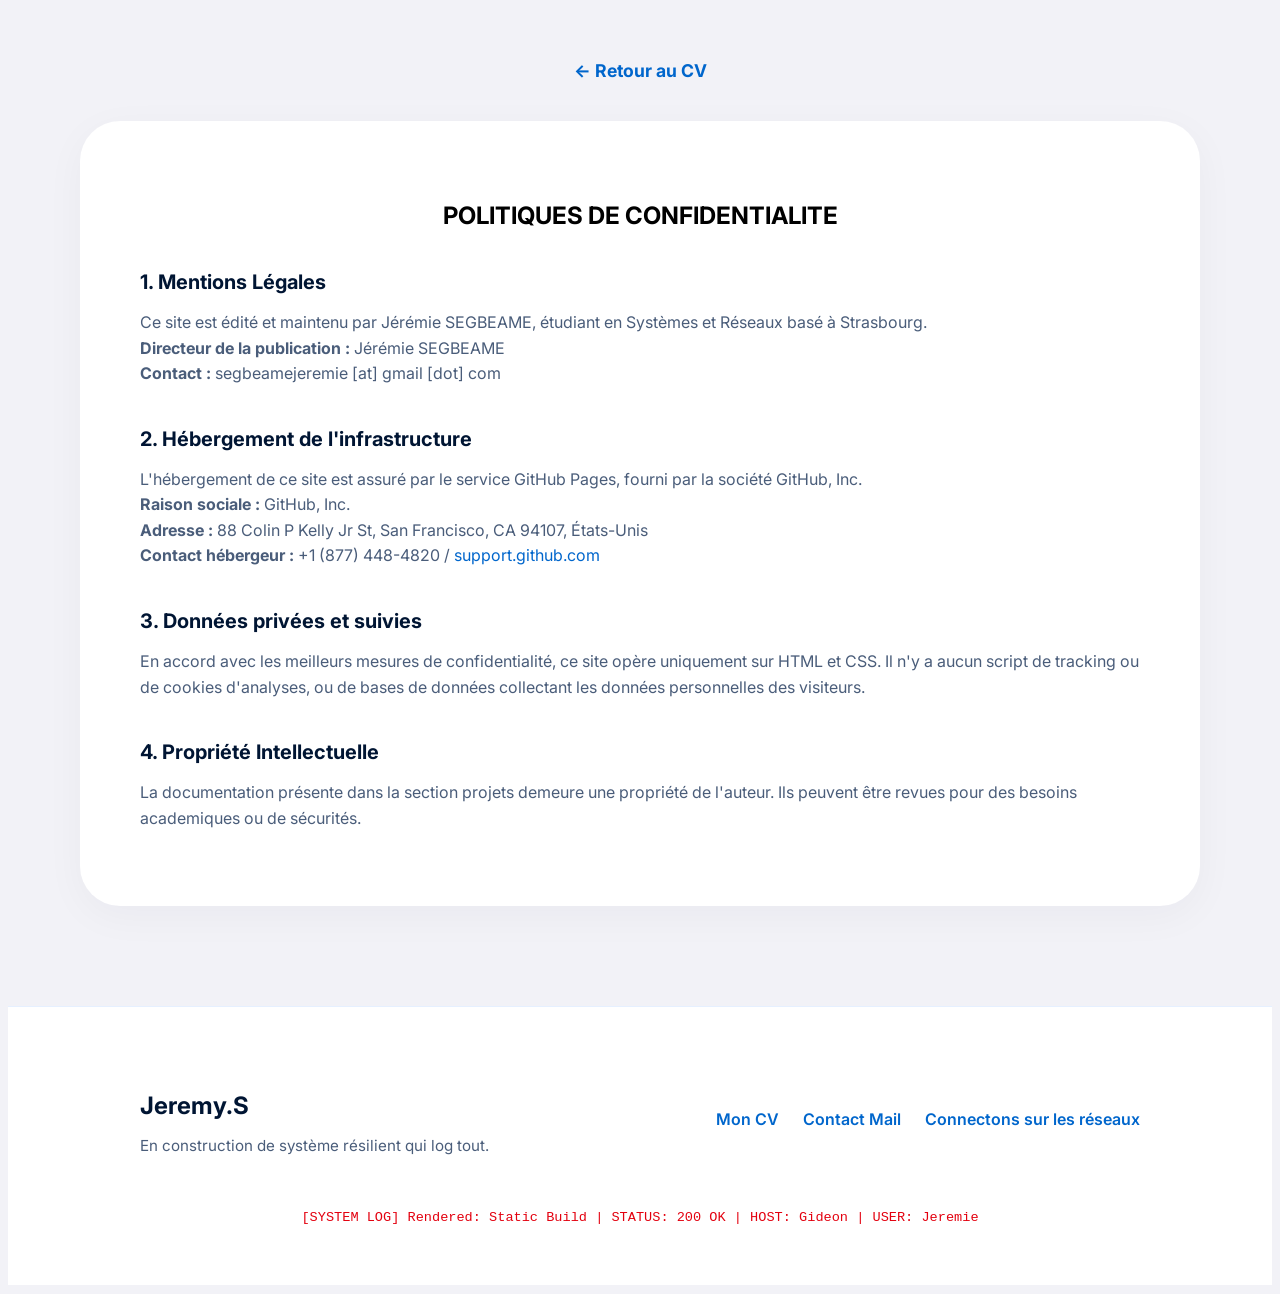
<file: Docs/legal.html>
<!DOCTYPE html>
<html lang="fr">
<head>
    <meta charset="UTF-8">
    <meta name="viewport" content="width=device-width, initial-scale=1.0">
    <link rel="stylesheet" href="/docs/style.css">
    <title>POLITIQUES DE CONFIDENTIALITE | Mon CV</title>
    <link rel="icon" href="/Icones/law/favicon.ico" />
</head>
<body>

    <div style="text-align: center; margin-top: 60px;">
        <a href="/Docs/index.html" style="color: #0066CC; text-decoration: none; font-weight: bold; font-size: 1.1rem;">
            ← Retour au CV
        </a>
    </div>

    <div class="legal-container">
        <h2>POLITIQUES DE CONFIDENTIALITE</h2>
        
        <div class="legal-content">
            <h3>1. Mentions Légales</h3>
            <p>Ce site est édité et maintenu par Jérémie SEGBEAME, étudiant en Systèmes et Réseaux basé à Strasbourg.<br>
            <strong>Directeur de la publication :</strong> Jérémie SEGBEAME<br>
            <strong>Contact :</strong> segbeamejeremie [at] gmail [dot] com</p>

            <h3>2. Hébergement de l'infrastructure</h3>
            <p>L'hébergement de ce site est assuré par le service GitHub Pages, fourni par la société GitHub, Inc.<br>
            <strong>Raison sociale :</strong> GitHub, Inc.<br>
            <strong>Adresse :</strong> 88 Colin P Kelly Jr St, San Francisco, CA 94107, États-Unis<br>
            <strong>Contact hébergeur :</strong> +1 (877) 448-4820 / <a href="https://support.github.com" style="color: #0066CC; text-decoration: none;">support.github.com</a></p>
            <h3>3. Données privées et suivies</h3>
            <p>En accord avec les meilleurs mesures de confidentialité, ce site opère uniquement sur HTML et CSS. Il n'y a aucun script de tracking ou de cookies d'analyses, ou de bases de données collectant les données personnelles des visiteurs.</p>

            <h3>4. Propriété Intellectuelle</h3>
            <p>La documentation présente dans la section projets demeure une propriété de l'auteur. Ils peuvent être revues pour des besoins academiques ou de sécurités.</p>
        </div>
    </div>

    <footer class="site-footer">
        <div class="footer-content">
            <div class="footer-brand">
                <h3>Jeremy.S</h3>
                <p>En construction de système résilient qui log tout.</p>
            </div>
            
            <div class="footer-links">
                <a href="/docs/index.html">Mon CV</a>
                <a href="mailto:segbeamejeremie@gmail.com">Contact Mail</a>
                <a href="https://linktr.ee/takentech">Connectons sur les réseaux</a>
            </div>
        </div>
        <div class="system-log">
            [SYSTEM LOG] Rendered: Static Build | STATUS: 200 OK | HOST: Gideon | USER: Jeremie
        </div>
    </footer>

</body>
</html>
</file>
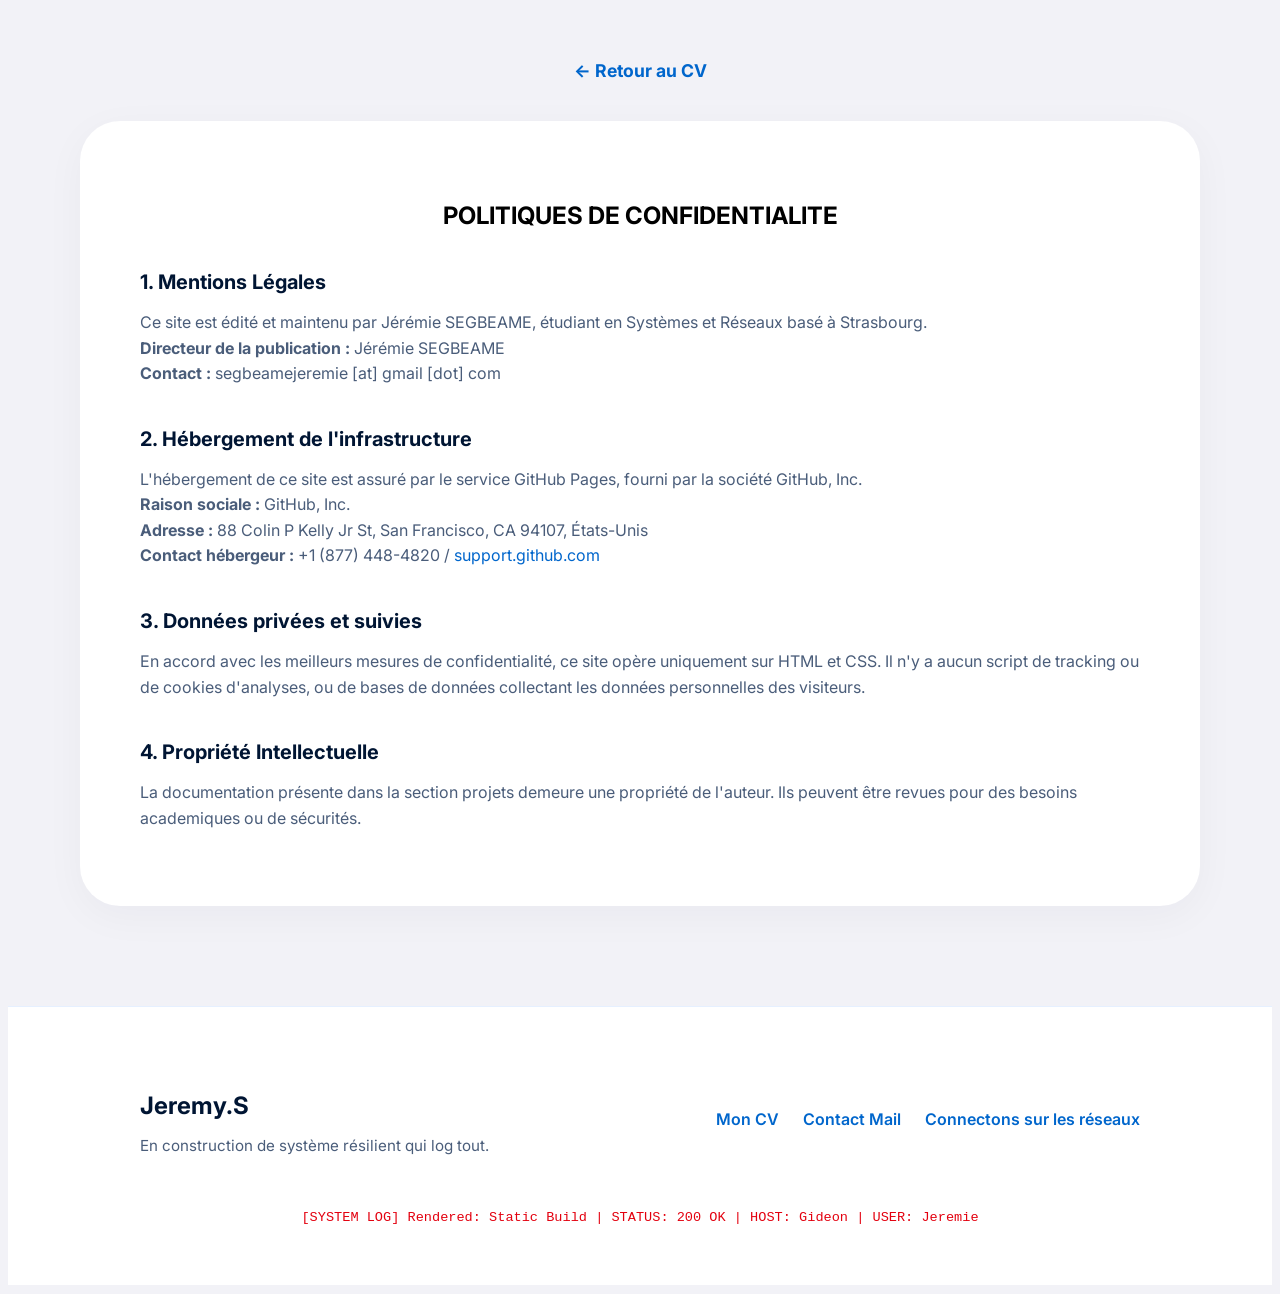
<file: Frontend/legal.html>
<!DOCTYPE html>
<html lang="fr">
<head>
    <meta charset="UTF-8">
    <meta name="viewport" content="width=device-width, initial-scale=1.0">
    <link rel="stylesheet" href="/Frontend/style.css">
    <title>POLITIQUES DE CONFIDENTIALITE | Mon CV</title>
    <link rel="icon" href="/Icones/law/favicon.ico" />
</head>
<body>

    <div style="text-align: center; margin-top: 60px;">
        <a href="/Frontend/index.html" style="color: #0066CC; text-decoration: none; font-weight: bold; font-size: 1.1rem;">
            ← Retour au CV
        </a>
    </div>

    <div class="legal-container">
        <h2>POLITIQUES DE CONFIDENTIALITE</h2>
        
        <div class="legal-content">
            <h3>1. Mentions Légales</h3>
            <p>Ce site est édité et maintenu par Jérémie SEGBEAME, étudiant en Systèmes et Réseaux basé à Strasbourg.<br>
            <strong>Directeur de la publication :</strong> Jérémie SEGBEAME<br>
            <strong>Contact :</strong> segbeamejeremie [at] gmail [dot] com</p>

            <h3>2. Hébergement de l'infrastructure</h3>
            <p>L'hébergement de ce site est assuré par le service GitHub Pages, fourni par la société GitHub, Inc.<br>
            <strong>Raison sociale :</strong> GitHub, Inc.<br>
            <strong>Adresse :</strong> 88 Colin P Kelly Jr St, San Francisco, CA 94107, États-Unis<br>
            <strong>Contact hébergeur :</strong> +1 (877) 448-4820 / <a href="https://support.github.com" style="color: #0066CC; text-decoration: none;">support.github.com</a></p>
            <h3>3. Données privées et suivies</h3>
            <p>En accord avec les meilleurs mesures de confidentialité, ce site opère uniquement sur HTML et CSS. Il n'y a aucun script de tracking ou de cookies d'analyses, ou de bases de données collectant les données personnelles des visiteurs.</p>

            <h3>4. Propriété Intellectuelle</h3>
            <p>La documentation présente dans la section projets demeure une propriété de l'auteur. Ils peuvent être revues pour des besoins academiques ou de sécurités.</p>
        </div>
    </div>

    <footer class="site-footer">
        <div class="footer-content">
            <div class="footer-brand">
                <h3>Jeremy.S</h3>
                <p>En construction de système résilient qui log tout.</p>
            </div>
            
            <div class="footer-links">
                <a href="/Frontend/index.html">Mon CV</a>
                <a href="mailto:segbeamejeremie@gmail.com">Contact Mail</a>
                <a href="https://linktr.ee/takentech">Connectons sur les réseaux</a>
            </div>
        </div>
        <div class="system-log">
            [SYSTEM LOG] Rendered: Static Build | STATUS: 200 OK | HOST: Gideon | USER: Jeremie
        </div>
    </footer>

</body>
</html>
</file>
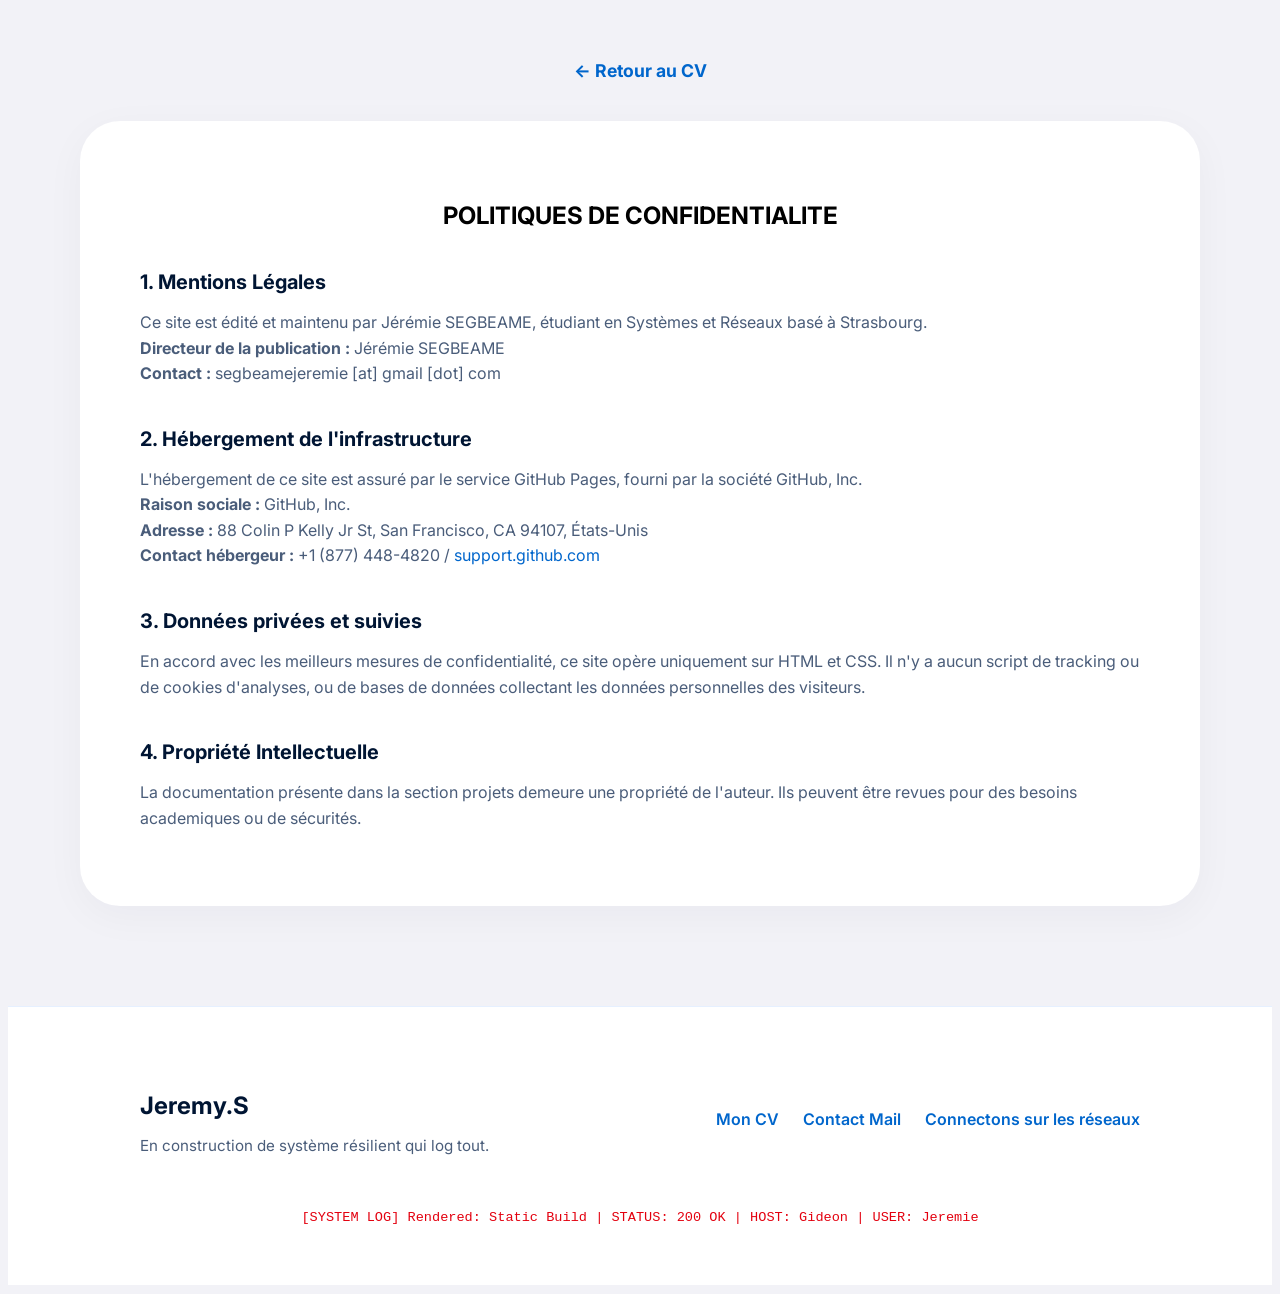
<file: src/legal.html>
<!DOCTYPE html>
<html lang="fr">
<head>
    <meta charset="UTF-8">
    <meta name="viewport" content="width=device-width, initial-scale=1.0">
    <link rel="stylesheet" href="./style.css">
    <title>POLITIQUES DE CONFIDENTIALITE | Mon CV</title>
    <link rel="icon" href="./icons/favicon/favicon.ico" />
</head>
<body>

    <div style="text-align: center; margin-top: 60px;">
        <a href="./index.html" style="color: #0066CC; text-decoration: none; font-weight: bold; font-size: 1.1rem;">
            ← Retour au CV
        </a>
    </div>

    <div class="legal-container">
        <h2>POLITIQUES DE CONFIDENTIALITE</h2>
        
        <div class="legal-content">
            <h3>1. Mentions Légales</h3>
            <p>Ce site est édité et maintenu par Jérémie SEGBEAME, étudiant en Systèmes et Réseaux basé à Strasbourg.<br>
            <strong>Directeur de la publication :</strong> Jérémie SEGBEAME<br>
            <strong>Contact :</strong> segbeamejeremie [at] gmail [dot] com</p>

            <h3>2. Hébergement de l'infrastructure</h3>
            <p>L'hébergement de ce site est assuré par le service GitHub Pages, fourni par la société GitHub, Inc.<br>
            <strong>Raison sociale :</strong> GitHub, Inc.<br>
            <strong>Adresse :</strong> 88 Colin P Kelly Jr St, San Francisco, CA 94107, États-Unis<br>
            <strong>Contact hébergeur :</strong> +1 (877) 448-4820 / <a href="https://support.github.com" style="color: #0066CC; text-decoration: none;">support.github.com</a></p>
            <h3>3. Données privées et suivies</h3>
            <p>En accord avec les meilleurs mesures de confidentialité, ce site opère uniquement sur HTML et CSS. Il n'y a aucun script de tracking ou de cookies d'analyses, ou de bases de données collectant les données personnelles des visiteurs.</p>

            <h3>4. Propriété Intellectuelle</h3>
            <p>La documentation présente dans la section projets demeure une propriété de l'auteur. Ils peuvent être revues pour des besoins academiques ou de sécurités.</p>
        </div>
    </div>

    <footer class="site-footer">
        <div class="footer-content">
            <div class="footer-brand">
                <h3>Jeremy.S</h3>
                <p>En construction de système résilient qui log tout.</p>
            </div>
            
            <div class="footer-links">
                <a href="./index.html">Mon CV</a>
                <a href="mailto:segbeamejeremie@gmail.com">Contact Mail</a>
                <a href="https://linktr.ee/takentech">Connectons sur les réseaux</a>
            </div>
        </div>
        <div class="system-log">
            [SYSTEM LOG] Rendered: Static Build | STATUS: 200 OK | HOST: Gideon | USER: Jeremie
        </div>
    </footer>

</body>
</html>
</file>
<file: style.css>
@import url('https://fonts.googleapis.com/css2?family=Inter:wght@400;600;700&display=swap');

body
{
    background-color:#F2F2F7;
    font-family: 'Inter', sans-serif;
}

.profil
{
    width: 200px;
    height: 270px;
    border-radius: 50px;
}

.presentation
{
    display: flex;
    flex-direction: column;
    justify-content: center;
    align-items: center;
    text-align: center;
    text-transform: capitalize;
    height: 100vh;
}

.presentation h1 
{
    font-size: 4.5rem;
    margin-bottom: 20px;
}

.presentation h3
{
    font-size: 1.35rem;
    font-weight: 400;
    color: #4A5D7A;
    max-width: 800px;
}

.boutton
{
    display: flex;
    flex-direction: row;
    justify-content: center;
    gap: 15px;
}

button
{
    border: 1px;
    background-color: #0066CC;
    border-radius: 20px;
    color: white;
    padding: 15px;
    cursor: pointer;
    display: flex;
    align-items: center;
    gap: 8px;
}


/* Change "button" to ".btn-link" */
.btn-link {
    border: 1px;
    background-color: #0066CC;
    border-radius: 20px;
    color: white;
    padding: 15px;
    cursor: pointer;
    display: flex;
    align-items: center;
    gap: 8px;
    
    /* Add these two lines to remove the default blue underline from links */
    text-decoration: none; 
    font-family: inherit;
}

/* Add a hover effect so users know it's clickable! */
.btn-link:hover {
    background-color: #004C99; /* Slightly darker blue */
    transform: scale(1.02); /* Makes it pop out slightly */
    transition: all 0.2s ease;
}




.resume
{
    width: 20px;
    height: 20px;
}

.coverletter
{
    width: 20px;
    height: 20px;   
}

.portfolio
{
    width: 20px;
    height: 20px;
}

ul {
    list-style-type: none; /* Enlève les points noirs par défaut */
    padding-left: 0;
}

li {
    margin-bottom: 10px;
    padding-left: 20px;
    position: relative;
    color: #001533;
}

li::before {
    content: '→';
    color: #0066CC; /* Flèche en bleu */
    position: absolute;
    left: 0;
    font-weight: bold;
}






/* DEBUT CONFIG EXPERIENCES */
.xp
{
    border
    border-color: black;
    border-radius: 40px;
    background-color: #FFFFFF;
    box-shadow: 0 10px 40px rgba(0, 21, 51, 0.04);
    padding: 60px;
    margin: 80px auto;
    max-width: 1000px;

}

.xp h2 {
    text-align: center;
    margin-bottom: 40px;
}

.xp1 {
    background-color: #F8F9FA; /* Un gris extrêmement clair, presque blanc */
    border-radius: 24px; /* Bords arrondis un peu plus petits que la boîte externe */
    padding: 40px;
    
    transition: transform 0.3s ease; /* Prépare le terrain pour une animation fluide */
}

.xp1:hover {
    transform: scale(1.02);
    background-color: #FFFFFF;
    box-shadow: 0 20px 40px rgba(0, 21, 51, 0.08);
}

.xp1 h3 {
    color: #001533;
    margin-bottom: 5px;
}

.xp1 h4 {
    color: #4A5D7A;
    font-weight: 500;
    margin-bottom: 15px;
}

.xp1 h5 {
    color: #E3000F; /* En rouge pour attirer l'œil */
    font-size: 0.9rem;
    text-transform: uppercase; /* Met tout en majuscules */
    letter-spacing: 1px; /* Espace légèrement les lettres */
    margin-bottom: 20px;
}

.xp1 ul {
    list-style-type: none; /* Enlève les points noirs par défaut */
    padding-left: 0;
}

.xp1 li {
    margin-bottom: 10px;
    padding-left: 20px;
    position: relative;
    color: #001533;
}

/* Ajoute une flèche personnalisée devant chaque élément de la liste */
.xp1 li::before {
    content: '→';
    color: #0066CC; /* Flèche en bleu */
    position: absolute;
    left: 0;
    font-weight: bold;
}

/* Fin config EXPERIENCE PRO */




/* DEBUT CONFIG PROJETS */
/* --- THE OUTER BOX --- */
.projects-container {
    background-color: #FFFFFF;
    border-radius: 40px;
    padding: 60px;
    max-width: 1000px;
    margin: 40px auto 80px auto;
    box-shadow: 0 10px 40px rgba(0, 21, 51, 0.04);
}

.projects-container h2 {
    text-align: center;
    margin-bottom: 40px;
}

/* --- THE GRID SYSTEM --- */
.projects-grid {
    display: grid;
    /* This creates 2 equal columns. We can change it to 3 if you prefer! */
    grid-template-columns: 1fr 1fr; 
    gap: 30px; /* The space between your project cards */
}

/* --- THE PROJECT CARDS (Inner Boxes) --- */
.project-card {
    background-color: #F8F9FA;
    border-radius: 24px;
    padding: 30px;
    transition: transform 0.3s ease, box-shadow 0.3s ease;
    
    /* Flexbox inside the grid cell to push the link to the bottom */
    display: flex;
    flex-direction: column;
}

.project-card:hover {
    transform: scale(1.02);
    background-color: #FFFFFF;
    box-shadow: 0 20px 40px rgba(0, 21, 51, 0.08);
}

.project-card h3 {
    color: #001533;
    margin-bottom: 5px;
    font-size: 1.2rem;
}

.project-card h4 {
    color: #E3000F; /* Red accent for the category */
    font-size: 0.85rem;
    text-transform: uppercase;
    letter-spacing: 1px;
    margin-bottom: 15px;
}

.project-card p {
    color: #4A5D7A;
    font-size: 0.95rem;
    margin-bottom: 20px;
    flex-grow: 1; /* Pushes the link to the bottom if texts are different lengths */
}

/* The clickable link at the bottom of the card */
.project-link {
    color: #0066CC;
    text-decoration: none;
    font-weight: bold;
    font-size: 0.95rem;
    margin-top: auto; 
}

.project-link:hover {
    text-decoration: underline;
}

/* Fin config project */





/* DEBUT CONFIG BOITE COMPETENCES */
/* --- THE OUTER BOX--- */
.skills-container {
    background-color: #FFFFFF;
    border-radius: 40px;
    padding: 60px;
    max-width: 1000px;
    margin: 0 auto 80px auto;
    box-shadow: 0 10px 40px rgba(0, 21, 51, 0.04);
}

.skills-container h2 {
    text-align: center;
    margin-bottom: 40px;
}

/* --- THE GRID SYSTEM (3 Columns) --- */
.skills-grid {
    display: grid;
    grid-template-columns: 1fr 1fr 1fr; /* 3 equal columns */
    gap: 24px;
}

/* --- THE SKILL CARDS (Inner Boxes) --- */
.skill-card {
    background-color: #F8F9FA;
    border-radius: 24px;
    padding: 30px;
    transition: transform 0.3s ease, box-shadow 0.3s ease;
}

.skill-card:hover {
    transform: scale(1.02);
    background-color: #FFFFFF;
    box-shadow: 0 20px 40px rgba(0, 21, 51, 0.08);
}

.skill-card h3 {
    color: #001533;
    font-size: 1.2rem;
    margin-bottom: 20px;
}

/* --- THE ICON STYLING --- */
.card-icon {
    width: 56px;
    height: 56px;
    background: rgba(0, 102, 204, 0.1); /* Very light blue background */
    border-radius: 16px;
    display: flex;
    align-items: center;
    justify-content: center;
    margin-bottom: 24px;
    color: #0066CC; /* The SVG icon inherits this blue color */
}

.card-icon svg {
    width: 28px;
    height: 28px;
}

/* Note: Since we used <ul class="mission-list"> in the HTML, 
   it will automatically inherit the beautiful list styles (with the blue arrow) 
   that you already wrote for the Experiences section! */








/*DEBUT CONFIG ACADEMIC PARCOURS*/
/* ========================================= */
/* ACADEMIC TIMELINE CSS */
/* ========================================= */

.academic-container {
    background-color: #FFFFFF;
    border-radius: 40px;
    padding: 60px;
    max-width: 1000px;
    margin: 0 auto 80px auto;
    box-shadow: 0 10px 40px rgba(0, 21, 51, 0.04);
}

.academic-container h2 {
    text-align: center;
    margin-bottom: 50px;
}

/* The vertical line */
.timeline {
    position: relative;
    padding-left: 50px; /* Makes room for the line and dots */
}

/* Drawing the actual line using ::before */
.timeline::before {
    content: '';
    position: absolute;
    left: 20px;
    top: 0;
    bottom: 0; /* Stretches the line from top to bottom */
    width: 4px;
    background-color: #F2F2F7;
    border-radius: 4px;
}

/* The parent container for each step */
.timeline-item {
    position: relative;
    margin-bottom: 40px;
}

.timeline-item:last-child {
    margin-bottom: 0;
}

/* The dots sitting on the line */
.timeline-dot {
    position: absolute;
    left: -39px; /* Pulls the dot perfectly onto the vertical line */
    top: 30px;   /* Aligns it with the card */
    width: 18px;
    height: 18px;
    background-color: #FFFFFF;
    border: 4px solid #0066CC;
    border-radius: 50%;
    box-shadow: 0 0 0 4px #FFFFFF; /* Gives it a clean white ring */
    z-index: 2; /* Keeps the dot on top of the line */
}

/* The card next to the dot */
.timeline-content {
    background-color: #F8F9FA;
    border-radius: 24px;
    padding: 30px;
    transition: transform 0.3s ease, box-shadow 0.3s ease;
}

.timeline-content:hover {
    transform: scale(1.02);
    background-color: #FFFFFF;
    box-shadow: 0 20px 40px rgba(0, 21, 51, 0.08);
}

.timeline-content h3 {
    color: #001533;
    font-size: 1.25rem;
    margin-bottom: 5px;
}

.timeline-content h4 {
    color: #4A5D7A;
    font-weight: 500;
    margin-bottom: 15px;
}

.timeline-date {
    display: inline-block;
    color: #E3000F;
    font-size: 0.85rem;
    font-weight: bold;
    text-transform: uppercase;
    letter-spacing: 1px;
    margin-bottom: 15px;
    background: rgba(227, 0, 15, 0.1);
    padding: 6px 12px;
    border-radius: 8px;
}

/*FIN CONFIG ACADEMIC PARKOUR*/






/*DEBUT CONFIG QUALITES*/
/* --- TAG CLOUD FOR QUALITIES --- */
.tag-cloud {
    display: flex;
    flex-wrap: wrap; /* Allows the tags to drop to the next line if there's no room */
    gap: 16px;
    justify-content: center; /* Centers them perfectly */
}

.quality-tag {
    background-color: #F8F9FA;
    padding: 16px 32px;
    border-radius: 99px; /* This makes them pill-shaped */
    font-weight: 600;
    color: #001533;
    transition: all 0.3s ease;
    cursor: default;
}

.quality-tag:hover {
    background-color: #0066CC;
    color: white;
    transform: translateY(-3px);
    box-shadow: 0 10px 20px rgba(0, 102, 204, 0.2);
}






/*DEBUT CONFIG FOOTER ET LEGAL PAGE*/

/* ========================================= */
/* LEGAL PAGE CSS */
/* ========================================= */

.legal-container {
    background-color: #FFFFFF;
    border-radius: 40px;
    padding: 60px;
    max-width: 1000px;
    margin: 40px auto 80px auto;
    box-shadow: 0 10px 40px rgba(0, 21, 51, 0.04);
}

.legal-container h2 {
    text-align: center;
    margin-bottom: 40px;
}

.legal-content h3 {
    color: #001533;
    font-size: 1.25rem;
    margin-top: 40px;
    margin-bottom: 10px;
}

.legal-content p {
    color: #4A5D7A;
    line-height: 1.6;
    margin-bottom: 15px;
}

/* ========================================= */
/* FOOTER CSS */
/* ========================================= */

.site-footer {
    background-color: #FFFFFF;
    padding: 60px 40px;
    margin-top: 100px; /* Pushes the footer to the bottom */
    border-top: 1px solid #E6F0FF;
}

.footer-content {
    max-width: 1000px;
    margin: 0 auto;
    display: flex;
    justify-content: space-between;
    align-items: center;
    flex-wrap: wrap; /* Allows stacking on mobile */
    gap: 30px;
}

.footer-brand h3 {
    font-size: 1.5rem;
    color: #001533;
    margin-bottom: 5px;
}

.footer-brand p {
    color: #4A5D7A;
    font-size: 0.95rem;
}

.footer-links {
    display: flex;
    gap: 24px;
}

.footer-links a {
    color: #0066CC;
    text-decoration: none;
    font-weight: 600;
    transition: color 0.3s ease;
}

.footer-links a:hover {
    color: #004C99;
    text-decoration: underline;
}

.system-log {
    max-width: 1000px;
    margin: 40px auto 0 auto;
    font-family: monospace;
    font-size: 0.85rem;
    color: #E3000F;
    text-align: center;
}

/*FIN CONFIG FOOTER ET LEGAL PAGE*/










/* ========================================= */
/* RESPONSIVITÉ MOBILE (Z Fold / iPhone) */
/* ========================================= */

@media (max-width: 768px) {
    
    /* 1. TYPOGRAPHIE : On réduit la taille des titres géants */
    .presentation h1 {
        font-size: 2.8rem;
    }
    
    .presentation h3 {
        font-size: 1.1rem;
        padding: 0 20px; /* Empêche le texte de coller aux bords de l'écran */
    }

    /* 2. BOUTONS : On les empile de haut en bas au lieu de gauche à droite */
    /* ... tes autres règles mobile ... */

    .boutton {
        flex-direction: column;
        align-items: center;
        width: 100%;
        padding: 0 20px;
    }

    .btn-link {
        width: 100%; 
        justify-content: center; 
        margin: 10px 0; 
        
        /* NOUVEAU : Ajustements pour les longs textes sur mobile */
        font-size: 0.95rem; /* Réduit un tout petit peu la taille de la police */
        text-align: center;
        white-space: normal; /* Autorise le texte à passer sur deux lignes si l'écran est trop petit */
        padding: 12px; /* Ajuste l'espacement interne pour que le bouton ne soit pas trop massif */
    }

    /* 3. LES BOÎTES EXTERNES : On réduit les énormes marges blanches */
    .xp, .projects-container, .skills-container, .academic-container, .legal-container, .qualities-container {
        padding: 40px 25px; /* Moins de vide à l'intérieur de la boîte */
        margin: 30px 15px;  /* Laisse juste un petit espace entre la boîte et les bords du téléphone */
        border-radius: 24px; /* On réduit un peu l'arrondi pour que ça fasse moins "bulle" sur mobile */
    }

    /* 4. LE MOTEUR DE GRILLE : On casse les colonnes pour tout mettre sur 1 seule file */
    .projects-grid, .skills-grid {
        grid-template-columns: 1fr; /* "1 fraction" = 1 seule colonne qui prend 100% de la place */
        gap: 20px;
    }

    /* 5. LE FOOTER : On aligne tout proprement au centre */
    .footer-content {
        flex-direction: column;
        text-align: center;
        gap: 20px;
    }

    .footer-links {
        flex-wrap: wrap; /* Permet aux liens de passer à la ligne s'ils manquent de place */
        justify-content: center;
    }

    /* Ajustement de l'accueil pour éviter que la photo touche le haut */
    .presentation {
        height: auto;           /* Annule la hauteur stricte qui bloquait le contenu */
        min-height: 100vh;      /* Garde le bel effet "plein écran" si possible */
        padding-top: 60px;      /* Force un espace de 60px tout en haut */
        padding-bottom: 40px;   /* Garde un peu d'espace en bas avant les expériences */
    }
}
</file>
<file: docs/style.css>
@import url('https://fonts.googleapis.com/css2?family=Inter:wght@400;600;700&display=swap');

body
{
    background-color:#F2F2F7;
    font-family: 'Inter', sans-serif;
}

.profil
{
    width: 200px;
    height: 270px;
    border-radius: 50px;
}

.presentation
{
    display: flex;
    flex-direction: column;
    justify-content: center;
    align-items: center;
    text-align: center;
    text-transform: capitalize;
    height: 100vh;
}

.presentation h1 
{
    font-size: 4.5rem;
    margin-bottom: 20px;
}

.presentation h3
{
    font-size: 1.35rem;
    font-weight: 400;
    color: #4A5D7A;
    max-width: 800px;
}

.boutton
{
    display: flex;
    flex-direction: row;
    justify-content: center;
    gap: 15px;
}

button
{
    border: 1px;
    background-color: #0066CC;
    border-radius: 20px;
    color: white;
    padding: 15px;
    cursor: pointer;
    display: flex;
    align-items: center;
    gap: 8px;
}


/* Change "button" to ".btn-link" */
.btn-link {
    border: 1px;
    background-color: #0066CC;
    border-radius: 20px;
    color: white;
    padding: 15px;
    cursor: pointer;
    display: flex;
    align-items: center;
    gap: 8px;
    
    /* Add these two lines to remove the default blue underline from links */
    text-decoration: none; 
    font-family: inherit;
}

/* Add a hover effect so users know it's clickable! */
.btn-link:hover {
    background-color: #004C99; /* Slightly darker blue */
    transform: scale(1.02); /* Makes it pop out slightly */
    transition: all 0.2s ease;
}




.resume
{
    width: 20px;
    height: 20px;
}

.coverletter
{
    width: 20px;
    height: 20px;   
}

.portfolio
{
    width: 20px;
    height: 20px;
}

ul {
    list-style-type: none; /* Enlève les points noirs par défaut */
    padding-left: 0;
}

li {
    margin-bottom: 10px;
    padding-left: 20px;
    position: relative;
    color: #001533;
}

li::before {
    content: '→';
    color: #0066CC; /* Flèche en bleu */
    position: absolute;
    left: 0;
    font-weight: bold;
}






/* DEBUT CONFIG EXPERIENCES */
.xp
{
    border-color: black;
    border-radius: 40px;
    background-color: #FFFFFF;
    box-shadow: 0 10px 40px rgba(0, 21, 51, 0.04);
    padding: 60px;
    margin: 80px auto;
    max-width: 1000px;

}

.xp h2 {
    text-align: center;
    margin-bottom: 40px;
}

.xp1 {
    background-color: #F8F9FA; /* Un gris extrêmement clair, presque blanc */
    border-radius: 24px; /* Bords arrondis un peu plus petits que la boîte externe */
    padding: 40px;
    
    transition: transform 0.3s ease; /* Prépare le terrain pour une animation fluide */
}

.xp1:hover {
    transform: scale(1.02);
    background-color: #FFFFFF;
    box-shadow: 0 20px 40px rgba(0, 21, 51, 0.08);
}

.xp1 h3 {
    color: #001533;
    margin-bottom: 5px;
}

.xp1 h4 {
    color: #4A5D7A;
    font-weight: 500;
    margin-bottom: 15px;
}

.xp1 h5 {
    color: #E3000F; /* En rouge pour attirer l'œil */
    font-size: 0.9rem;
    text-transform: uppercase; /* Met tout en majuscules */
    letter-spacing: 1px; /* Espace légèrement les lettres */
    margin-bottom: 20px;
}

.xp1 ul {
    list-style-type: none; /* Enlève les points noirs par défaut */
    padding-left: 0;
}

.xp1 li {
    margin-bottom: 10px;
    padding-left: 20px;
    position: relative;
    color: #001533;
}

/* Ajoute une flèche personnalisée devant chaque élément de la liste */
.xp1 li::before {
    content: '→';
    color: #0066CC; /* Flèche en bleu */
    position: absolute;
    left: 0;
    font-weight: bold;
}

/* Fin config EXPERIENCE PRO */




/* DEBUT CONFIG PROJETS */
/* --- THE OUTER BOX --- */
.projects-container {
    background-color: #FFFFFF;
    border-radius: 40px;
    padding: 60px;
    max-width: 1000px;
    margin: 40px auto 80px auto;
    box-shadow: 0 10px 40px rgba(0, 21, 51, 0.04);
}

.projects-container h2 {
    text-align: center;
    margin-bottom: 40px;
}

/* --- THE GRID SYSTEM --- */
.projects-grid {
    display: grid;
    /* This creates 2 equal columns. We can change it to 3 if you prefer! */
    grid-template-columns: 1fr 1fr; 
    gap: 30px; /* The space between your project cards */
}

/* --- THE PROJECT CARDS (Inner Boxes) --- */
.project-card {
    background-color: #F8F9FA;
    border-radius: 24px;
    padding: 30px;
    transition: transform 0.3s ease, box-shadow 0.3s ease;
    
    /* Flexbox inside the grid cell to push the link to the bottom */
    display: flex;
    flex-direction: column;
}

.project-card:hover {
    transform: scale(1.02);
    background-color: #FFFFFF;
    box-shadow: 0 20px 40px rgba(0, 21, 51, 0.08);
}

.project-card h3 {
    color: #001533;
    margin-bottom: 5px;
    font-size: 1.2rem;
}

.project-card h4 {
    color: #E3000F; /* Red accent for the category */
    font-size: 0.85rem;
    text-transform: uppercase;
    letter-spacing: 1px;
    margin-bottom: 15px;
}

.project-card p {
    color: #4A5D7A;
    font-size: 0.95rem;
    margin-bottom: 20px;
    flex-grow: 1; /* Pushes the link to the bottom if texts are different lengths */
}

/* The clickable link at the bottom of the card */
.project-link {
    color: #0066CC;
    text-decoration: none;
    font-weight: bold;
    font-size: 0.95rem;
    margin-top: auto; 
}

.project-link:hover {
    text-decoration: underline;
}

/* Fin config project */





/* DEBUT CONFIG BOITE COMPETENCES */
/* --- THE OUTER BOX--- */
.skills-container {
    background-color: #FFFFFF;
    border-radius: 40px;
    padding: 60px;
    max-width: 1000px;
    margin: 0 auto 80px auto;
    box-shadow: 0 10px 40px rgba(0, 21, 51, 0.04);
}

.skills-container h2 {
    text-align: center;
    margin-bottom: 40px;
}

/* --- THE GRID SYSTEM (3 Columns) --- */
.skills-grid {
    display: grid;
    grid-template-columns: 1fr 1fr 1fr; /* 3 equal columns */
    gap: 24px;
}

/* --- THE SKILL CARDS (Inner Boxes) --- */
.skill-card {
    background-color: #F8F9FA;
    border-radius: 24px;
    padding: 30px;
    transition: transform 0.3s ease, box-shadow 0.3s ease;
}

.skill-card:hover {
    transform: scale(1.02);
    background-color: #FFFFFF;
    box-shadow: 0 20px 40px rgba(0, 21, 51, 0.08);
}

.skill-card h3 {
    color: #001533;
    font-size: 1.2rem;
    margin-bottom: 20px;
}

/* --- THE ICON STYLING --- */
.card-icon {
    width: 56px;
    height: 56px;
    background: rgba(0, 102, 204, 0.1); /* Very light blue background */
    border-radius: 16px;
    display: flex;
    align-items: center;
    justify-content: center;
    margin-bottom: 24px;
    color: #0066CC; /* The SVG icon inherits this blue color */
}

.card-icon svg {
    width: 28px;
    height: 28px;
}








/*DEBUT CONFIG ACADEMIC PARCOURS*/
/* ========================================= */
/* ACADEMIC TIMELINE CSS */
/* ========================================= */

.academic-container {
    background-color: #FFFFFF;
    border-radius: 40px;
    padding: 60px;
    max-width: 1000px;
    margin: 0 auto 80px auto;
    box-shadow: 0 10px 40px rgba(0, 21, 51, 0.04);
}

.academic-container h2 {
    text-align: center;
    margin-bottom: 50px;
}

/* The vertical line */
.timeline {
    position: relative;
    padding-left: 50px; /* Makes room for the line and dots */
}

/* Drawing the actual line using ::before */
.timeline::before {
    content: '';
    position: absolute;
    left: 20px;
    top: 0;
    bottom: 0; /* Stretches the line from top to bottom */
    width: 4px;
    background-color: #F2F2F7;
    border-radius: 4px;
}

/* The parent container for each step */
.timeline-item {
    position: relative;
    margin-bottom: 40px;
}

.timeline-item:last-child {
    margin-bottom: 0;
}

/* The dots sitting on the line */
.timeline-dot {
    position: absolute;
    left: -39px; /* Pulls the dot perfectly onto the vertical line */
    top: 30px;   /* Aligns it with the card */
    width: 18px;
    height: 18px;
    background-color: #FFFFFF;
    border: 4px solid #0066CC;
    border-radius: 50%;
    box-shadow: 0 0 0 4px #FFFFFF; /* Gives it a clean white ring */
    z-index: 2; /* Keeps the dot on top of the line */
}

/* The card next to the dot */
.timeline-content {
    background-color: #F8F9FA;
    border-radius: 24px;
    padding: 30px;
    transition: transform 0.3s ease, box-shadow 0.3s ease;
}

.timeline-content:hover {
    transform: scale(1.02);
    background-color: #FFFFFF;
    box-shadow: 0 20px 40px rgba(0, 21, 51, 0.08);
}

.timeline-content h3 {
    color: #001533;
    font-size: 1.25rem;
    margin-bottom: 5px;
}

.timeline-content h4 {
    color: #4A5D7A;
    font-weight: 500;
    margin-bottom: 15px;
}

.timeline-date {
    display: inline-block;
    color: #E3000F;
    font-size: 0.85rem;
    font-weight: bold;
    text-transform: uppercase;
    letter-spacing: 1px;
    margin-bottom: 15px;
    background: rgba(227, 0, 15, 0.1);
    padding: 6px 12px;
    border-radius: 8px;
}

/*FIN CONFIG ACADEMIC PARKOUR*/






/*DEBUT CONFIG QUALITES*/
/* --- TAG CLOUD FOR QUALITIES --- */
.tag-cloud {
    display: flex;
    flex-wrap: wrap; /* Allows the tags to drop to the next line if there's no room */
    gap: 16px;
    justify-content: center; /* Centers them perfectly */
}

.quality-tag {
    background-color: #F8F9FA;
    padding: 16px 32px;
    border-radius: 99px; /* This makes them pill-shaped */
    font-weight: 600;
    color: #001533;
    transition: all 0.3s ease;
    cursor: default;
}

.quality-tag:hover {
    background-color: #0066CC;
    color: white;
    transform: translateY(-3px);
    box-shadow: 0 10px 20px rgba(0, 102, 204, 0.2);
}






/*DEBUT CONFIG FOOTER ET LEGAL PAGE*/

/* ========================================= */
/* LEGAL PAGE CSS */
/* ========================================= */

.legal-container {
    background-color: #FFFFFF;
    border-radius: 40px;
    padding: 60px;
    max-width: 1000px;
    margin: 40px auto 80px auto;
    box-shadow: 0 10px 40px rgba(0, 21, 51, 0.04);
}

.legal-container h2 {
    text-align: center;
    margin-bottom: 40px;
}

.legal-content h3 {
    color: #001533;
    font-size: 1.25rem;
    margin-top: 40px;
    margin-bottom: 10px;
}

.legal-content p {
    color: #4A5D7A;
    line-height: 1.6;
    margin-bottom: 15px;
}

/* ========================================= */
/* FOOTER CSS */
/* ========================================= */

.site-footer {
    background-color: #FFFFFF;
    padding: 60px 40px;
    margin-top: 100px; /* Pushes the footer to the bottom */
    border-top: 1px solid #E6F0FF;
}

.footer-content {
    max-width: 1000px;
    margin: 0 auto;
    display: flex;
    justify-content: space-between;
    align-items: center;
    flex-wrap: wrap; /* Allows stacking on mobile */
    gap: 30px;
}

.footer-brand h3 {
    font-size: 1.5rem;
    color: #001533;
    margin-bottom: 5px;
}

.footer-brand p {
    color: #4A5D7A;
    font-size: 0.95rem;
}

.footer-links {
    display: flex;
    gap: 24px;
}

.footer-links a {
    color: #0066CC;
    text-decoration: none;
    font-weight: 600;
    transition: color 0.3s ease;
}

.footer-links a:hover {
    color: #004C99;
    text-decoration: underline;
}

.system-log {
    max-width: 1000px;
    margin: 40px auto 0 auto;
    font-family: monospace;
    font-size: 0.85rem;
    color: #E3000F;
    text-align: center;
}

/*FIN CONFIG FOOTER ET LEGAL PAGE*/










/* ========================================= */
/* RESPONSIVITÉ MOBILE (Z Fold / iPhone) */
/* ========================================= */

@media (max-width: 768px) {
    
    /* 1. TYPOGRAPHIE : On réduit la taille des titres géants */
    .presentation h1 {
        font-size: 2.8rem;
    }
    
    .presentation h3 {
        font-size: 1.1rem;
        padding: 0 20px; /* Empêche le texte de coller aux bords de l'écran */
    }

    /* 2. BOUTONS : On les empile de haut en bas au lieu de gauche à droite */
    /* ... tes autres règles mobile ... */

    .boutton {
        flex-direction: column;
        align-items: center;
        width: 100%;
        padding: 0 20px;
    }

    .btn-link {
        width: 100%; 
        justify-content: center; 
        margin: 10px 0; 
        
        /* NOUVEAU : Ajustements pour les longs textes sur mobile */
        font-size: 0.95rem; /* Réduit un tout petit peu la taille de la police */
        text-align: center;
        white-space: normal; /* Autorise le texte à passer sur deux lignes si l'écran est trop petit */
        padding: 12px; /* Ajuste l'espacement interne pour que le bouton ne soit pas trop massif */
    }

    /* 3. LES BOÎTES EXTERNES : On réduit les énormes marges blanches */
    .xp, .projects-container, .skills-container, .academic-container, .legal-container, .qualities-container {
        padding: 40px 25px; /* Moins de vide à l'intérieur de la boîte */
        margin: 30px 15px;  /* Laisse juste un petit espace entre la boîte et les bords du téléphone */
        border-radius: 24px; /* On réduit un peu l'arrondi pour que ça fasse moins "bulle" sur mobile */
    }

    /* 4. LE MOTEUR DE GRILLE : On casse les colonnes pour tout mettre sur 1 seule file */
    .projects-grid, .skills-grid {
        grid-template-columns: 1fr; /* "1 fraction" = 1 seule colonne qui prend 100% de la place */
        gap: 20px;
    }

    /* 5. LE FOOTER : On aligne tout proprement au centre */
    .footer-content {
        flex-direction: column;
        text-align: center;
        gap: 20px;
    }

    .footer-links {
        flex-wrap: wrap; /* Permet aux liens de passer à la ligne s'ils manquent de place */
        justify-content: center;
    }

    /* Ajustement de l'accueil pour éviter que la photo touche le haut */
    .presentation {
        height: auto;           /* Annule la hauteur stricte qui bloquait le contenu */
        min-height: 100vh;      /* Garde le bel effet "plein écran" si possible */
        padding-top: 60px;      /* Force un espace de 60px tout en haut */
        padding-bottom: 40px;   /* Garde un peu d'espace en bas avant les expériences */
    }
}









/* Bouton Retour en haut */
#scroll-top-btn {
    position: fixed;
    bottom: 30px;
    right: 30px;
    width: 45px;
    height: 45px;
    background-color: #0066CC; /* Même bleu que ton accentuation */
    color: #ffffff;
    border: none;
    border-radius: 50%;
    font-size: 18px;
    cursor: pointer;
    box-shadow: 0 4px 15px rgba(0, 102, 204, 0.3);
    
    /* Animation d'apparition/disparition fluide */
    opacity: 0;
    visibility: hidden;
    transform: translateY(20px);
    transition: all 0.3s ease-in-out;
    z-index: 99;
}

/* Classe ajoutée par JS quand on défile */
#scroll-top-btn.show {
    opacity: 1;
    visibility: visible;
    transform: translateY(0);
}

/* Effet au survol */
#scroll-top-btn:hover {
    background-color: #004C99;
    transform: translateY(-3px);
    box-shadow: 0 6px 20px rgba(0, 102, 204, 0.4);
}




/* Barre de progression au début de page*/
#progress-bar {
    position: fixed;
    top: 0;
    left: 0;
    height: 3px;
    background: #0066CC; /* Ton bleu d'accentuation */
    width: 0%;
    z-index: 1001;
    transition: width 0.1s ease-out;
}
</file>
<file: Frontend/style.css>
@import url('https://fonts.googleapis.com/css2?family=Inter:wght@400;600;700&display=swap');

body
{
    background-color:#F2F2F7;
    font-family: 'Inter', sans-serif;
}

.profil
{
    width: 200px;
    height: 270px;
    border-radius: 50px;
}

.presentation
{
    display: flex;
    flex-direction: column;
    justify-content: center;
    align-items: center;
    text-align: center;
    text-transform: capitalize;
    height: 100vh;
}

.presentation h1 
{
    font-size: 4.5rem;
    margin-bottom: 20px;
}

.presentation h3
{
    font-size: 1.35rem;
    font-weight: 400;
    color: #4A5D7A;
    max-width: 800px;
}

.boutton
{
    display: flex;
    flex-direction: row;
    justify-content: center;
    gap: 15px;
}

button
{
    border: 1px;
    background-color: #0066CC;
    border-radius: 20px;
    color: white;
    padding: 15px;
    cursor: pointer;
    display: flex;
    align-items: center;
    gap: 8px;
}


/* Change "button" to ".btn-link" */
.btn-link {
    border: 1px;
    background-color: #0066CC;
    border-radius: 20px;
    color: white;
    padding: 15px;
    cursor: pointer;
    display: flex;
    align-items: center;
    gap: 8px;
    
    /* Add these two lines to remove the default blue underline from links */
    text-decoration: none; 
    font-family: inherit;
}

/* Add a hover effect so users know it's clickable! */
.btn-link:hover {
    background-color: #004C99; /* Slightly darker blue */
    transform: scale(1.02); /* Makes it pop out slightly */
    transition: all 0.2s ease;
}




.resume
{
    width: 20px;
    height: 20px;
}

.coverletter
{
    width: 20px;
    height: 20px;   
}

.portfolio
{
    width: 20px;
    height: 20px;
}

ul {
    list-style-type: none; /* Enlève les points noirs par défaut */
    padding-left: 0;
}

li {
    margin-bottom: 10px;
    padding-left: 20px;
    position: relative;
    color: #001533;
}

li::before {
    content: '→';
    color: #0066CC; /* Flèche en bleu */
    position: absolute;
    left: 0;
    font-weight: bold;
}






/* DEBUT CONFIG EXPERIENCES */
.xp
{
    border-color: black;
    border-radius: 40px;
    background-color: #FFFFFF;
    box-shadow: 0 10px 40px rgba(0, 21, 51, 0.04);
    padding: 60px;
    margin: 80px auto;
    max-width: 1000px;

}

.xp h2 {
    text-align: center;
    margin-bottom: 40px;
}

.xp1 {
    background-color: #F8F9FA; /* Un gris extrêmement clair, presque blanc */
    border-radius: 24px; /* Bords arrondis un peu plus petits que la boîte externe */
    padding: 40px;
    
    transition: transform 0.3s ease; /* Prépare le terrain pour une animation fluide */
}

.xp1:hover {
    transform: scale(1.02);
    background-color: #FFFFFF;
    box-shadow: 0 20px 40px rgba(0, 21, 51, 0.08);
}

.xp1 h3 {
    color: #001533;
    margin-bottom: 5px;
}

.xp1 h4 {
    color: #4A5D7A;
    font-weight: 500;
    margin-bottom: 15px;
}

.xp1 h5 {
    color: #E3000F; /* En rouge pour attirer l'œil */
    font-size: 0.9rem;
    text-transform: uppercase; /* Met tout en majuscules */
    letter-spacing: 1px; /* Espace légèrement les lettres */
    margin-bottom: 20px;
}

.xp1 ul {
    list-style-type: none; /* Enlève les points noirs par défaut */
    padding-left: 0;
}

.xp1 li {
    margin-bottom: 10px;
    padding-left: 20px;
    position: relative;
    color: #001533;
}

/* Ajoute une flèche personnalisée devant chaque élément de la liste */
.xp1 li::before {
    content: '→';
    color: #0066CC; /* Flèche en bleu */
    position: absolute;
    left: 0;
    font-weight: bold;
}

/* Fin config EXPERIENCE PRO */




/* DEBUT CONFIG PROJETS */
/* --- THE OUTER BOX --- */
.projects-container {
    background-color: #FFFFFF;
    border-radius: 40px;
    padding: 60px;
    max-width: 1000px;
    margin: 40px auto 80px auto;
    box-shadow: 0 10px 40px rgba(0, 21, 51, 0.04);
}

.projects-container h2 {
    text-align: center;
    margin-bottom: 40px;
}

/* --- THE GRID SYSTEM --- */
.projects-grid {
    display: grid;
    /* This creates 2 equal columns. We can change it to 3 if you prefer! */
    grid-template-columns: 1fr 1fr; 
    gap: 30px; /* The space between your project cards */
}

/* --- THE PROJECT CARDS (Inner Boxes) --- */
.project-card {
    background-color: #F8F9FA;
    border-radius: 24px;
    padding: 30px;
    transition: transform 0.3s ease, box-shadow 0.3s ease;
    
    /* Flexbox inside the grid cell to push the link to the bottom */
    display: flex;
    flex-direction: column;
}

.project-card:hover {
    transform: scale(1.02);
    background-color: #FFFFFF;
    box-shadow: 0 20px 40px rgba(0, 21, 51, 0.08);
}

.project-card h3 {
    color: #001533;
    margin-bottom: 5px;
    font-size: 1.2rem;
}

.project-card h4 {
    color: #E3000F; /* Red accent for the category */
    font-size: 0.85rem;
    text-transform: uppercase;
    letter-spacing: 1px;
    margin-bottom: 15px;
}

.project-card p {
    color: #4A5D7A;
    font-size: 0.95rem;
    margin-bottom: 20px;
    flex-grow: 1; /* Pushes the link to the bottom if texts are different lengths */
}

/* The clickable link at the bottom of the card */
.project-link {
    color: #0066CC;
    text-decoration: none;
    font-weight: bold;
    font-size: 0.95rem;
    margin-top: auto; 
}

.project-link:hover {
    text-decoration: underline;
}

/* Fin config project */





/* DEBUT CONFIG BOITE COMPETENCES */
/* --- THE OUTER BOX--- */
.skills-container {
    background-color: #FFFFFF;
    border-radius: 40px;
    padding: 60px;
    max-width: 1000px;
    margin: 0 auto 80px auto;
    box-shadow: 0 10px 40px rgba(0, 21, 51, 0.04);
}

.skills-container h2 {
    text-align: center;
    margin-bottom: 40px;
}

/* --- THE GRID SYSTEM (3 Columns) --- */
.skills-grid {
    display: grid;
    grid-template-columns: 1fr 1fr 1fr; /* 3 equal columns */
    gap: 24px;
}

/* --- THE SKILL CARDS (Inner Boxes) --- */
.skill-card {
    background-color: #F8F9FA;
    border-radius: 24px;
    padding: 30px;
    transition: transform 0.3s ease, box-shadow 0.3s ease;
}

.skill-card:hover {
    transform: scale(1.02);
    background-color: #FFFFFF;
    box-shadow: 0 20px 40px rgba(0, 21, 51, 0.08);
}

.skill-card h3 {
    color: #001533;
    font-size: 1.2rem;
    margin-bottom: 20px;
}

/* --- THE ICON STYLING --- */
.card-icon {
    width: 56px;
    height: 56px;
    background: rgba(0, 102, 204, 0.1); /* Very light blue background */
    border-radius: 16px;
    display: flex;
    align-items: center;
    justify-content: center;
    margin-bottom: 24px;
    color: #0066CC; /* The SVG icon inherits this blue color */
}

.card-icon svg {
    width: 28px;
    height: 28px;
}








/*DEBUT CONFIG ACADEMIC PARCOURS*/
/* ========================================= */
/* ACADEMIC TIMELINE CSS */
/* ========================================= */

.academic-container {
    background-color: #FFFFFF;
    border-radius: 40px;
    padding: 60px;
    max-width: 1000px;
    margin: 0 auto 80px auto;
    box-shadow: 0 10px 40px rgba(0, 21, 51, 0.04);
}

.academic-container h2 {
    text-align: center;
    margin-bottom: 50px;
}

/* The vertical line */
.timeline {
    position: relative;
    padding-left: 50px; /* Makes room for the line and dots */
}

/* Drawing the actual line using ::before */
.timeline::before {
    content: '';
    position: absolute;
    left: 20px;
    top: 0;
    bottom: 0; /* Stretches the line from top to bottom */
    width: 4px;
    background-color: #F2F2F7;
    border-radius: 4px;
}

/* The parent container for each step */
.timeline-item {
    position: relative;
    margin-bottom: 40px;
}

.timeline-item:last-child {
    margin-bottom: 0;
}

/* The dots sitting on the line */
.timeline-dot {
    position: absolute;
    left: -39px; /* Pulls the dot perfectly onto the vertical line */
    top: 30px;   /* Aligns it with the card */
    width: 18px;
    height: 18px;
    background-color: #FFFFFF;
    border: 4px solid #0066CC;
    border-radius: 50%;
    box-shadow: 0 0 0 4px #FFFFFF; /* Gives it a clean white ring */
    z-index: 2; /* Keeps the dot on top of the line */
}

/* The card next to the dot */
.timeline-content {
    background-color: #F8F9FA;
    border-radius: 24px;
    padding: 30px;
    transition: transform 0.3s ease, box-shadow 0.3s ease;
}

.timeline-content:hover {
    transform: scale(1.02);
    background-color: #FFFFFF;
    box-shadow: 0 20px 40px rgba(0, 21, 51, 0.08);
}

.timeline-content h3 {
    color: #001533;
    font-size: 1.25rem;
    margin-bottom: 5px;
}

.timeline-content h4 {
    color: #4A5D7A;
    font-weight: 500;
    margin-bottom: 15px;
}

.timeline-date {
    display: inline-block;
    color: #E3000F;
    font-size: 0.85rem;
    font-weight: bold;
    text-transform: uppercase;
    letter-spacing: 1px;
    margin-bottom: 15px;
    background: rgba(227, 0, 15, 0.1);
    padding: 6px 12px;
    border-radius: 8px;
}

/*FIN CONFIG ACADEMIC PARKOUR*/






/*DEBUT CONFIG QUALITES*/
/* --- TAG CLOUD FOR QUALITIES --- */
.tag-cloud {
    display: flex;
    flex-wrap: wrap; /* Allows the tags to drop to the next line if there's no room */
    gap: 16px;
    justify-content: center; /* Centers them perfectly */
}

.quality-tag {
    background-color: #F8F9FA;
    padding: 16px 32px;
    border-radius: 99px; /* This makes them pill-shaped */
    font-weight: 600;
    color: #001533;
    transition: all 0.3s ease;
    cursor: default;
}

.quality-tag:hover {
    background-color: #0066CC;
    color: white;
    transform: translateY(-3px);
    box-shadow: 0 10px 20px rgba(0, 102, 204, 0.2);
}






/*DEBUT CONFIG FOOTER ET LEGAL PAGE*/

/* ========================================= */
/* LEGAL PAGE CSS */
/* ========================================= */

.legal-container {
    background-color: #FFFFFF;
    border-radius: 40px;
    padding: 60px;
    max-width: 1000px;
    margin: 40px auto 80px auto;
    box-shadow: 0 10px 40px rgba(0, 21, 51, 0.04);
}

.legal-container h2 {
    text-align: center;
    margin-bottom: 40px;
}

.legal-content h3 {
    color: #001533;
    font-size: 1.25rem;
    margin-top: 40px;
    margin-bottom: 10px;
}

.legal-content p {
    color: #4A5D7A;
    line-height: 1.6;
    margin-bottom: 15px;
}

/* ========================================= */
/* FOOTER CSS */
/* ========================================= */

.site-footer {
    background-color: #FFFFFF;
    padding: 60px 40px;
    margin-top: 100px; /* Pushes the footer to the bottom */
    border-top: 1px solid #E6F0FF;
}

.footer-content {
    max-width: 1000px;
    margin: 0 auto;
    display: flex;
    justify-content: space-between;
    align-items: center;
    flex-wrap: wrap; /* Allows stacking on mobile */
    gap: 30px;
}

.footer-brand h3 {
    font-size: 1.5rem;
    color: #001533;
    margin-bottom: 5px;
}

.footer-brand p {
    color: #4A5D7A;
    font-size: 0.95rem;
}

.footer-links {
    display: flex;
    gap: 24px;
}

.footer-links a {
    color: #0066CC;
    text-decoration: none;
    font-weight: 600;
    transition: color 0.3s ease;
}

.footer-links a:hover {
    color: #004C99;
    text-decoration: underline;
}

.system-log {
    max-width: 1000px;
    margin: 40px auto 0 auto;
    font-family: monospace;
    font-size: 0.85rem;
    color: #E3000F;
    text-align: center;
}

/*FIN CONFIG FOOTER ET LEGAL PAGE*/










/* ========================================= */
/* RESPONSIVITÉ MOBILE (Z Fold / iPhone) */
/* ========================================= */

@media (max-width: 768px) {
    
    /* 1. TYPOGRAPHIE : On réduit la taille des titres géants */
    .presentation h1 {
        font-size: 2.8rem;
    }
    
    .presentation h3 {
        font-size: 1.1rem;
        padding: 0 20px; /* Empêche le texte de coller aux bords de l'écran */
    }

    /* 2. BOUTONS : On les empile de haut en bas au lieu de gauche à droite */
    /* ... tes autres règles mobile ... */

    .boutton {
        flex-direction: column;
        align-items: center;
        width: 100%;
        padding: 0 20px;
    }

    .btn-link {
        width: 100%; 
        justify-content: center; 
        margin: 10px 0; 
        
        /* NOUVEAU : Ajustements pour les longs textes sur mobile */
        font-size: 0.95rem; /* Réduit un tout petit peu la taille de la police */
        text-align: center;
        white-space: normal; /* Autorise le texte à passer sur deux lignes si l'écran est trop petit */
        padding: 12px; /* Ajuste l'espacement interne pour que le bouton ne soit pas trop massif */
    }

    /* 3. LES BOÎTES EXTERNES : On réduit les énormes marges blanches */
    .xp, .projects-container, .skills-container, .academic-container, .legal-container, .qualities-container {
        padding: 40px 25px; /* Moins de vide à l'intérieur de la boîte */
        margin: 30px 15px;  /* Laisse juste un petit espace entre la boîte et les bords du téléphone */
        border-radius: 24px; /* On réduit un peu l'arrondi pour que ça fasse moins "bulle" sur mobile */
    }

    /* 4. LE MOTEUR DE GRILLE : On casse les colonnes pour tout mettre sur 1 seule file */
    .projects-grid, .skills-grid {
        grid-template-columns: 1fr; /* "1 fraction" = 1 seule colonne qui prend 100% de la place */
        gap: 20px;
    }

    /* 5. LE FOOTER : On aligne tout proprement au centre */
    .footer-content {
        flex-direction: column;
        text-align: center;
        gap: 20px;
    }

    .footer-links {
        flex-wrap: wrap; /* Permet aux liens de passer à la ligne s'ils manquent de place */
        justify-content: center;
    }

    /* Ajustement de l'accueil pour éviter que la photo touche le haut */
    .presentation {
        height: auto;           /* Annule la hauteur stricte qui bloquait le contenu */
        min-height: 100vh;      /* Garde le bel effet "plein écran" si possible */
        padding-top: 60px;      /* Force un espace de 60px tout en haut */
        padding-bottom: 40px;   /* Garde un peu d'espace en bas avant les expériences */
    }
}









/* Bouton Retour en haut */
#scroll-top-btn {
    position: fixed;
    bottom: 30px;
    right: 30px;
    width: 45px;
    height: 45px;
    background-color: #0066CC; /* Même bleu que ton accentuation */
    color: #ffffff;
    border: none;
    border-radius: 50%;
    font-size: 18px;
    cursor: pointer;
    box-shadow: 0 4px 15px rgba(0, 102, 204, 0.3);
    
    /* Animation d'apparition/disparition fluide */
    opacity: 0;
    visibility: hidden;
    transform: translateY(20px);
    transition: all 0.3s ease-in-out;
    z-index: 99;
}

/* Classe ajoutée par JS quand on défile */
#scroll-top-btn.show {
    opacity: 1;
    visibility: visible;
    transform: translateY(0);
}

/* Effet au survol */
#scroll-top-btn:hover {
    background-color: #004C99;
    transform: translateY(-3px);
    box-shadow: 0 6px 20px rgba(0, 102, 204, 0.4);
}




/* Barre de progression au début de page*/
#progress-bar {
    position: fixed;
    top: 0;
    left: 0;
    height: 3px;
    background: #0066CC; /* Ton bleu d'accentuation */
    width: 0%;
    z-index: 1001;
    transition: width 0.1s ease-out;
}
</file>
<file: src/style.css>
@import url('https://fonts.googleapis.com/css2?family=Inter:wght@400;600;700&display=swap');

body
{
    background-color:#F2F2F7;
    font-family: 'Inter', sans-serif;
}

.profil
{
    width: 200px;
    height: 270px;
    border-radius: 50px;
}

.presentation
{
    display: flex;
    flex-direction: column;
    justify-content: center;
    align-items: center;
    text-align: center;
    text-transform: capitalize;
    height: 100vh;
}

.presentation h1 
{
    font-size: 4.5rem;
    margin-bottom: 20px;
}

.presentation h3
{
    font-size: 1.35rem;
    font-weight: 400;
    color: #4A5D7A;
    max-width: 800px;
}

.boutton
{
    display: flex;
    flex-direction: row;
    justify-content: center;
    gap: 15px;
}

button
{
    border: 1px;
    background-color: #0066CC;
    border-radius: 20px;
    color: white;
    padding: 15px;
    cursor: pointer;
    display: flex;
    align-items: center;
    gap: 8px;
}


/* Change "button" to ".btn-link" */
.btn-link {
    border: 1px;
    background-color: #0066CC;
    border-radius: 20px;
    color: white;
    padding: 15px;
    cursor: pointer;
    display: flex;
    align-items: center;
    gap: 8px;
    
    /* Add these two lines to remove the default blue underline from links */
    text-decoration: none; 
    font-family: inherit;
}

/* Add a hover effect so users know it's clickable! */
.btn-link:hover {
    background-color: #004C99; /* Slightly darker blue */
    transform: scale(1.02); /* Makes it pop out slightly */
    transition: all 0.2s ease;
}




.resume
{
    width: 20px;
    height: 20px;
}

.coverletter
{
    width: 20px;
    height: 20px;   
}

.portfolio
{
    width: 20px;
    height: 20px;
}

ul {
    list-style-type: none; /* Enlève les points noirs par défaut */
    padding-left: 0;
}

li {
    margin-bottom: 10px;
    padding-left: 20px;
    position: relative;
    color: #001533;
}

li::before {
    content: '→';
    color: #0066CC; /* Flèche en bleu */
    position: absolute;
    left: 0;
    font-weight: bold;
}






/* DEBUT CONFIG EXPERIENCES */
.xp
{
    border-color: black;
    border-radius: 40px;
    background-color: #FFFFFF;
    box-shadow: 0 10px 40px rgba(0, 21, 51, 0.04);
    padding: 60px;
    margin: 80px auto;
    max-width: 1000px;

}

.xp h2 {
    text-align: center;
    margin-bottom: 40px;
}

.xp1 {
    background-color: #F8F9FA; /* Un gris extrêmement clair, presque blanc */
    border-radius: 24px; /* Bords arrondis un peu plus petits que la boîte externe */
    padding: 40px;
    
    transition: transform 0.3s ease; /* Prépare le terrain pour une animation fluide */
}

.xp1:hover {
    transform: scale(1.02);
    background-color: #FFFFFF;
    box-shadow: 0 20px 40px rgba(0, 21, 51, 0.08);
}

.xp1 h3 {
    color: #001533;
    margin-bottom: 5px;
}

.xp1 h4 {
    color: #4A5D7A;
    font-weight: 500;
    margin-bottom: 15px;
}

.xp1 h5 {
    color: #E3000F; /* En rouge pour attirer l'œil */
    font-size: 0.9rem;
    text-transform: uppercase; /* Met tout en majuscules */
    letter-spacing: 1px; /* Espace légèrement les lettres */
    margin-bottom: 20px;
}

.xp1 ul {
    list-style-type: none; /* Enlève les points noirs par défaut */
    padding-left: 0;
}

.xp1 li {
    margin-bottom: 10px;
    padding-left: 20px;
    position: relative;
    color: #001533;
}

/* Ajoute une flèche personnalisée devant chaque élément de la liste */
.xp1 li::before {
    content: '→';
    color: #0066CC; /* Flèche en bleu */
    position: absolute;
    left: 0;
    font-weight: bold;
}

/* Fin config EXPERIENCE PRO */




/* DEBUT CONFIG PROJETS */
/* --- THE OUTER BOX --- */
.projects-container {
    background-color: #FFFFFF;
    border-radius: 40px;
    padding: 60px;
    max-width: 1000px;
    margin: 40px auto 80px auto;
    box-shadow: 0 10px 40px rgba(0, 21, 51, 0.04);
}

.projects-container h2 {
    text-align: center;
    margin-bottom: 40px;
}

/* --- THE GRID SYSTEM --- */
.projects-grid {
    display: grid;
    /* This creates 2 equal columns. We can change it to 3 if you prefer! */
    grid-template-columns: 1fr 1fr; 
    gap: 30px; /* The space between your project cards */
}

/* --- THE PROJECT CARDS (Inner Boxes) --- */
.project-card {
    background-color: #F8F9FA;
    border-radius: 24px;
    padding: 30px;
    transition: transform 0.3s ease, box-shadow 0.3s ease;
    
    /* Flexbox inside the grid cell to push the link to the bottom */
    display: flex;
    flex-direction: column;
}

.project-card:hover {
    transform: scale(1.02);
    background-color: #FFFFFF;
    box-shadow: 0 20px 40px rgba(0, 21, 51, 0.08);
}

.project-card h3 {
    color: #001533;
    margin-bottom: 5px;
    font-size: 1.2rem;
}

.project-card h4 {
    color: #E3000F; /* Red accent for the category */
    font-size: 0.85rem;
    text-transform: uppercase;
    letter-spacing: 1px;
    margin-bottom: 15px;
}

.project-card p {
    color: #4A5D7A;
    font-size: 0.95rem;
    margin-bottom: 20px;
    flex-grow: 1; /* Pushes the link to the bottom if texts are different lengths */
}

/* The clickable link at the bottom of the card */
.project-link {
    color: #0066CC;
    text-decoration: none;
    font-weight: bold;
    font-size: 0.95rem;
    margin-top: auto; 
}

.project-link:hover {
    text-decoration: underline;
}

/* Fin config project */





/* DEBUT CONFIG BOITE COMPETENCES */
/* --- THE OUTER BOX--- */
.skills-container {
    background-color: #FFFFFF;
    border-radius: 40px;
    padding: 60px;
    max-width: 1000px;
    margin: 0 auto 80px auto;
    box-shadow: 0 10px 40px rgba(0, 21, 51, 0.04);
}

.skills-container h2 {
    text-align: center;
    margin-bottom: 40px;
}

/* --- THE GRID SYSTEM (3 Columns) --- */
.skills-grid {
    display: grid;
    grid-template-columns: 1fr 1fr 1fr; /* 3 equal columns */
    gap: 24px;
}

/* --- THE SKILL CARDS (Inner Boxes) --- */
.skill-card {
    background-color: #F8F9FA;
    border-radius: 24px;
    padding: 30px;
    transition: transform 0.3s ease, box-shadow 0.3s ease;
}

.skill-card:hover {
    transform: scale(1.02);
    background-color: #FFFFFF;
    box-shadow: 0 20px 40px rgba(0, 21, 51, 0.08);
}

.skill-card h3 {
    color: #001533;
    font-size: 1.2rem;
    margin-bottom: 20px;
}

/* --- THE ICON STYLING --- */
.card-icon {
    width: 56px;
    height: 56px;
    background: rgba(0, 102, 204, 0.1); /* Very light blue background */
    border-radius: 16px;
    display: flex;
    align-items: center;
    justify-content: center;
    margin-bottom: 24px;
    color: #0066CC; /* The SVG icon inherits this blue color */
}

.card-icon svg {
    width: 28px;
    height: 28px;
}








/*DEBUT CONFIG ACADEMIC PARCOURS*/
/* ========================================= */
/* ACADEMIC TIMELINE CSS */
/* ========================================= */

.academic-container {
    background-color: #FFFFFF;
    border-radius: 40px;
    padding: 60px;
    max-width: 1000px;
    margin: 0 auto 80px auto;
    box-shadow: 0 10px 40px rgba(0, 21, 51, 0.04);
}

.academic-container h2 {
    text-align: center;
    margin-bottom: 50px;
}

/* The vertical line */
.timeline {
    position: relative;
    padding-left: 50px; /* Makes room for the line and dots */
}

/* Drawing the actual line using ::before */
.timeline::before {
    content: '';
    position: absolute;
    left: 20px;
    top: 0;
    bottom: 0; /* Stretches the line from top to bottom */
    width: 4px;
    background-color: #F2F2F7;
    border-radius: 4px;
}

/* The parent container for each step */
.timeline-item {
    position: relative;
    margin-bottom: 40px;
}

.timeline-item:last-child {
    margin-bottom: 0;
}

/* The dots sitting on the line */
.timeline-dot {
    position: absolute;
    left: -39px; /* Pulls the dot perfectly onto the vertical line */
    top: 30px;   /* Aligns it with the card */
    width: 18px;
    height: 18px;
    background-color: #FFFFFF;
    border: 4px solid #0066CC;
    border-radius: 50%;
    box-shadow: 0 0 0 4px #FFFFFF; /* Gives it a clean white ring */
    z-index: 2; /* Keeps the dot on top of the line */
}

/* The card next to the dot */
.timeline-content {
    background-color: #F8F9FA;
    border-radius: 24px;
    padding: 30px;
    transition: transform 0.3s ease, box-shadow 0.3s ease;
}

.timeline-content:hover {
    transform: scale(1.02);
    background-color: #FFFFFF;
    box-shadow: 0 20px 40px rgba(0, 21, 51, 0.08);
}

.timeline-content h3 {
    color: #001533;
    font-size: 1.25rem;
    margin-bottom: 5px;
}

.timeline-content h4 {
    color: #4A5D7A;
    font-weight: 500;
    margin-bottom: 15px;
}

.timeline-date {
    display: inline-block;
    color: #E3000F;
    font-size: 0.85rem;
    font-weight: bold;
    text-transform: uppercase;
    letter-spacing: 1px;
    margin-bottom: 15px;
    background: rgba(227, 0, 15, 0.1);
    padding: 6px 12px;
    border-radius: 8px;
}

/*FIN CONFIG ACADEMIC PARKOUR*/






/*DEBUT CONFIG QUALITES*/
/* --- TAG CLOUD FOR QUALITIES --- */
.tag-cloud {
    display: flex;
    flex-wrap: wrap; /* Allows the tags to drop to the next line if there's no room */
    gap: 16px;
    justify-content: center; /* Centers them perfectly */
}

.quality-tag {
    background-color: #F8F9FA;
    padding: 16px 32px;
    border-radius: 99px; /* This makes them pill-shaped */
    font-weight: 600;
    color: #001533;
    transition: all 0.3s ease;
    cursor: default;
}

.quality-tag:hover {
    background-color: #0066CC;
    color: white;
    transform: translateY(-3px);
    box-shadow: 0 10px 20px rgba(0, 102, 204, 0.2);
}






/*DEBUT CONFIG FOOTER ET LEGAL PAGE*/

/* ========================================= */
/* LEGAL PAGE CSS */
/* ========================================= */

.legal-container {
    background-color: #FFFFFF;
    border-radius: 40px;
    padding: 60px;
    max-width: 1000px;
    margin: 40px auto 80px auto;
    box-shadow: 0 10px 40px rgba(0, 21, 51, 0.04);
}

.legal-container h2 {
    text-align: center;
    margin-bottom: 40px;
}

.legal-content h3 {
    color: #001533;
    font-size: 1.25rem;
    margin-top: 40px;
    margin-bottom: 10px;
}

.legal-content p {
    color: #4A5D7A;
    line-height: 1.6;
    margin-bottom: 15px;
}

/* ========================================= */
/* FOOTER CSS */
/* ========================================= */

.site-footer {
    background-color: #FFFFFF;
    padding: 60px 40px;
    margin-top: 100px; /* Pushes the footer to the bottom */
    border-top: 1px solid #E6F0FF;
}

.footer-content {
    max-width: 1000px;
    margin: 0 auto;
    display: flex;
    justify-content: space-between;
    align-items: center;
    flex-wrap: wrap; /* Allows stacking on mobile */
    gap: 30px;
}

.footer-brand h3 {
    font-size: 1.5rem;
    color: #001533;
    margin-bottom: 5px;
}

.footer-brand p {
    color: #4A5D7A;
    font-size: 0.95rem;
}

.footer-links {
    display: flex;
    gap: 24px;
}

.footer-links a {
    color: #0066CC;
    text-decoration: none;
    font-weight: 600;
    transition: color 0.3s ease;
}

.footer-links a:hover {
    color: #004C99;
    text-decoration: underline;
}

.system-log {
    max-width: 1000px;
    margin: 40px auto 0 auto;
    font-family: monospace;
    font-size: 0.85rem;
    color: #E3000F;
    text-align: center;
}

/*FIN CONFIG FOOTER ET LEGAL PAGE*/










/* ========================================= */
/* RESPONSIVITÉ MOBILE (Z Fold / iPhone) */
/* ========================================= */

@media (max-width: 768px) {
    
    /* 1. TYPOGRAPHIE : On réduit la taille des titres géants */
    .presentation h1 {
        font-size: 2.8rem;
    }
    
    .presentation h3 {
        font-size: 1.1rem;
        padding: 0 20px; /* Empêche le texte de coller aux bords de l'écran */
    }

    /* 2. BOUTONS : On les empile de haut en bas au lieu de gauche à droite */
    /* ... tes autres règles mobile ... */

    .boutton {
        flex-direction: column;
        align-items: center;
        width: 100%;
        padding: 0 20px;
    }

    .btn-link {
        width: 100%; 
        justify-content: center; 
        margin: 10px 0; 
        
        /* NOUVEAU : Ajustements pour les longs textes sur mobile */
        font-size: 0.95rem; /* Réduit un tout petit peu la taille de la police */
        text-align: center;
        white-space: normal; /* Autorise le texte à passer sur deux lignes si l'écran est trop petit */
        padding: 12px; /* Ajuste l'espacement interne pour que le bouton ne soit pas trop massif */
    }

    /* 3. LES BOÎTES EXTERNES : On réduit les énormes marges blanches */
    .xp, .projects-container, .skills-container, .academic-container, .legal-container, .qualities-container {
        padding: 40px 25px; /* Moins de vide à l'intérieur de la boîte */
        margin: 30px 15px;  /* Laisse juste un petit espace entre la boîte et les bords du téléphone */
        border-radius: 24px; /* On réduit un peu l'arrondi pour que ça fasse moins "bulle" sur mobile */
    }

    /* 4. LE MOTEUR DE GRILLE : On casse les colonnes pour tout mettre sur 1 seule file */
    .projects-grid, .skills-grid {
        grid-template-columns: 1fr; /* "1 fraction" = 1 seule colonne qui prend 100% de la place */
        gap: 20px;
    }

    /* 5. LE FOOTER : On aligne tout proprement au centre */
    .footer-content {
        flex-direction: column;
        text-align: center;
        gap: 20px;
    }

    .footer-links {
        flex-wrap: wrap; /* Permet aux liens de passer à la ligne s'ils manquent de place */
        justify-content: center;
    }

    /* Ajustement de l'accueil pour éviter que la photo touche le haut */
    .presentation {
        height: auto;           /* Annule la hauteur stricte qui bloquait le contenu */
        min-height: 100vh;      /* Garde le bel effet "plein écran" si possible */
        padding-top: 60px;      /* Force un espace de 60px tout en haut */
        padding-bottom: 40px;   /* Garde un peu d'espace en bas avant les expériences */
    }
}









/* Bouton Retour en haut */
#scroll-top-btn {
    position: fixed;
    bottom: 30px;
    right: 30px;
    width: 45px;
    height: 45px;
    background-color: #0066CC; /* Même bleu que ton accentuation */
    color: #ffffff;
    border: none;
    border-radius: 50%;
    font-size: 18px;
    cursor: pointer;
    box-shadow: 0 4px 15px rgba(0, 102, 204, 0.3);
    
    /* Animation d'apparition/disparition fluide */
    opacity: 0;
    visibility: hidden;
    transform: translateY(20px);
    transition: all 0.3s ease-in-out;
    z-index: 99;
}

/* Classe ajoutée par JS quand on défile */
#scroll-top-btn.show {
    opacity: 1;
    visibility: visible;
    transform: translateY(0);
}

/* Effet au survol */
#scroll-top-btn:hover {
    background-color: #004C99;
    transform: translateY(-3px);
    box-shadow: 0 6px 20px rgba(0, 102, 204, 0.4);
}




/* Barre de progression au début de page*/
#progress-bar {
    position: fixed;
    top: 0;
    left: 0;
    height: 3px;
    background: #0066CC; /* Ton bleu d'accentuation */
    width: 0%;
    z-index: 1001;
    transition: width 0.1s ease-out;
}
</file>
